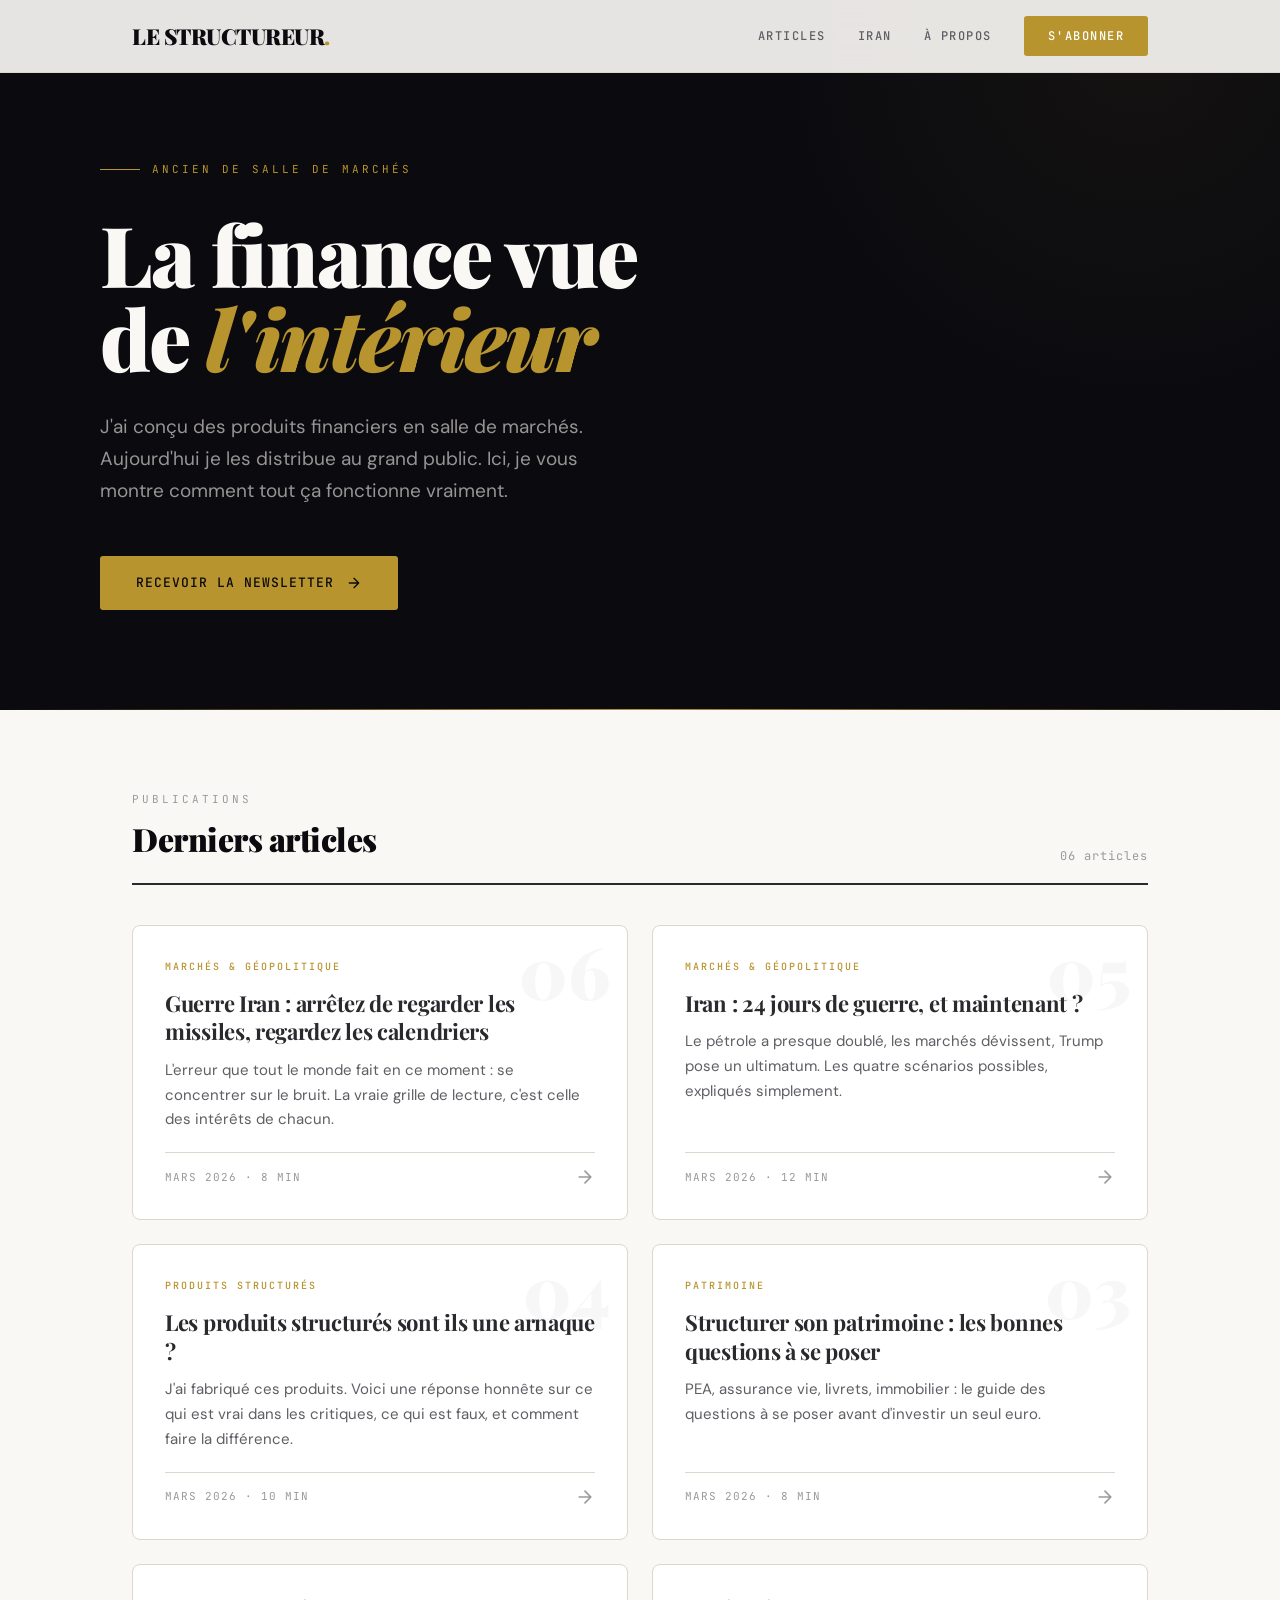
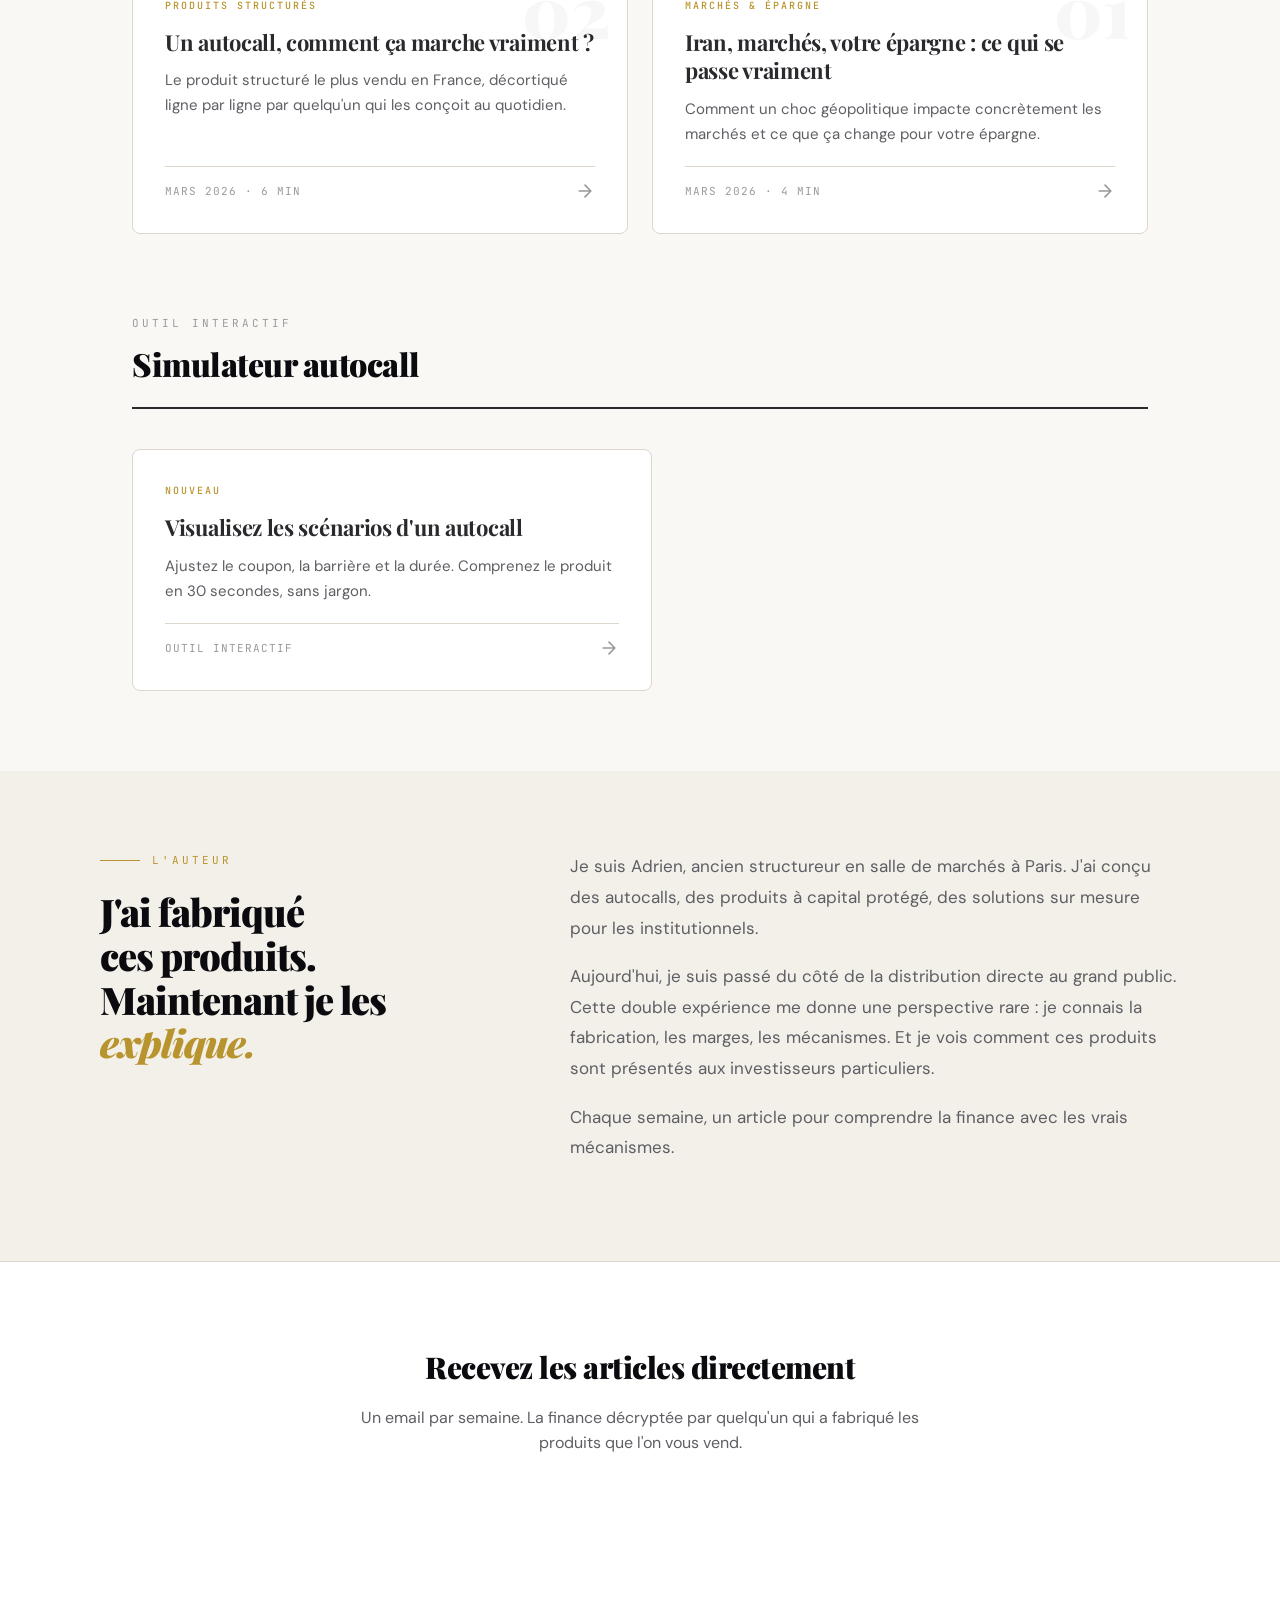
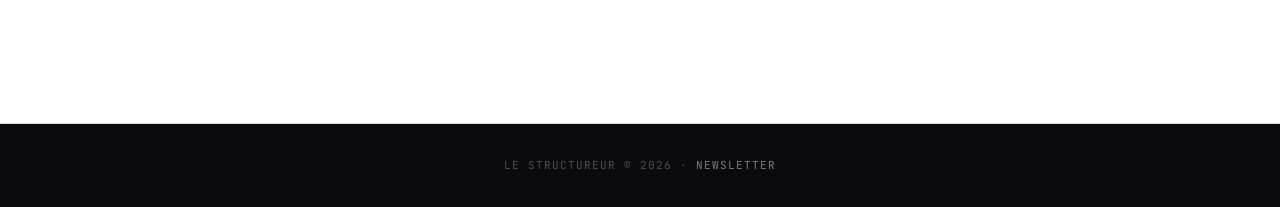
<file: index.html>
<!DOCTYPE html>
<html lang="fr">
<head>
    <meta charset="UTF-8">
    <meta name="viewport" content="width=device-width, initial-scale=1.0">
    <title>Le Structureur | La finance vue de l'intérieur</title>
    <meta name="description" content="Ancien structureur en salle de marchés. Je décrypte la finance et les produits structurés de l'intérieur.">
    <meta property="og:title" content="Le Structureur | La finance vue de l'intérieur">
    <meta property="og:description" content="Produits structurés, marchés, investissement : expliqués par quelqu'un qui les fabrique.">
    <meta property="og:type" content="website">
    <meta property="og:url" content="https://lestructureur.fr">
    <link rel="canonical" href="https://lestructureur.fr/">
    <meta property="og:image" content="https://lestructureur.fr/images/og-image.png">
    <link rel="icon" href="/favicon.svg" type="image/svg+xml">
    <link rel="stylesheet" href="/css/style.css">
    <script type="application/ld+json">
    {
        "@context": "https://schema.org",
        "@type": "WebSite",
        "name": "Le Structureur",
        "url": "https://lestructureur.fr",
        "description": "La finance et les produits structurés expliqués par un ancien de salle de marchés, aujourd'hui dans la distribution au grand public.",
        "author": {
            "@type": "Person",
            "name": "Adrien",
            "jobTitle": "Ancien structureur produits de marchés"
        }
    }
    </script>
    <script defer data-domain="lestructureur.fr" src="https://plausible.io/js/script.js"></script>
</head>
<body>

<div class="progress-bar"></div>

<header class="site-header">
    <div class="header-inner">
        <a href="/" class="site-title">Le Structureur<span>.</span></a>
        <nav class="site-nav">
            <a href="/#articles">Articles</a>
            <a href="/articles/iran/">Iran</a>
            <a href="/a-propos.html">À propos</a>
            <a href="https://lestructureur.substack.com" target="_blank" class="btn-subscribe">S'abonner</a>
        </nav>
    </div>
</header>

<section class="hero">
    <div class="hero-inner">
        <p class="hero-label">Ancien de salle de marchés</p>
        <h1>La finance vue<br>de <em>l'intérieur</em></h1>
        <p class="hero-description">J'ai conçu des produits financiers en salle de marchés. Aujourd'hui je les distribue au grand public. Ici, je vous montre comment tout ça fonctionne vraiment.</p>
        <a href="https://lestructureur.substack.com" target="_blank" class="hero-cta">
            Recevoir la newsletter
            <svg width="16" height="16" xmlns="http://www.w3.org/2000/svg" viewBox="0 0 24 24" fill="none" stroke="currentColor" stroke-width="2" stroke-linecap="round" stroke-linejoin="round"><path d="M5 12h14M12 5l7 7-7 7"/></svg>
        </a>
    </div>
</section>

<section class="articles-section" id="articles">
    <div class="section-header reveal">
        <div>
            <p class="section-label">Publications</p>
            <h2 class="section-title">Derniers articles</h2>
        </div>
        <p class="section-count">06 articles</p>
    </div>
    <div class="articles-grid reveal-stagger">
        <a href="/articles/iran-trump-calendrier/" class="article-card reveal">
            <span class="issue-number">06</span>
            <p class="tag">Marchés &amp; géopolitique</p>
            <h3>Guerre Iran : arrêtez de regarder les missiles, regardez les calendriers</h3>
            <p class="excerpt">L'erreur que tout le monde fait en ce moment : se concentrer sur le bruit. La vraie grille de lecture, c'est celle des intérêts de chacun.</p>
            <p class="meta">
                <span>Mars 2026 · 8 min</span>
                <svg class="read-arrow" width="20" height="20" xmlns="http://www.w3.org/2000/svg" viewBox="0 0 24 24" fill="none" stroke="currentColor" stroke-width="2" stroke-linecap="round" stroke-linejoin="round"><path d="M5 12h14M12 5l7 7-7 7"/></svg>
            </p>
        </a>
        <a href="/articles/iran-scenarios-jour-24/" class="article-card reveal">
            <span class="issue-number">05</span>
            <p class="tag">Marchés &amp; géopolitique</p>
            <h3>Iran : 24 jours de guerre, et maintenant ?</h3>
            <p class="excerpt">Le pétrole a presque doublé, les marchés dévissent, Trump pose un ultimatum. Les quatre scénarios possibles, expliqués simplement.</p>
            <p class="meta">
                <span>Mars 2026 · 12 min</span>
                <svg class="read-arrow" width="20" height="20" xmlns="http://www.w3.org/2000/svg" viewBox="0 0 24 24" fill="none" stroke="currentColor" stroke-width="2" stroke-linecap="round" stroke-linejoin="round"><path d="M5 12h14M12 5l7 7-7 7"/></svg>
            </p>
        </a>
        <a href="/articles/produit-structure-arnaque/" class="article-card reveal">
            <span class="issue-number">04</span>
            <p class="tag">Produits structurés</p>
            <h3>Les produits structurés sont ils une arnaque ?</h3>
            <p class="excerpt">J'ai fabriqué ces produits. Voici une réponse honnête sur ce qui est vrai dans les critiques, ce qui est faux, et comment faire la différence.</p>
            <p class="meta">
                <span>Mars 2026 · 10 min</span>
                <svg class="read-arrow" width="20" height="20" xmlns="http://www.w3.org/2000/svg" viewBox="0 0 24 24" fill="none" stroke="currentColor" stroke-width="2" stroke-linecap="round" stroke-linejoin="round"><path d="M5 12h14M12 5l7 7-7 7"/></svg>
            </p>
        </a>
        <a href="/articles/structurer-son-patrimoine/" class="article-card reveal">
            <span class="issue-number">03</span>
            <p class="tag">Patrimoine</p>
            <h3>Structurer son patrimoine : les bonnes questions à se poser</h3>
            <p class="excerpt">PEA, assurance vie, livrets, immobilier : le guide des questions à se poser avant d'investir un seul euro.</p>
            <p class="meta">
                <span>Mars 2026 · 8 min</span>
                <svg class="read-arrow" width="20" height="20" xmlns="http://www.w3.org/2000/svg" viewBox="0 0 24 24" fill="none" stroke="currentColor" stroke-width="2" stroke-linecap="round" stroke-linejoin="round"><path d="M5 12h14M12 5l7 7-7 7"/></svg>
            </p>
        </a>
        <a href="/articles/autocall-comment-ca-marche/" class="article-card reveal">
            <span class="issue-number">02</span>
            <p class="tag">Produits structurés</p>
            <h3>Un autocall, comment ça marche vraiment ?</h3>
            <p class="excerpt">Le produit structuré le plus vendu en France, décortiqué ligne par ligne par quelqu'un qui les conçoit au quotidien.</p>
            <p class="meta">
                <span>Mars 2026 · 6 min</span>
                <svg class="read-arrow" width="20" height="20" xmlns="http://www.w3.org/2000/svg" viewBox="0 0 24 24" fill="none" stroke="currentColor" stroke-width="2" stroke-linecap="round" stroke-linejoin="round"><path d="M5 12h14M12 5l7 7-7 7"/></svg>
            </p>
        </a>
        <a href="/articles/iran-marches-epargne/" class="article-card reveal">
            <span class="issue-number">01</span>
            <p class="tag">Marchés &amp; épargne</p>
            <h3>Iran, marchés, votre épargne : ce qui se passe vraiment</h3>
            <p class="excerpt">Comment un choc géopolitique impacte concrètement les marchés et ce que ça change pour votre épargne.</p>
            <p class="meta">
                <span>Mars 2026 · 4 min</span>
                <svg class="read-arrow" width="20" height="20" xmlns="http://www.w3.org/2000/svg" viewBox="0 0 24 24" fill="none" stroke="currentColor" stroke-width="2" stroke-linecap="round" stroke-linejoin="round"><path d="M5 12h14M12 5l7 7-7 7"/></svg>
            </p>
        </a>
    </div>
</section>

<section class="articles-section" style="padding-top: 0;">
    <div class="section-header reveal">
        <div>
            <p class="section-label">Outil interactif</p>
            <h2 class="section-title">Simulateur autocall</h2>
        </div>
    </div>
    <a href="/outils/simulateur-autocall/" class="article-card reveal" style="max-width: 520px;">
        <p class="tag">Nouveau</p>
        <h3>Visualisez les scénarios d'un autocall</h3>
        <p class="excerpt">Ajustez le coupon, la barrière et la durée. Comprenez le produit en 30 secondes, sans jargon.</p>
        <p class="meta">
            <span>Outil interactif</span>
            <svg class="read-arrow" width="20" height="20" xmlns="http://www.w3.org/2000/svg" viewBox="0 0 24 24" fill="none" stroke="currentColor" stroke-width="2" stroke-linecap="round" stroke-linejoin="round"><path d="M5 12h14M12 5l7 7-7 7"/></svg>
        </p>
    </a>
</section>

<section class="about-section">
    <div class="about-inner reveal">
        <div>
            <p class="about-label">L'auteur</p>
            <h2>J'ai fabriqué<br>ces produits.<br>Maintenant je les <em>explique.</em></h2>
        </div>
        <div class="about-text">
            <p>Je suis Adrien, ancien structureur en salle de marchés à Paris. J'ai conçu des autocalls, des produits à capital protégé, des solutions sur mesure pour les institutionnels.</p>
            <p>Aujourd'hui, je suis passé du côté de la distribution directe au grand public. Cette double expérience me donne une perspective rare : je connais la fabrication, les marges, les mécanismes. Et je vois comment ces produits sont présentés aux investisseurs particuliers.</p>
            <p>Chaque semaine, un article pour comprendre la finance avec les vrais mécanismes.</p>
        </div>
    </div>
</section>

<section class="newsletter-section">
    <div class="newsletter-inner reveal">
        <h2>Recevez les articles directement</h2>
        <p>Un email par semaine. La finance décryptée par quelqu'un qui a fabriqué les produits que l'on vous vend.</p>
        <iframe src="https://lestructureur.substack.com/embed" width="100%" height="150" style="border:none; background:transparent;" frameborder="0" scrolling="no"></iframe>
    </div>
</section>

<footer class="site-footer">
    <p>Le Structureur © 2026 · <a href="https://lestructureur.substack.com" target="_blank">Newsletter</a></p>
</footer>

<script src="/js/main.js" defer></script>
</body>
</html>
</file>
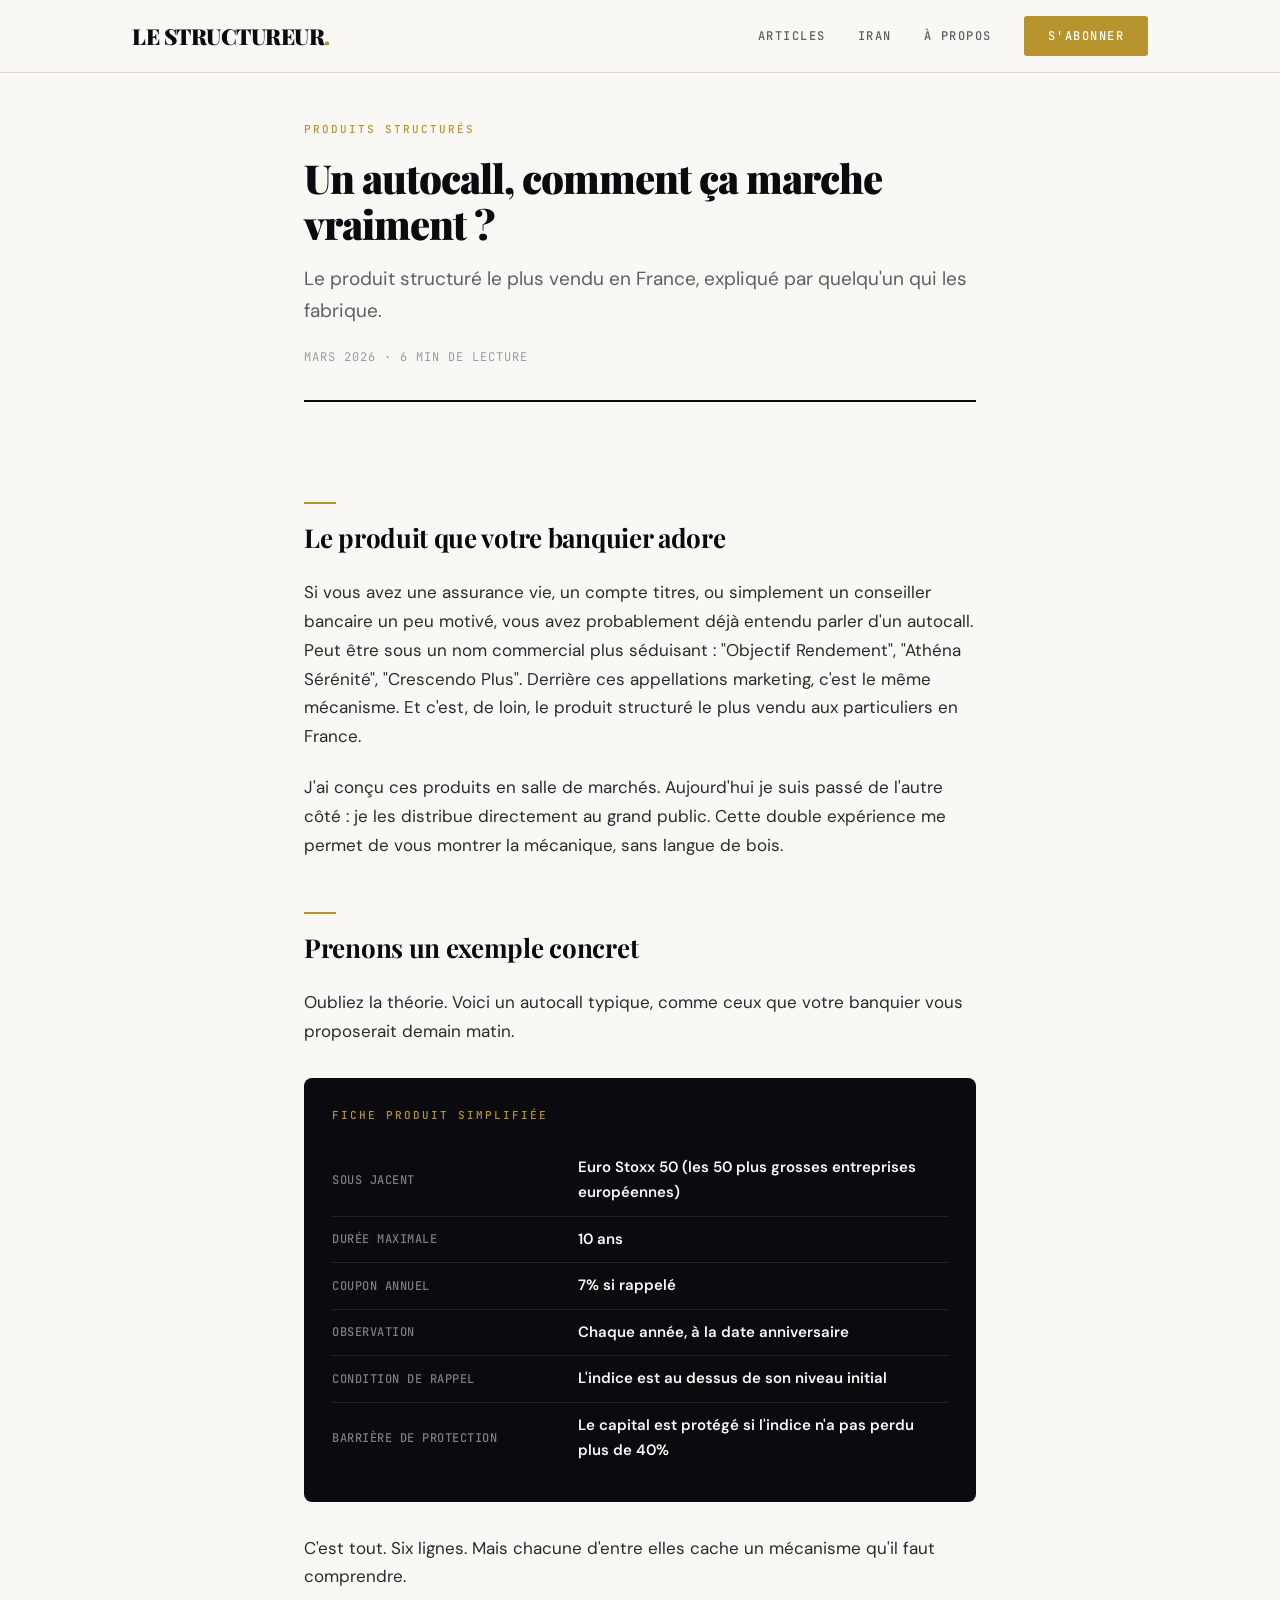
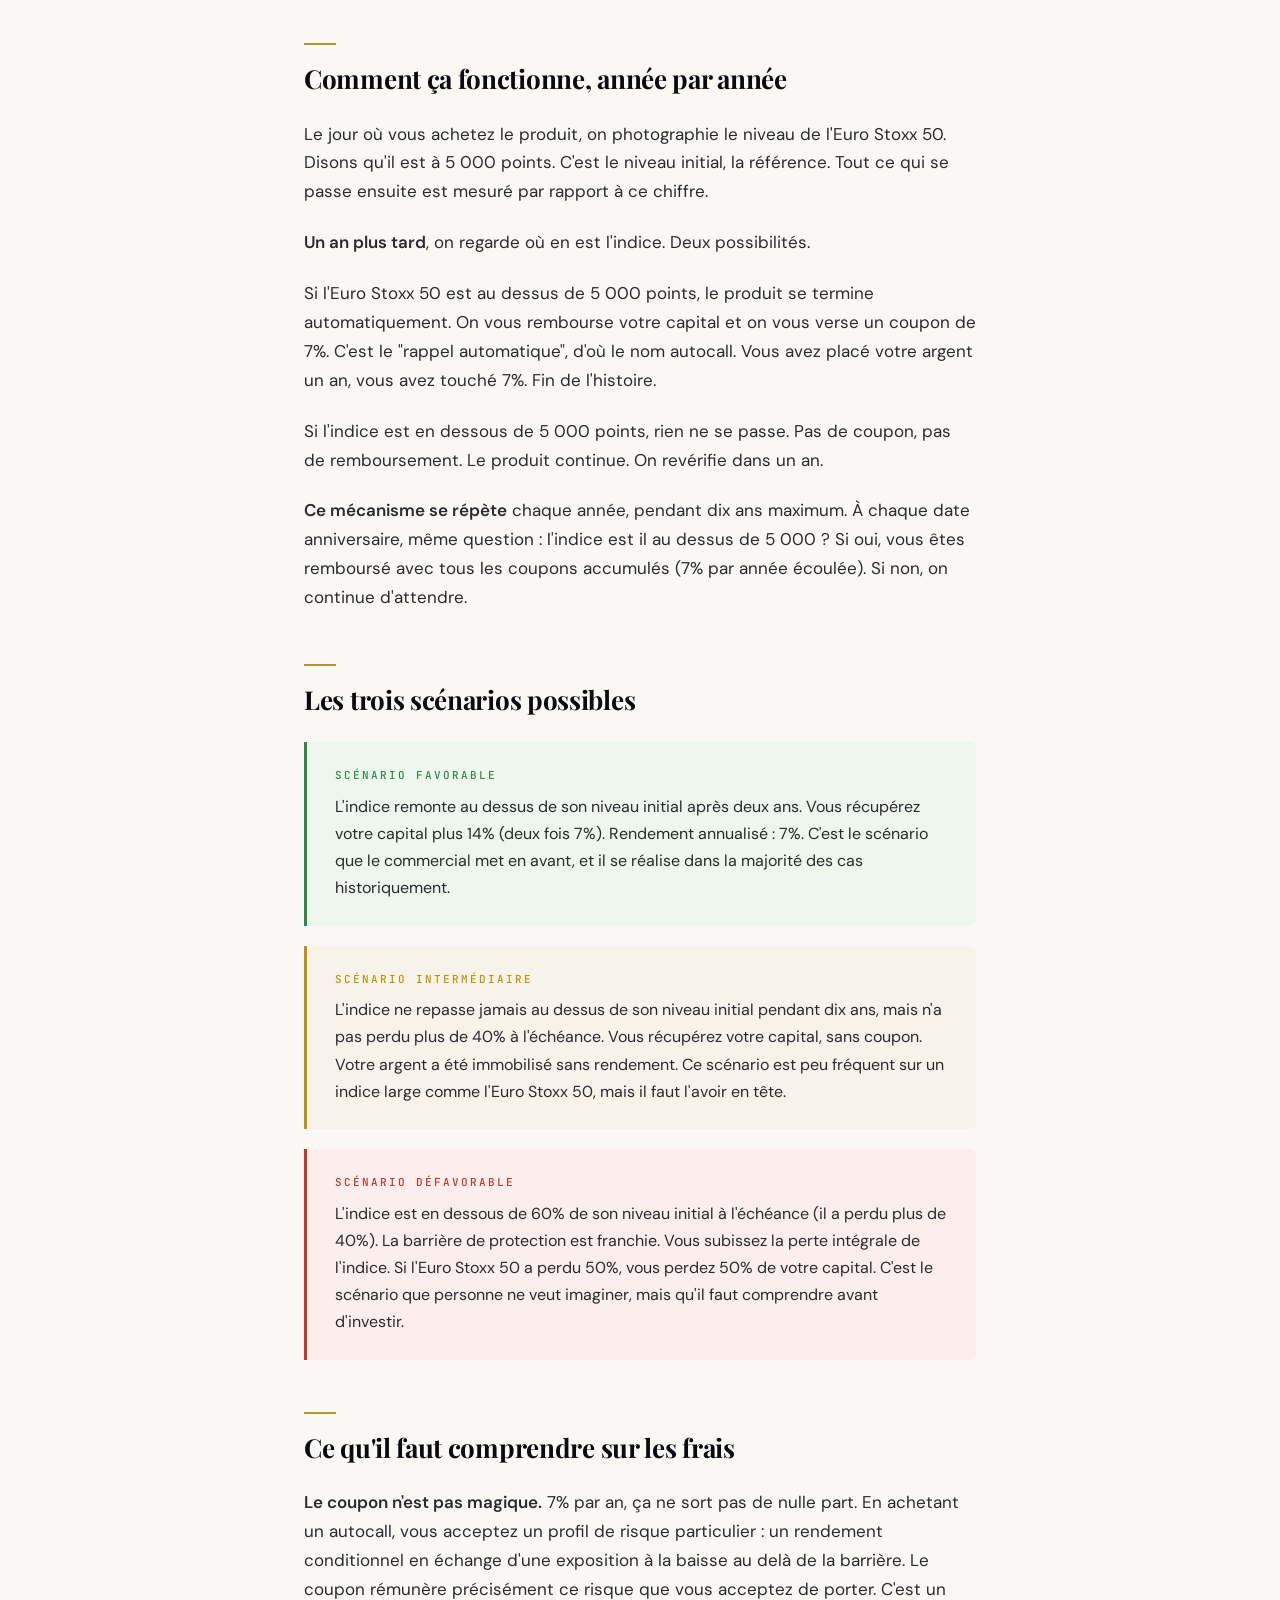
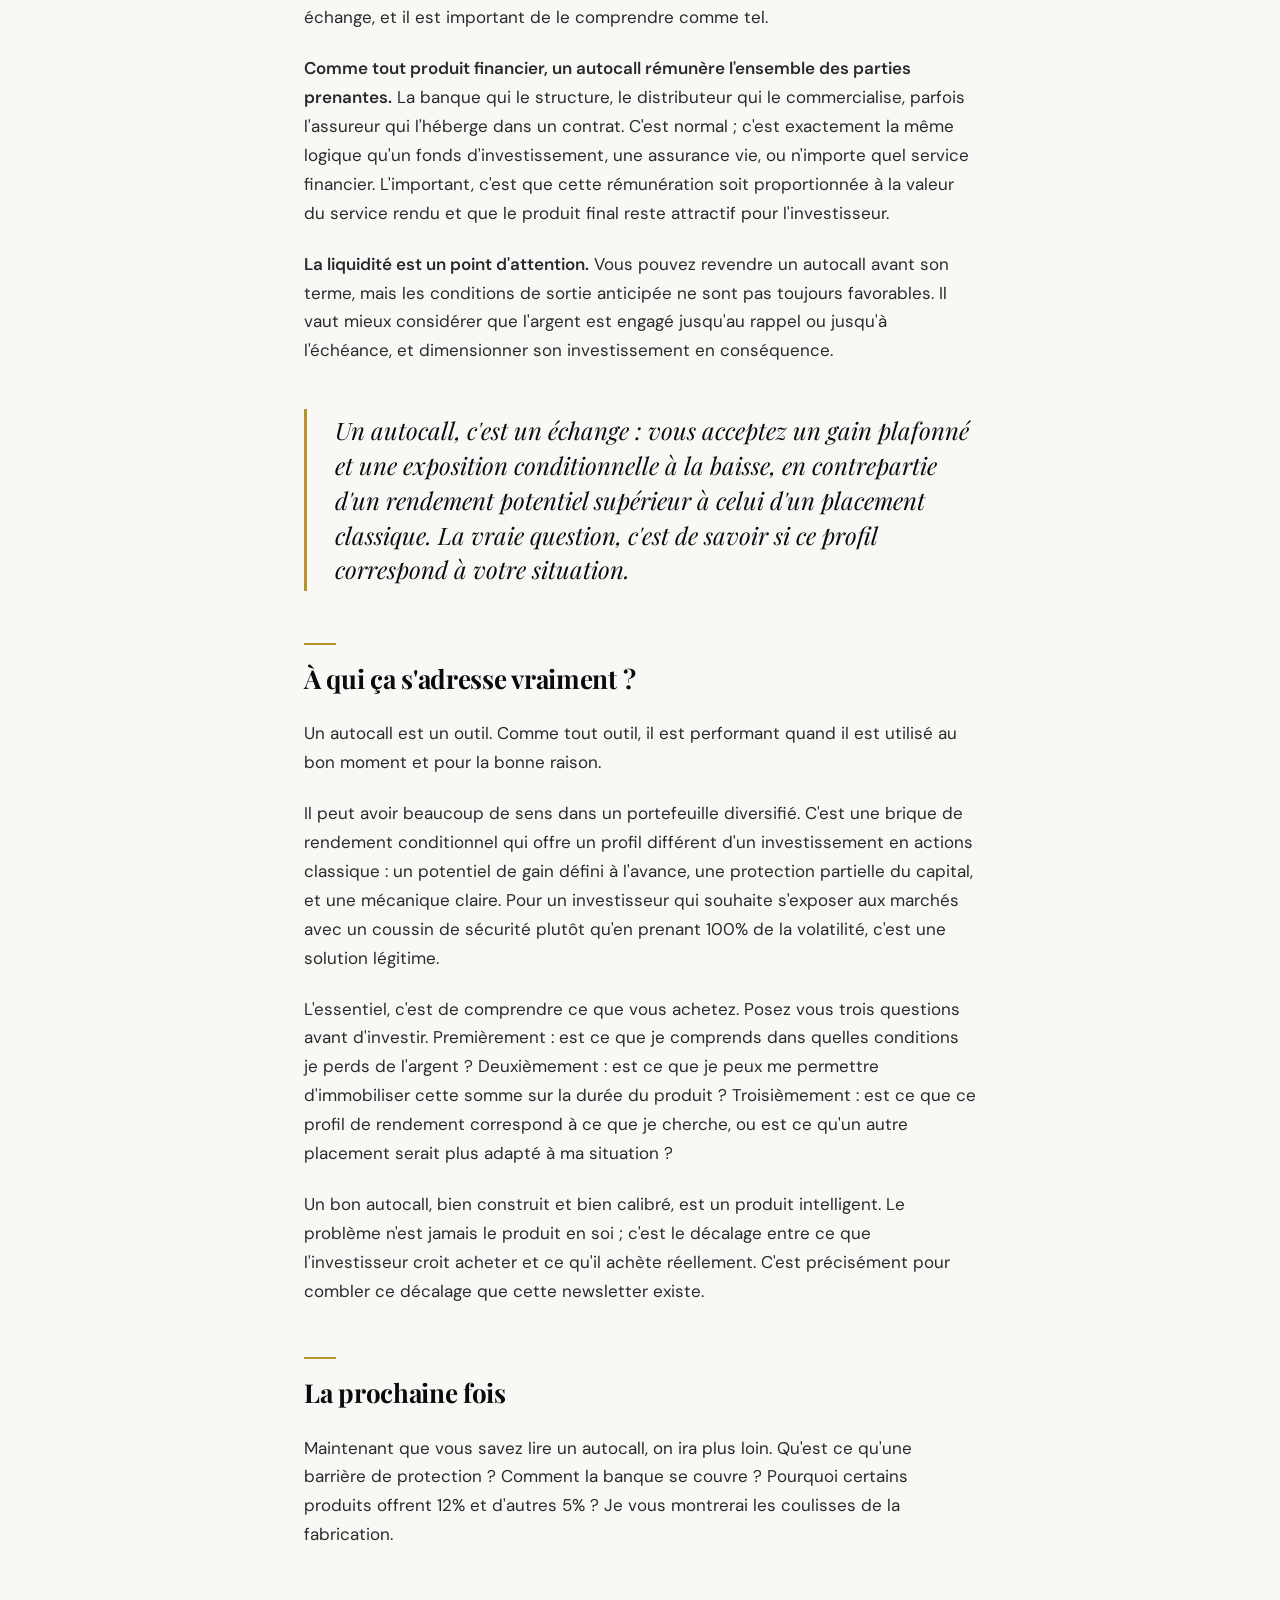
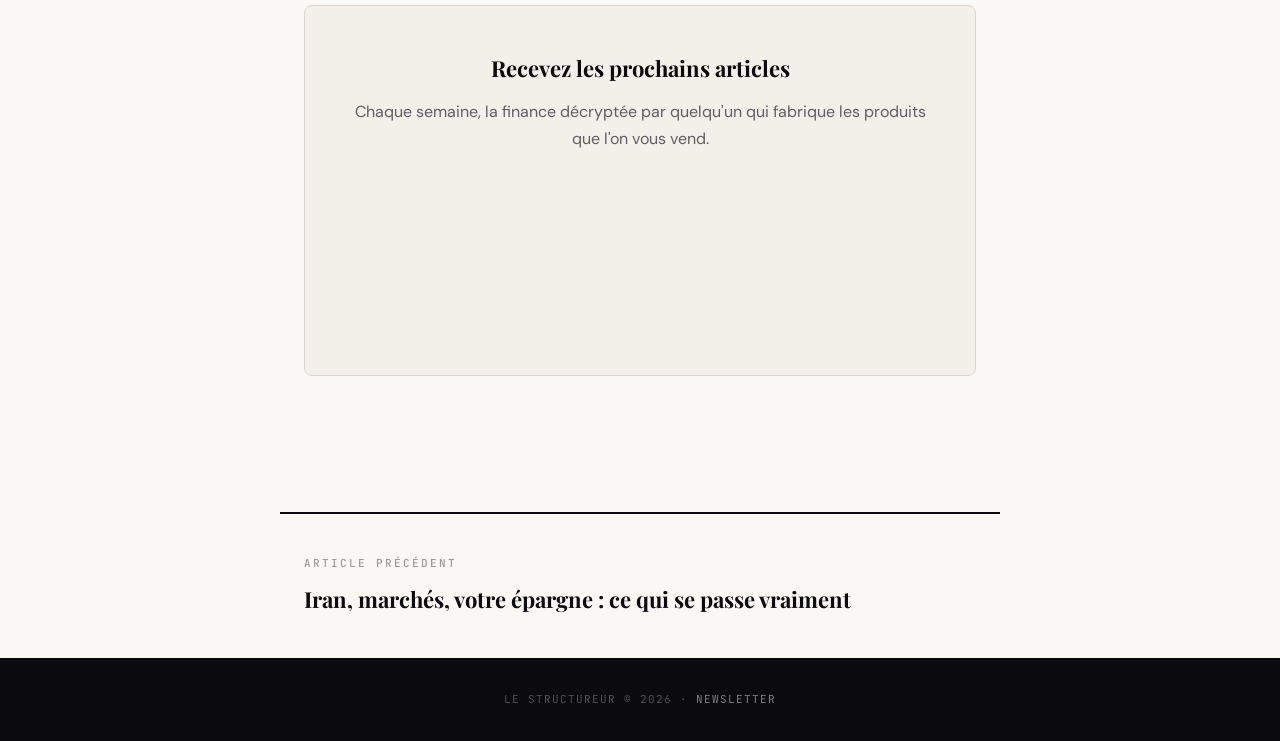
<file: articles/autocall-comment-ca-marche/index.html>
<!DOCTYPE html>
<html lang="fr">
<head>
    <meta charset="UTF-8">
    <meta name="viewport" content="width=device-width, initial-scale=1.0">
    <title>Autocall : comment ça marche vraiment ? | Le Structureur</title>
    <meta name="description" content="Le produit structuré le plus vendu en France, expliqué par un ancien de salle de marchés. Mécanisme, scénarios, frais : tout comprendre avant d'investir.">
    <meta property="og:title" content="Un autocall, comment ça marche vraiment ?">
    <meta property="og:description" content="Le produit structuré le plus vendu en France, décortiqué par quelqu'un qui les fabrique.">
    <meta property="og:type" content="article">
    <link rel="canonical" href="https://lestructureur.fr/articles/autocall-comment-ca-marche/">
    <meta property="og:image" content="https://lestructureur.fr/images/og-image.png">
    <link rel="icon" href="/favicon.svg" type="image/svg+xml">
    <link rel="stylesheet" href="/css/style.css">
    <script type="application/ld+json">
    {
        "@context": "https://schema.org",
        "@type": "Article",
        "headline": "Un autocall, comment ça marche vraiment ?",
        "author": { "@type": "Person", "name": "Adrien" },
        "datePublished": "2026-03-14",
        "publisher": { "@type": "Organization", "name": "Le Structureur" },
        "description": "Le produit structuré le plus vendu en France, expliqué par un ancien de salle de marchés."
    }
    </script>
    <script defer data-domain="lestructureur.fr" src="https://plausible.io/js/script.js"></script>
</head>
<body>

<div class="progress-bar"></div>

<header class="site-header">
    <div class="header-inner">
        <a href="/" class="site-title">Le Structureur<span>.</span></a>
        <nav class="site-nav">
            <a href="/#articles">Articles</a>
            <a href="/articles/iran/">Iran</a>
            <a href="/a-propos.html">À propos</a>
            <a href="https://lestructureur.substack.com" target="_blank" class="btn-subscribe">S'abonner</a>
        </nav>
    </div>
</header>

<div class="article-header">
    <p class="tag">Produits structurés</p>
    <h1>Un autocall, comment ça marche vraiment ?</h1>
    <p class="subtitle">Le produit structuré le plus vendu en France, expliqué par quelqu'un qui les fabrique.</p>
    <p class="meta">Mars 2026 <span class="reading-time">· 6 min de lecture</span></p>
</div>

<div class="article-body">

<h2>Le produit que votre banquier adore</h2>

<p>Si vous avez une assurance vie, un compte titres, ou simplement un conseiller bancaire un peu motivé, vous avez probablement déjà entendu parler d'un autocall. Peut être sous un nom commercial plus séduisant : "Objectif Rendement", "Athéna Sérénité", "Crescendo Plus". Derrière ces appellations marketing, c'est le même mécanisme. Et c'est, de loin, le produit structuré le plus vendu aux particuliers en France.</p>

<p>J'ai conçu ces produits en salle de marchés. Aujourd'hui je suis passé de l'autre côté : je les distribue directement au grand public. Cette double expérience me permet de vous montrer la mécanique, sans langue de bois.</p>

<h2>Prenons un exemple concret</h2>

<p>Oubliez la théorie. Voici un autocall typique, comme ceux que votre banquier vous proposerait demain matin.</p>

<div class="product-card">
    <h3>Fiche produit simplifiée</h3>
    <table>
        <tr><td>Sous jacent</td><td>Euro Stoxx 50 (les 50 plus grosses entreprises européennes)</td></tr>
        <tr><td>Durée maximale</td><td>10 ans</td></tr>
        <tr><td>Coupon annuel</td><td>7% si rappelé</td></tr>
        <tr><td>Observation</td><td>Chaque année, à la date anniversaire</td></tr>
        <tr><td>Condition de rappel</td><td>L'indice est au dessus de son niveau initial</td></tr>
        <tr><td>Barrière de protection</td><td>Le capital est protégé si l'indice n'a pas perdu plus de 40%</td></tr>
    </table>
</div>

<p>C'est tout. Six lignes. Mais chacune d'entre elles cache un mécanisme qu'il faut comprendre.</p>

<h2>Comment ça fonctionne, année par année</h2>

<p>Le jour où vous achetez le produit, on photographie le niveau de l'Euro Stoxx 50. Disons qu'il est à 5 000 points. C'est le niveau initial, la référence. Tout ce qui se passe ensuite est mesuré par rapport à ce chiffre.</p>

<p><strong>Un an plus tard</strong>, on regarde où en est l'indice. Deux possibilités.</p>

<p>Si l'Euro Stoxx 50 est au dessus de 5 000 points, le produit se termine automatiquement. On vous rembourse votre capital et on vous verse un coupon de 7%. C'est le "rappel automatique", d'où le nom autocall. Vous avez placé votre argent un an, vous avez touché 7%. Fin de l'histoire.</p>

<p>Si l'indice est en dessous de 5 000 points, rien ne se passe. Pas de coupon, pas de remboursement. Le produit continue. On revérifie dans un an.</p>

<p><strong>Ce mécanisme se répète</strong> chaque année, pendant dix ans maximum. À chaque date anniversaire, même question : l'indice est il au dessus de 5 000 ? Si oui, vous êtes remboursé avec tous les coupons accumulés (7% par année écoulée). Si non, on continue d'attendre.</p>

<h2>Les trois scénarios possibles</h2>

<div class="scenario-box good">
    <p class="scenario-label">Scénario favorable</p>
    <p>L'indice remonte au dessus de son niveau initial après deux ans. Vous récupérez votre capital plus 14% (deux fois 7%). Rendement annualisé : 7%. C'est le scénario que le commercial met en avant, et il se réalise dans la majorité des cas historiquement.</p>
</div>

<div class="scenario-box neutral">
    <p class="scenario-label">Scénario intermédiaire</p>
    <p>L'indice ne repasse jamais au dessus de son niveau initial pendant dix ans, mais n'a pas perdu plus de 40% à l'échéance. Vous récupérez votre capital, sans coupon. Votre argent a été immobilisé sans rendement. Ce scénario est peu fréquent sur un indice large comme l'Euro Stoxx 50, mais il faut l'avoir en tête.</p>
</div>

<div class="scenario-box bad">
    <p class="scenario-label">Scénario défavorable</p>
    <p>L'indice est en dessous de 60% de son niveau initial à l'échéance (il a perdu plus de 40%). La barrière de protection est franchie. Vous subissez la perte intégrale de l'indice. Si l'Euro Stoxx 50 a perdu 50%, vous perdez 50% de votre capital. C'est le scénario que personne ne veut imaginer, mais qu'il faut comprendre avant d'investir.</p>
</div>

<h2>Ce qu'il faut comprendre sur les frais</h2>

<p><strong>Le coupon n'est pas magique.</strong> 7% par an, ça ne sort pas de nulle part. En achetant un autocall, vous acceptez un profil de risque particulier : un rendement conditionnel en échange d'une exposition à la baisse au delà de la barrière. Le coupon rémunère précisément ce risque que vous acceptez de porter. C'est un échange, et il est important de le comprendre comme tel.</p>

<p><strong>Comme tout produit financier, un autocall rémunère l'ensemble des parties prenantes.</strong> La banque qui le structure, le distributeur qui le commercialise, parfois l'assureur qui l'héberge dans un contrat. C'est normal ; c'est exactement la même logique qu'un fonds d'investissement, une assurance vie, ou n'importe quel service financier. L'important, c'est que cette rémunération soit proportionnée à la valeur du service rendu et que le produit final reste attractif pour l'investisseur.</p>

<p><strong>La liquidité est un point d'attention.</strong> Vous pouvez revendre un autocall avant son terme, mais les conditions de sortie anticipée ne sont pas toujours favorables. Il vaut mieux considérer que l'argent est engagé jusqu'au rappel ou jusqu'à l'échéance, et dimensionner son investissement en conséquence.</p>

<div class="pullquote">
Un autocall, c'est un échange : vous acceptez un gain plafonné et une exposition conditionnelle à la baisse, en contrepartie d'un rendement potentiel supérieur à celui d'un placement classique. La vraie question, c'est de savoir si ce profil correspond à votre situation.
</div>

<h2>À qui ça s'adresse vraiment ?</h2>

<p>Un autocall est un outil. Comme tout outil, il est performant quand il est utilisé au bon moment et pour la bonne raison.</p>

<p>Il peut avoir beaucoup de sens dans un portefeuille diversifié. C'est une brique de rendement conditionnel qui offre un profil différent d'un investissement en actions classique : un potentiel de gain défini à l'avance, une protection partielle du capital, et une mécanique claire. Pour un investisseur qui souhaite s'exposer aux marchés avec un coussin de sécurité plutôt qu'en prenant 100% de la volatilité, c'est une solution légitime.</p>

<p>L'essentiel, c'est de comprendre ce que vous achetez. Posez vous trois questions avant d'investir. Premièrement : est ce que je comprends dans quelles conditions je perds de l'argent ? Deuxièmement : est ce que je peux me permettre d'immobiliser cette somme sur la durée du produit ? Troisièmement : est ce que ce profil de rendement correspond à ce que je cherche, ou est ce qu'un autre placement serait plus adapté à ma situation ?</p>

<p>Un bon autocall, bien construit et bien calibré, est un produit intelligent. Le problème n'est jamais le produit en soi ; c'est le décalage entre ce que l'investisseur croit acheter et ce qu'il achète réellement. C'est précisément pour combler ce décalage que cette newsletter existe.</p>

<h2>La prochaine fois</h2>

<p>Maintenant que vous savez lire un autocall, on ira plus loin. Qu'est ce qu'une barrière de protection ? Comment la banque se couvre ? Pourquoi certains produits offrent 12% et d'autres 5% ? Je vous montrerai les coulisses de la fabrication.</p>

<div class="cta-box">
    <h3>Recevez les prochains articles</h3>
    <p>Chaque semaine, la finance décryptée par quelqu'un qui fabrique les produits que l'on vous vend.</p>
    <iframe src="https://lestructureur.substack.com/embed" width="100%" height="150" style="border:none; background:transparent;" frameborder="0" scrolling="no"></iframe>
</div>

</div>

<div class="article-nav">
    <p>Article précédent</p>
    <a href="/articles/iran-marches-epargne/">Iran, marchés, votre épargne : ce qui se passe vraiment</a>
</div>

<footer class="site-footer">
    <p>Le Structureur © 2026 · <a href="https://lestructureur.substack.com" target="_blank">Newsletter</a></p>
</footer>

<script src="/js/main.js" defer></script>
</body>
</html>
</file>
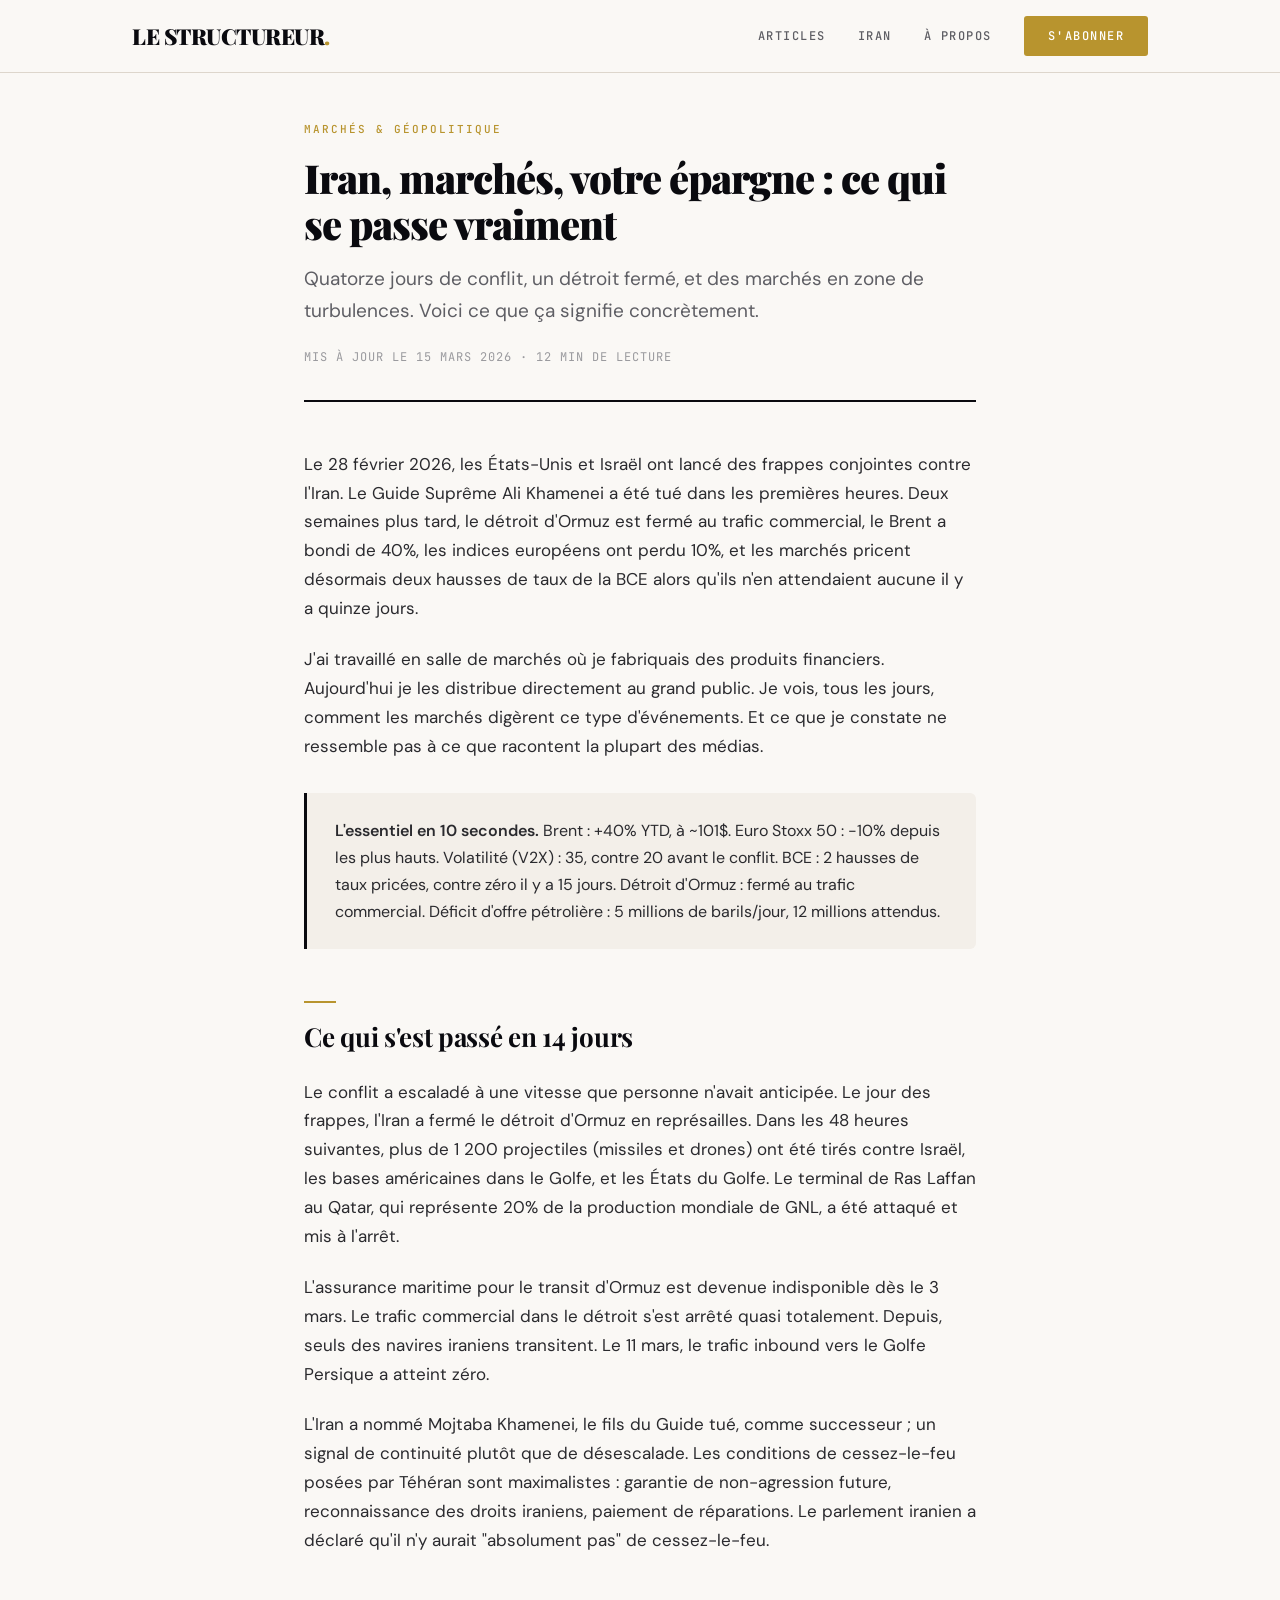
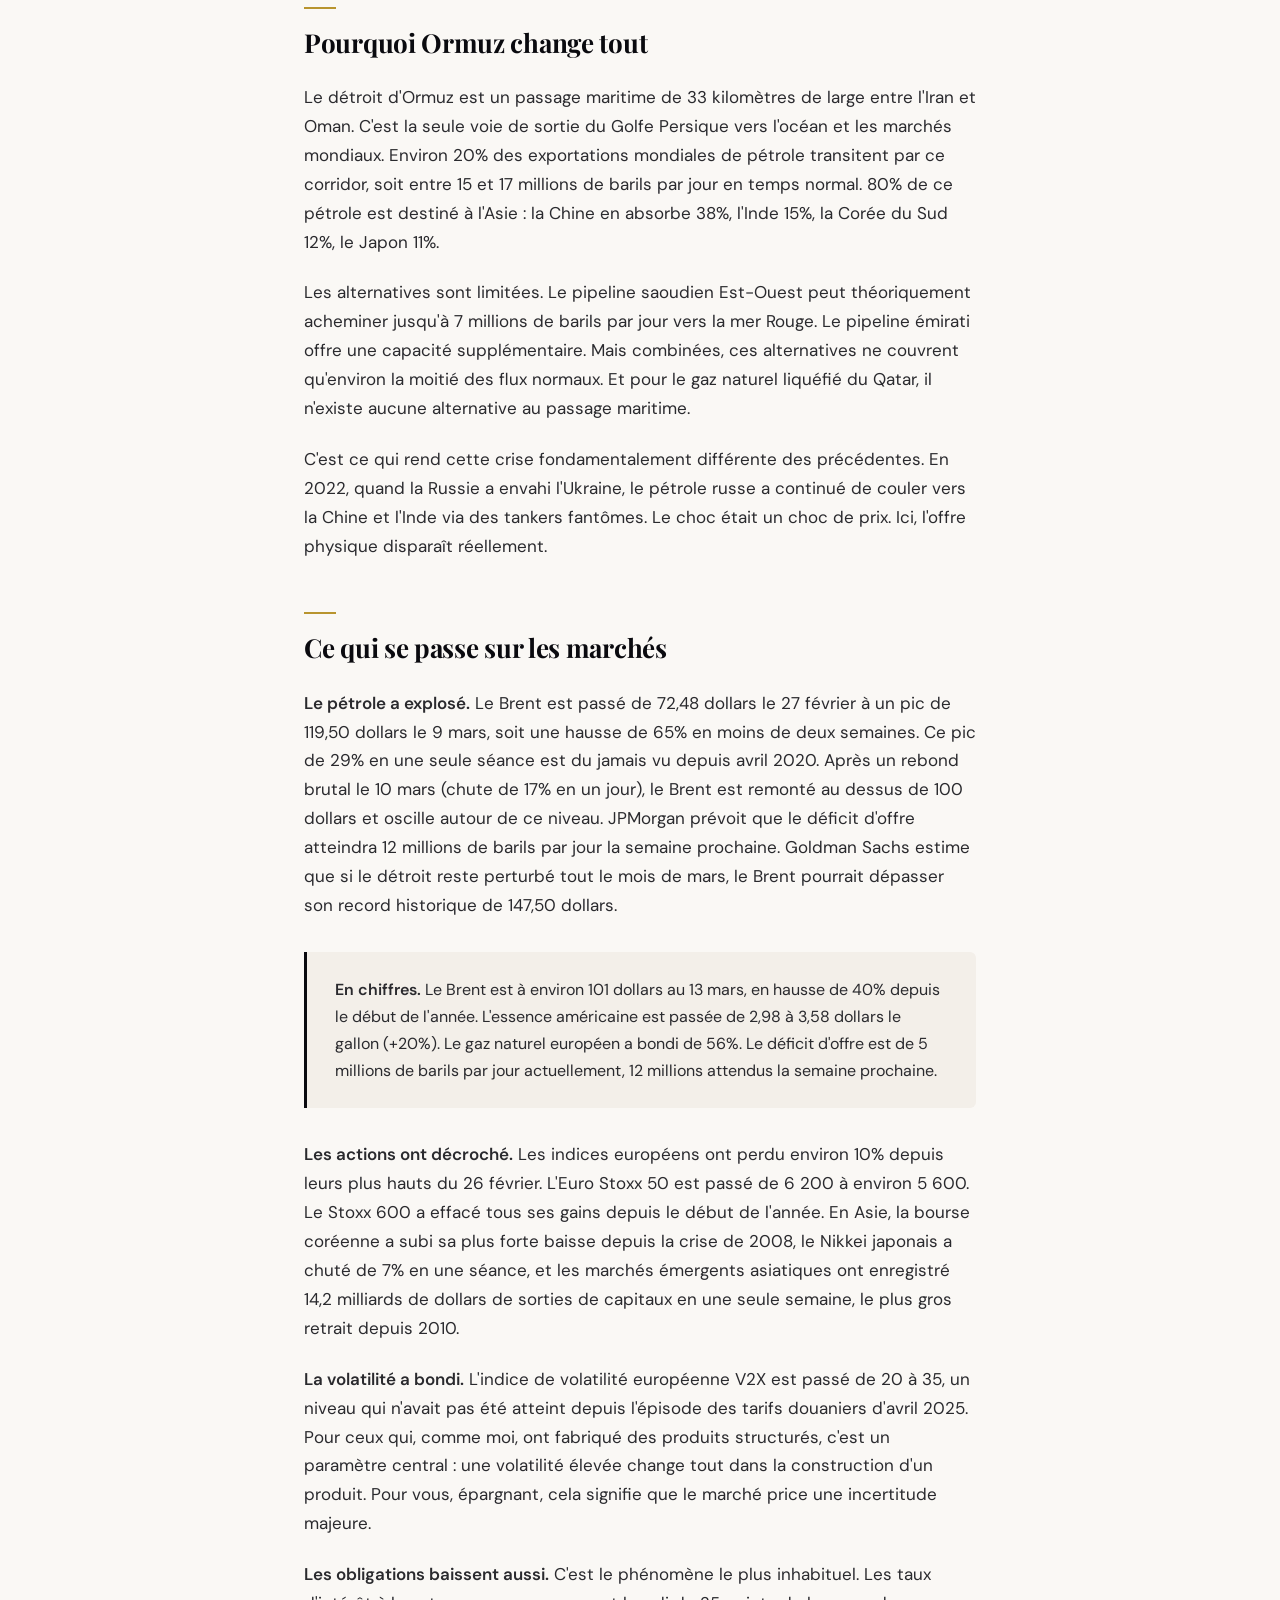
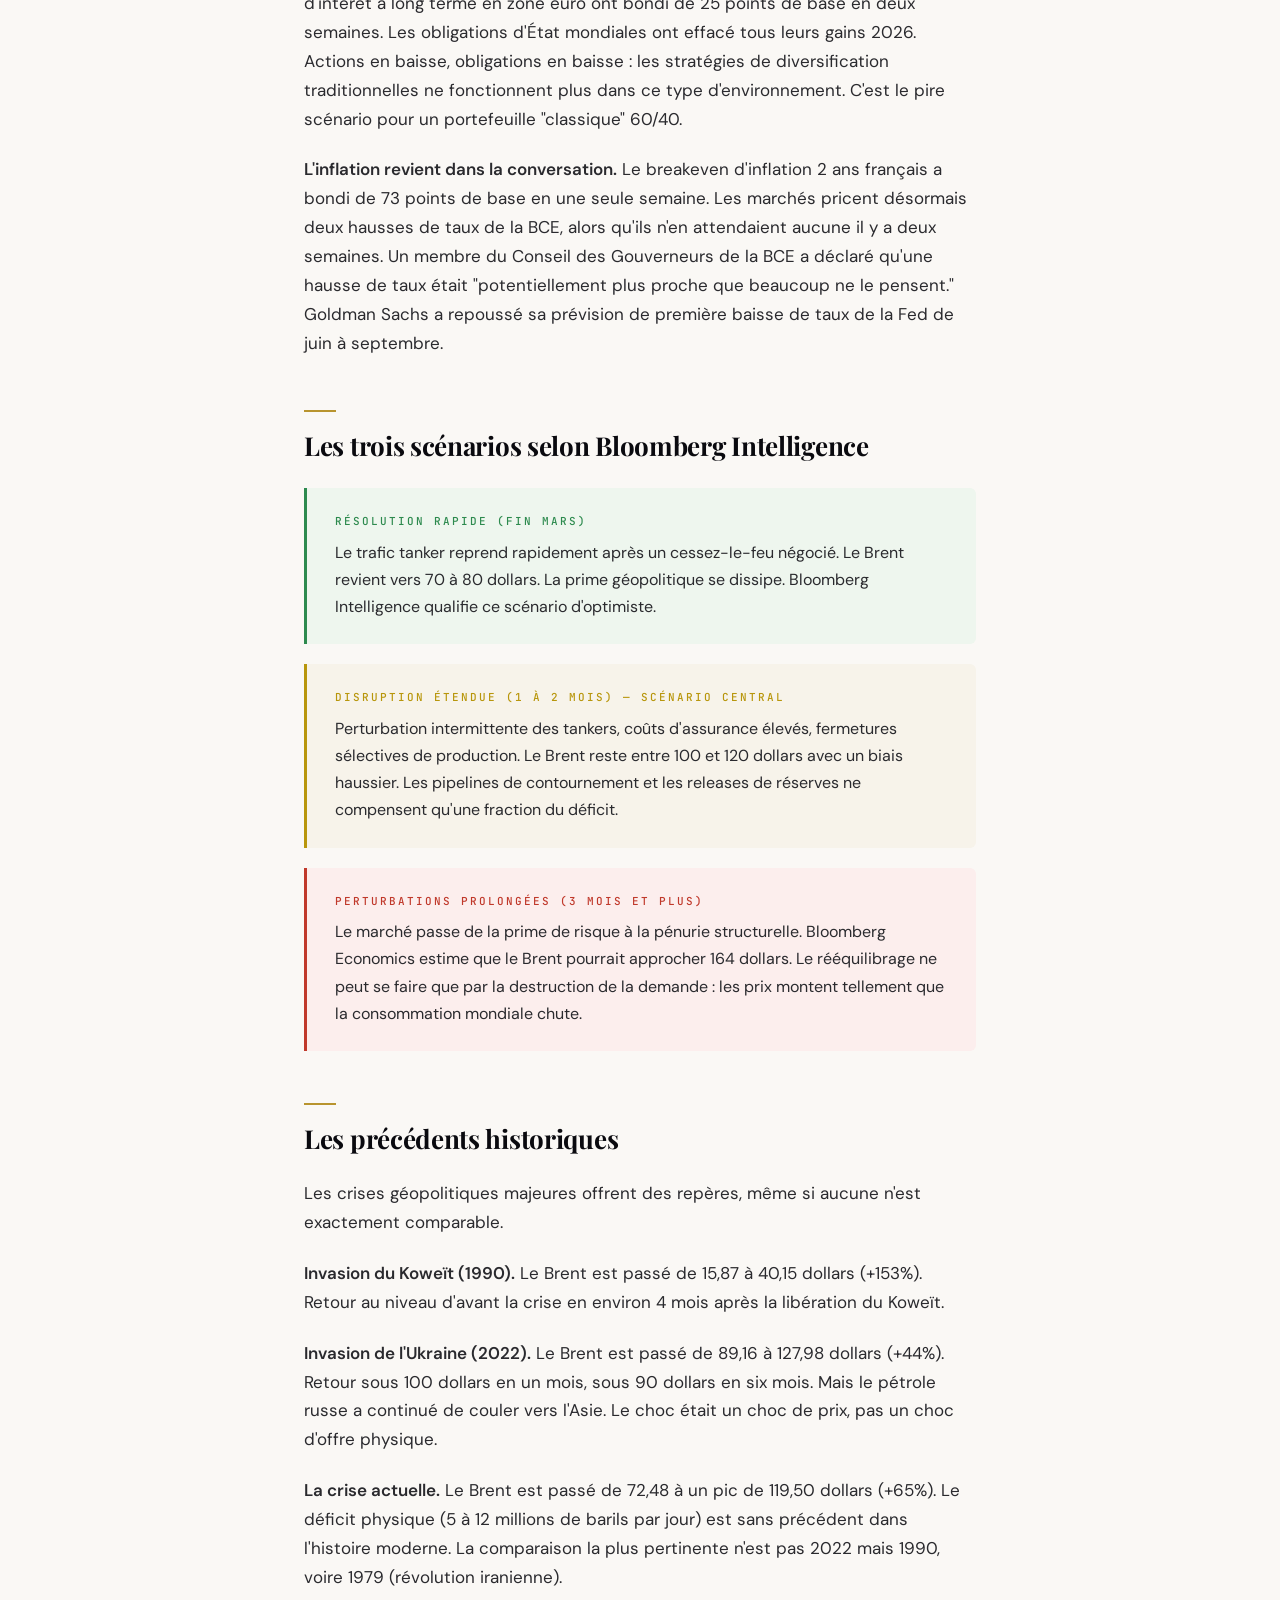
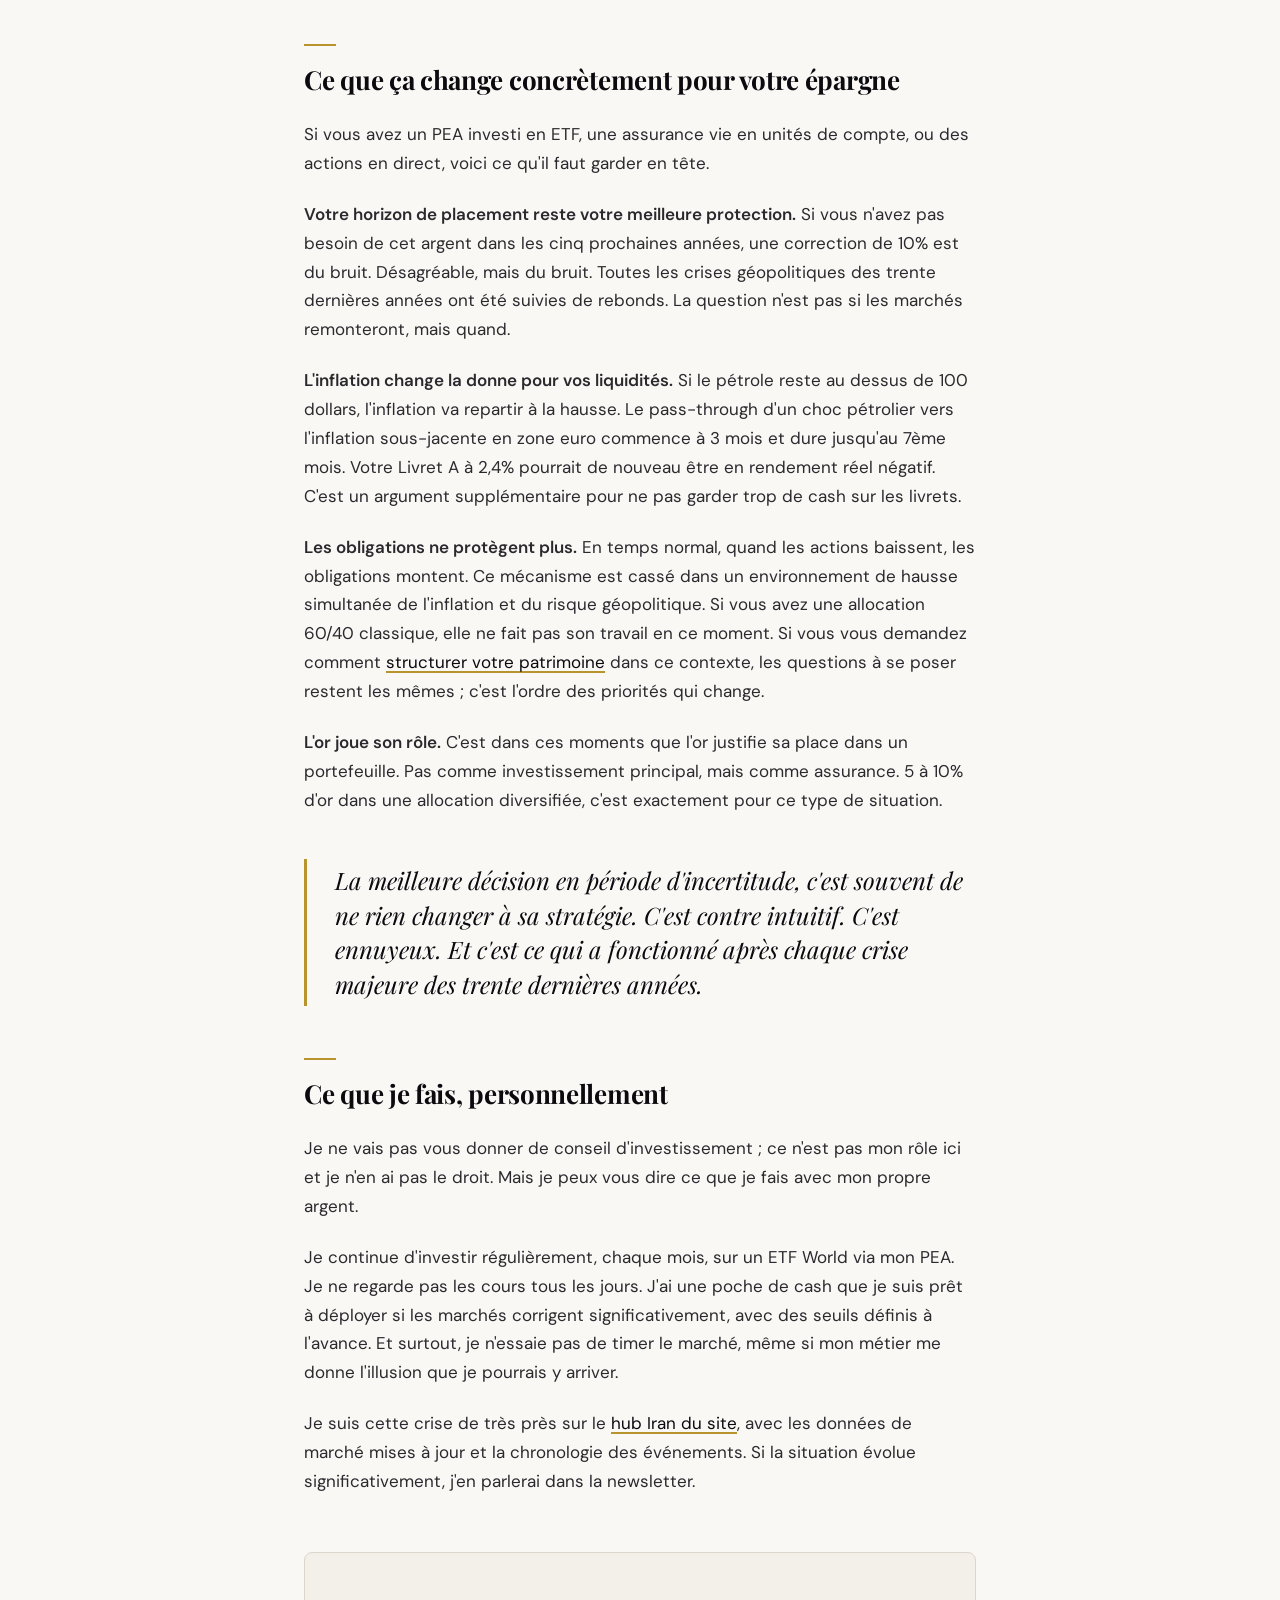
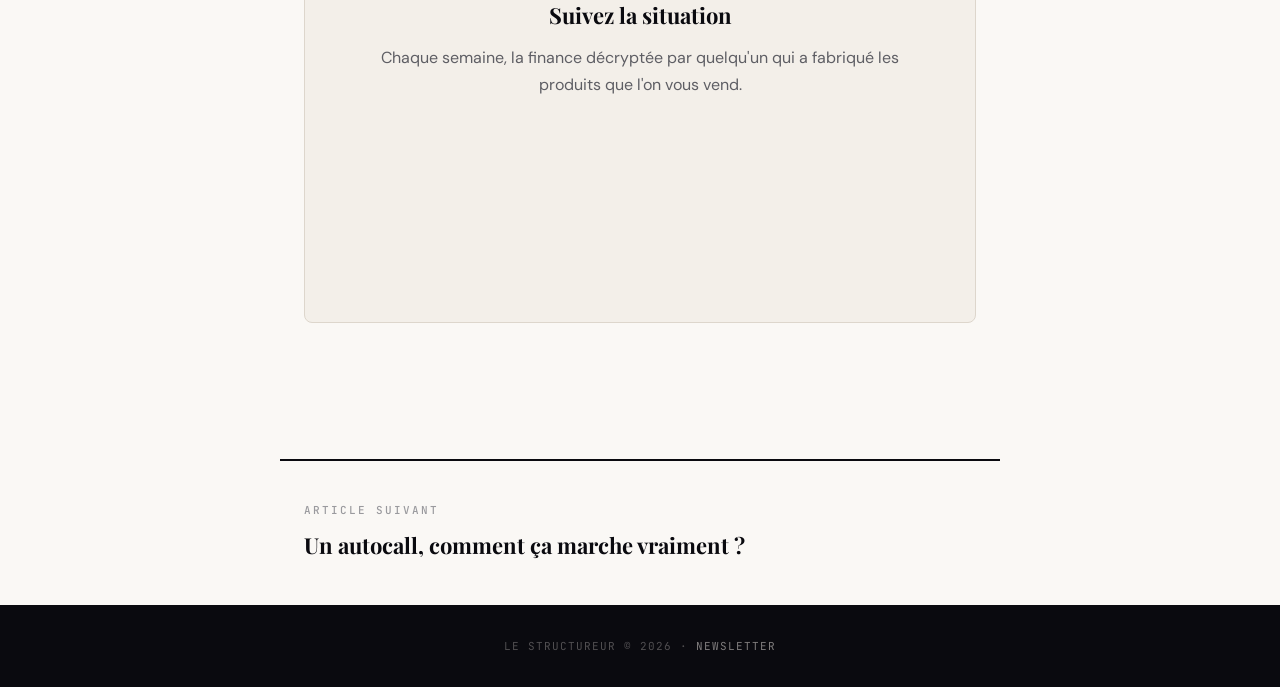
<file: articles/iran-marches-epargne/index.html>
<!DOCTYPE html>
<html lang="fr">
<head>
    <meta charset="UTF-8">
    <meta name="viewport" content="width=device-width, initial-scale=1.0">
    <title>Iran et votre épargne : ce qui se passe | Le Structureur</title>
    <meta name="description" content="Pétrole à 100$, indices en baisse de 10%, la BCE qui reprice des hausses de taux. Décryptage et impact sur votre épargne.">
    <meta property="og:title" content="Iran, marchés, votre épargne : ce qui se passe vraiment">
    <meta property="og:description" content="Analyse complète de la crise iranienne et de son impact sur les marchés. Pétrole, indices, volatilité : ce que ça change pour votre épargne.">
    <meta property="og:type" content="article">
    <link rel="canonical" href="https://lestructureur.fr/articles/iran-marches-epargne/">
    <meta property="og:image" content="https://lestructureur.fr/images/og-image.png">
    <link rel="icon" href="/favicon.svg" type="image/svg+xml">
    <link rel="stylesheet" href="/css/style.css">
    <script type="application/ld+json">
    {
        "@context": "https://schema.org",
        "@type": "Article",
        "headline": "Iran : 14 jours de crise, +40% sur le pétrole, et votre épargne",
        "author": { "@type": "Person", "name": "Adrien" },
        "datePublished": "2026-03-14",
        "dateModified": "2026-03-15",
        "publisher": { "@type": "Organization", "name": "Le Structureur" },
        "description": "Analyse complète de la crise iranienne et de son impact sur les marchés financiers."
    }
    </script>
    <script defer data-domain="lestructureur.fr" src="https://plausible.io/js/script.js"></script>
</head>
<body>

<div class="progress-bar"></div>

<header class="site-header">
    <div class="header-inner">
        <a href="/" class="site-title">Le Structureur<span>.</span></a>
        <nav class="site-nav">
            <a href="/#articles">Articles</a>
            <a href="/articles/iran/">Iran</a>
            <a href="/a-propos.html">À propos</a>
            <a href="https://lestructureur.substack.com" target="_blank" class="btn-subscribe">S'abonner</a>
        </nav>
    </div>
</header>

<div class="article-header">
    <p class="tag">Marchés &amp; géopolitique</p>
    <h1>Iran, marchés, votre épargne : ce qui se passe vraiment</h1>
    <p class="subtitle">Quatorze jours de conflit, un détroit fermé, et des marchés en zone de turbulences. Voici ce que ça signifie concrètement.</p>
    <p class="meta">Mis à jour le 15 mars 2026 <span class="reading-time">· 12 min de lecture</span></p>
</div>

<div class="article-body">

<p>Le 28 février 2026, les États-Unis et Israël ont lancé des frappes conjointes contre l'Iran. Le Guide Suprême Ali Khamenei a été tué dans les premières heures. Deux semaines plus tard, le détroit d'Ormuz est fermé au trafic commercial, le Brent a bondi de 40%, les indices européens ont perdu 10%, et les marchés pricent désormais deux hausses de taux de la BCE alors qu'ils n'en attendaient aucune il y a quinze jours.</p>

<p>J'ai travaillé en salle de marchés où je fabriquais des produits financiers. Aujourd'hui je les distribue directement au grand public. Je vois, tous les jours, comment les marchés digèrent ce type d'événements. Et ce que je constate ne ressemble pas à ce que racontent la plupart des médias.</p>

<div class="highlight-box">
<p><span class="key-point">L'essentiel en 10 secondes.</span> Brent : +40% YTD, à ~101$. Euro Stoxx 50 : -10% depuis les plus hauts. Volatilité (V2X) : 35, contre 20 avant le conflit. BCE : 2 hausses de taux pricées, contre zéro il y a 15 jours. Détroit d'Ormuz : fermé au trafic commercial. Déficit d'offre pétrolière : 5 millions de barils/jour, 12 millions attendus.</p>
</div>

<h2>Ce qui s'est passé en 14 jours</h2>

<p>Le conflit a escaladé à une vitesse que personne n'avait anticipée. Le jour des frappes, l'Iran a fermé le détroit d'Ormuz en représailles. Dans les 48 heures suivantes, plus de 1 200 projectiles (missiles et drones) ont été tirés contre Israël, les bases américaines dans le Golfe, et les États du Golfe. Le terminal de Ras Laffan au Qatar, qui représente 20% de la production mondiale de GNL, a été attaqué et mis à l'arrêt.</p>

<p>L'assurance maritime pour le transit d'Ormuz est devenue indisponible dès le 3 mars. Le trafic commercial dans le détroit s'est arrêté quasi totalement. Depuis, seuls des navires iraniens transitent. Le 11 mars, le trafic inbound vers le Golfe Persique a atteint zéro.</p>

<p>L'Iran a nommé Mojtaba Khamenei, le fils du Guide tué, comme successeur ; un signal de continuité plutôt que de désescalade. Les conditions de cessez-le-feu posées par Téhéran sont maximalistes : garantie de non-agression future, reconnaissance des droits iraniens, paiement de réparations. Le parlement iranien a déclaré qu'il n'y aurait "absolument pas" de cessez-le-feu.</p>

<h2>Pourquoi Ormuz change tout</h2>

<p>Le détroit d'Ormuz est un passage maritime de 33 kilomètres de large entre l'Iran et Oman. C'est la seule voie de sortie du Golfe Persique vers l'océan et les marchés mondiaux. Environ 20% des exportations mondiales de pétrole transitent par ce corridor, soit entre 15 et 17 millions de barils par jour en temps normal. 80% de ce pétrole est destiné à l'Asie : la Chine en absorbe 38%, l'Inde 15%, la Corée du Sud 12%, le Japon 11%.</p>

<p>Les alternatives sont limitées. Le pipeline saoudien Est-Ouest peut théoriquement acheminer jusqu'à 7 millions de barils par jour vers la mer Rouge. Le pipeline émirati offre une capacité supplémentaire. Mais combinées, ces alternatives ne couvrent qu'environ la moitié des flux normaux. Et pour le gaz naturel liquéfié du Qatar, il n'existe aucune alternative au passage maritime.</p>

<p>C'est ce qui rend cette crise fondamentalement différente des précédentes. En 2022, quand la Russie a envahi l'Ukraine, le pétrole russe a continué de couler vers la Chine et l'Inde via des tankers fantômes. Le choc était un choc de prix. Ici, l'offre physique disparaît réellement.</p>

<h2>Ce qui se passe sur les marchés</h2>

<p><strong>Le pétrole a explosé.</strong> Le Brent est passé de 72,48 dollars le 27 février à un pic de 119,50 dollars le 9 mars, soit une hausse de 65% en moins de deux semaines. Ce pic de 29% en une seule séance est du jamais vu depuis avril 2020. Après un rebond brutal le 10 mars (chute de 17% en un jour), le Brent est remonté au dessus de 100 dollars et oscille autour de ce niveau. JPMorgan prévoit que le déficit d'offre atteindra 12 millions de barils par jour la semaine prochaine. Goldman Sachs estime que si le détroit reste perturbé tout le mois de mars, le Brent pourrait dépasser son record historique de 147,50 dollars.</p>

<div class="highlight-box">
<p><span class="key-point">En chiffres.</span> Le Brent est à environ 101 dollars au 13 mars, en hausse de 40% depuis le début de l'année. L'essence américaine est passée de 2,98 à 3,58 dollars le gallon (+20%). Le gaz naturel européen a bondi de 56%. Le déficit d'offre est de 5 millions de barils par jour actuellement, 12 millions attendus la semaine prochaine.</p>
</div>

<p><strong>Les actions ont décroché.</strong> Les indices européens ont perdu environ 10% depuis leurs plus hauts du 26 février. L'Euro Stoxx 50 est passé de 6 200 à environ 5 600. Le Stoxx 600 a effacé tous ses gains depuis le début de l'année. En Asie, la bourse coréenne a subi sa plus forte baisse depuis la crise de 2008, le Nikkei japonais a chuté de 7% en une séance, et les marchés émergents asiatiques ont enregistré 14,2 milliards de dollars de sorties de capitaux en une seule semaine, le plus gros retrait depuis 2010.</p>

<p><strong>La volatilité a bondi.</strong> L'indice de volatilité européenne V2X est passé de 20 à 35, un niveau qui n'avait pas été atteint depuis l'épisode des tarifs douaniers d'avril 2025. Pour ceux qui, comme moi, ont fabriqué des produits structurés, c'est un paramètre central : une volatilité élevée change tout dans la construction d'un produit. Pour vous, épargnant, cela signifie que le marché price une incertitude majeure.</p>

<p><strong>Les obligations baissent aussi.</strong> C'est le phénomène le plus inhabituel. Les taux d'intérêt à long terme en zone euro ont bondi de 25 points de base en deux semaines. Les obligations d'État mondiales ont effacé tous leurs gains 2026. Actions en baisse, obligations en baisse : les stratégies de diversification traditionnelles ne fonctionnent plus dans ce type d'environnement. C'est le pire scénario pour un portefeuille "classique" 60/40.</p>

<p><strong>L'inflation revient dans la conversation.</strong> Le breakeven d'inflation 2 ans français a bondi de 73 points de base en une seule semaine. Les marchés pricent désormais deux hausses de taux de la BCE, alors qu'ils n'en attendaient aucune il y a deux semaines. Un membre du Conseil des Gouverneurs de la BCE a déclaré qu'une hausse de taux était "potentiellement plus proche que beaucoup ne le pensent." Goldman Sachs a repoussé sa prévision de première baisse de taux de la Fed de juin à septembre.</p>

<h2>Les trois scénarios selon Bloomberg Intelligence</h2>

<div class="scenario-box good">
    <p class="scenario-label">Résolution rapide (fin mars)</p>
    <p>Le trafic tanker reprend rapidement après un cessez-le-feu négocié. Le Brent revient vers 70 à 80 dollars. La prime géopolitique se dissipe. Bloomberg Intelligence qualifie ce scénario d'optimiste.</p>
</div>

<div class="scenario-box neutral">
    <p class="scenario-label">Disruption étendue (1 à 2 mois) — scénario central</p>
    <p>Perturbation intermittente des tankers, coûts d'assurance élevés, fermetures sélectives de production. Le Brent reste entre 100 et 120 dollars avec un biais haussier. Les pipelines de contournement et les releases de réserves ne compensent qu'une fraction du déficit.</p>
</div>

<div class="scenario-box bad">
    <p class="scenario-label">Perturbations prolongées (3 mois et plus)</p>
    <p>Le marché passe de la prime de risque à la pénurie structurelle. Bloomberg Economics estime que le Brent pourrait approcher 164 dollars. Le rééquilibrage ne peut se faire que par la destruction de la demande : les prix montent tellement que la consommation mondiale chute.</p>
</div>

<h2>Les précédents historiques</h2>

<p>Les crises géopolitiques majeures offrent des repères, même si aucune n'est exactement comparable.</p>

<p><strong>Invasion du Koweït (1990).</strong> Le Brent est passé de 15,87 à 40,15 dollars (+153%). Retour au niveau d'avant la crise en environ 4 mois après la libération du Koweït.</p>

<p><strong>Invasion de l'Ukraine (2022).</strong> Le Brent est passé de 89,16 à 127,98 dollars (+44%). Retour sous 100 dollars en un mois, sous 90 dollars en six mois. Mais le pétrole russe a continué de couler vers l'Asie. Le choc était un choc de prix, pas un choc d'offre physique.</p>

<p><strong>La crise actuelle.</strong> Le Brent est passé de 72,48 à un pic de 119,50 dollars (+65%). Le déficit physique (5 à 12 millions de barils par jour) est sans précédent dans l'histoire moderne. La comparaison la plus pertinente n'est pas 2022 mais 1990, voire 1979 (révolution iranienne).</p>

<h2>Ce que ça change concrètement pour votre épargne</h2>

<p>Si vous avez un PEA investi en ETF, une assurance vie en unités de compte, ou des actions en direct, voici ce qu'il faut garder en tête.</p>

<p><strong>Votre horizon de placement reste votre meilleure protection.</strong> Si vous n'avez pas besoin de cet argent dans les cinq prochaines années, une correction de 10% est du bruit. Désagréable, mais du bruit. Toutes les crises géopolitiques des trente dernières années ont été suivies de rebonds. La question n'est pas si les marchés remonteront, mais quand.</p>

<p><strong>L'inflation change la donne pour vos liquidités.</strong> Si le pétrole reste au dessus de 100 dollars, l'inflation va repartir à la hausse. Le pass-through d'un choc pétrolier vers l'inflation sous-jacente en zone euro commence à 3 mois et dure jusqu'au 7ème mois. Votre Livret A à 2,4% pourrait de nouveau être en rendement réel négatif. C'est un argument supplémentaire pour ne pas garder trop de cash sur les livrets.</p>

<p><strong>Les obligations ne protègent plus.</strong> En temps normal, quand les actions baissent, les obligations montent. Ce mécanisme est cassé dans un environnement de hausse simultanée de l'inflation et du risque géopolitique. Si vous avez une allocation 60/40 classique, elle ne fait pas son travail en ce moment. Si vous vous demandez comment <a href="/articles/structurer-son-patrimoine/">structurer votre patrimoine</a> dans ce contexte, les questions à se poser restent les mêmes ; c'est l'ordre des priorités qui change.</p>

<p><strong>L'or joue son rôle.</strong> C'est dans ces moments que l'or justifie sa place dans un portefeuille. Pas comme investissement principal, mais comme assurance. 5 à 10% d'or dans une allocation diversifiée, c'est exactement pour ce type de situation.</p>

<div class="pullquote">
La meilleure décision en période d'incertitude, c'est souvent de ne rien changer à sa stratégie. C'est contre intuitif. C'est ennuyeux. Et c'est ce qui a fonctionné après chaque crise majeure des trente dernières années.
</div>

<h2>Ce que je fais, personnellement</h2>

<p>Je ne vais pas vous donner de conseil d'investissement ; ce n'est pas mon rôle ici et je n'en ai pas le droit. Mais je peux vous dire ce que je fais avec mon propre argent.</p>

<p>Je continue d'investir régulièrement, chaque mois, sur un ETF World via mon PEA. Je ne regarde pas les cours tous les jours. J'ai une poche de cash que je suis prêt à déployer si les marchés corrigent significativement, avec des seuils définis à l'avance. Et surtout, je n'essaie pas de timer le marché, même si mon métier me donne l'illusion que je pourrais y arriver.</p>

<p>Je suis cette crise de très près sur le <a href="/articles/iran/">hub Iran du site</a>, avec les données de marché mises à jour et la chronologie des événements. Si la situation évolue significativement, j'en parlerai dans la newsletter.</p>

<div class="cta-box">
    <h3>Suivez la situation</h3>
    <p>Chaque semaine, la finance décryptée par quelqu'un qui a fabriqué les produits que l'on vous vend.</p>
    <iframe src="https://lestructureur.substack.com/embed" width="100%" height="150" style="border:none; background:transparent;" frameborder="0" scrolling="no"></iframe>
</div>

</div>

<div class="article-nav">
    <p>Article suivant</p>
    <a href="/articles/autocall-comment-ca-marche/">Un autocall, comment ça marche vraiment ?</a>
</div>

<footer class="site-footer">
    <p>Le Structureur © 2026 · <a href="https://lestructureur.substack.com" target="_blank">Newsletter</a></p>
</footer>

<script src="/js/main.js" defer></script>
</body>
</html>
</file>
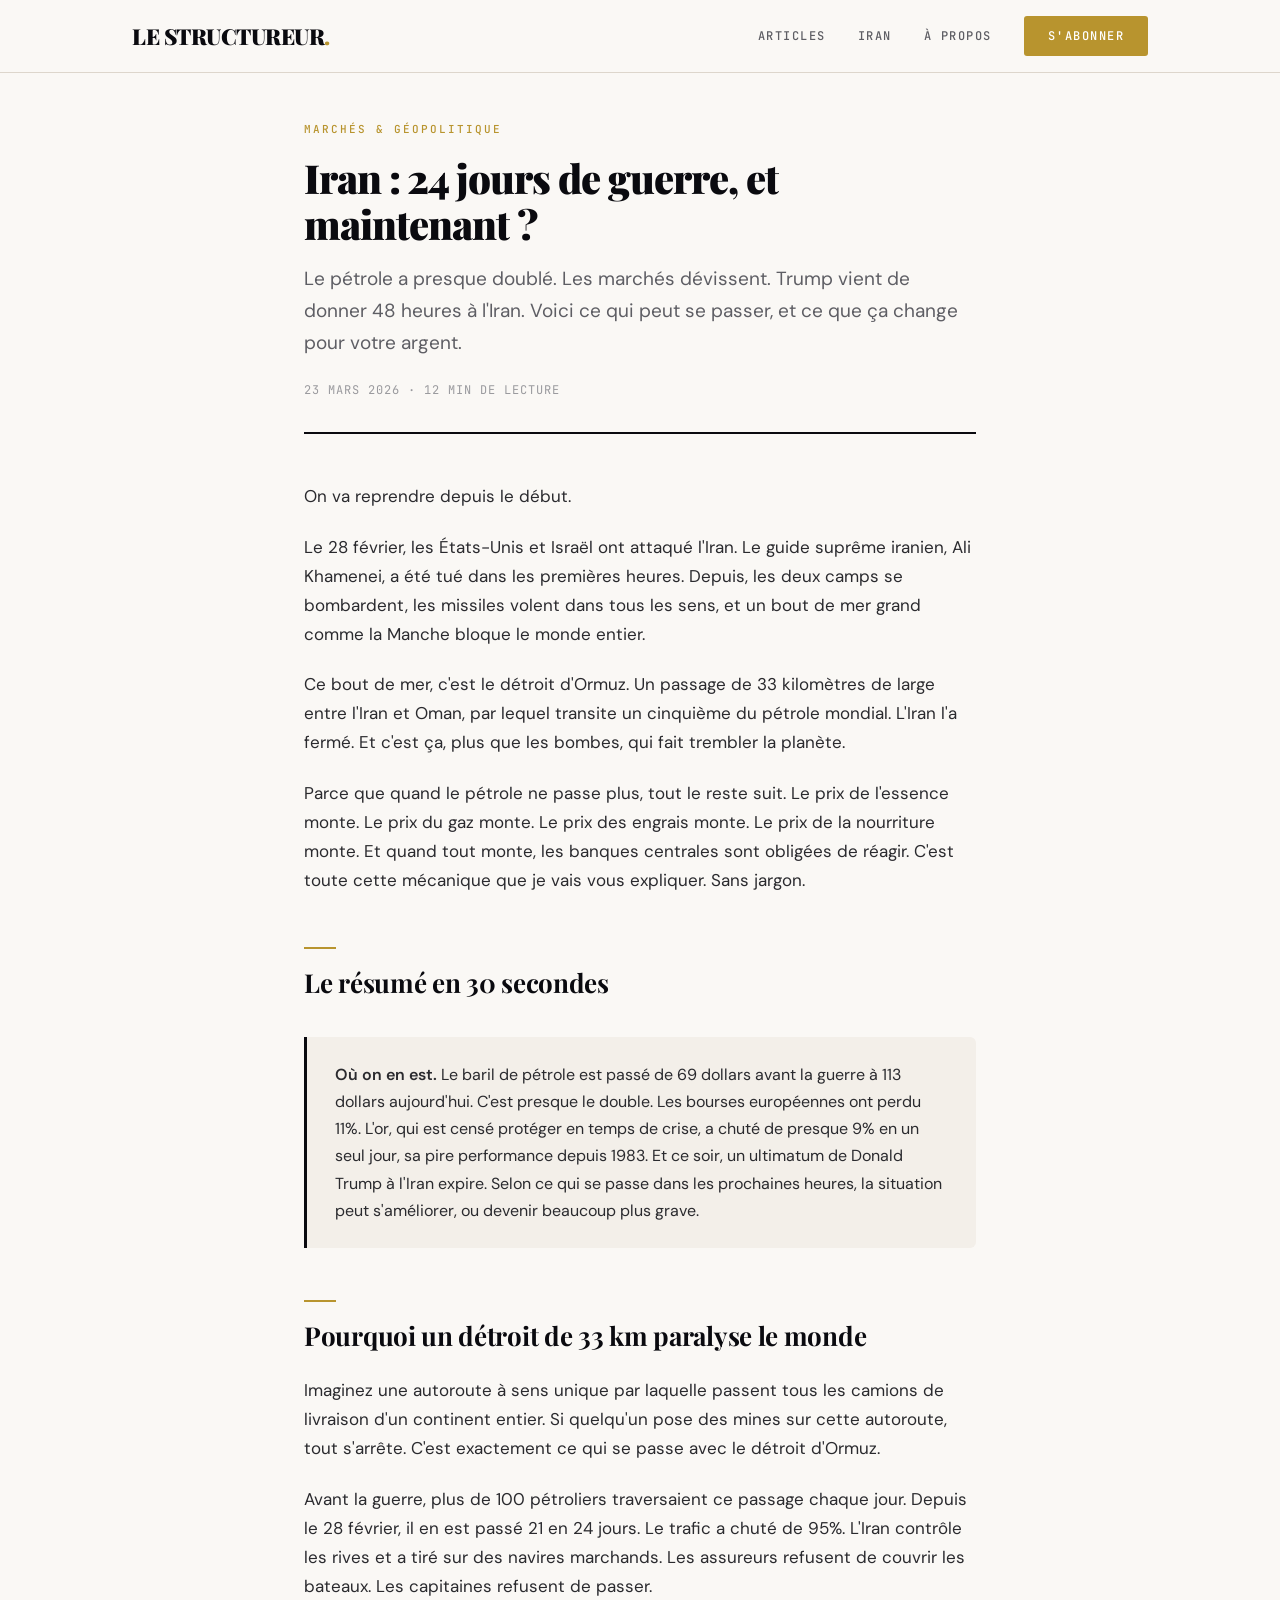
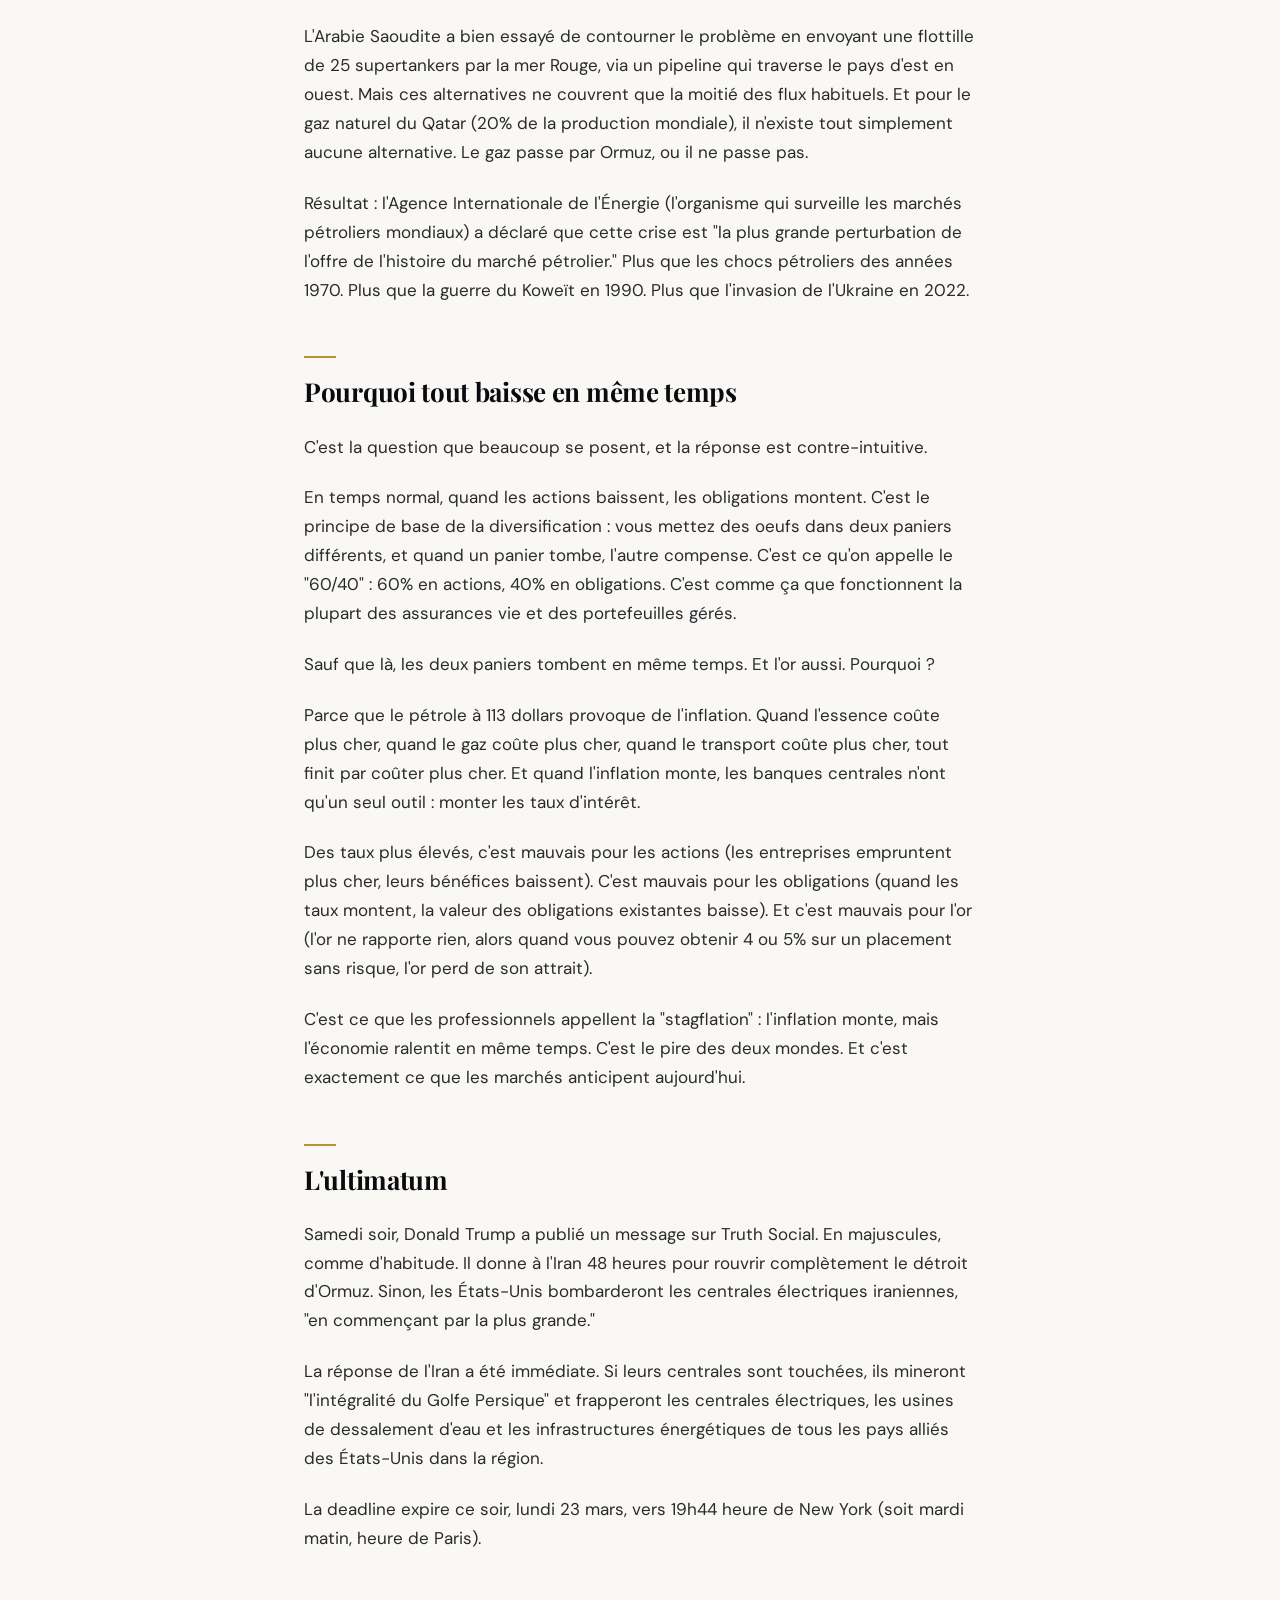
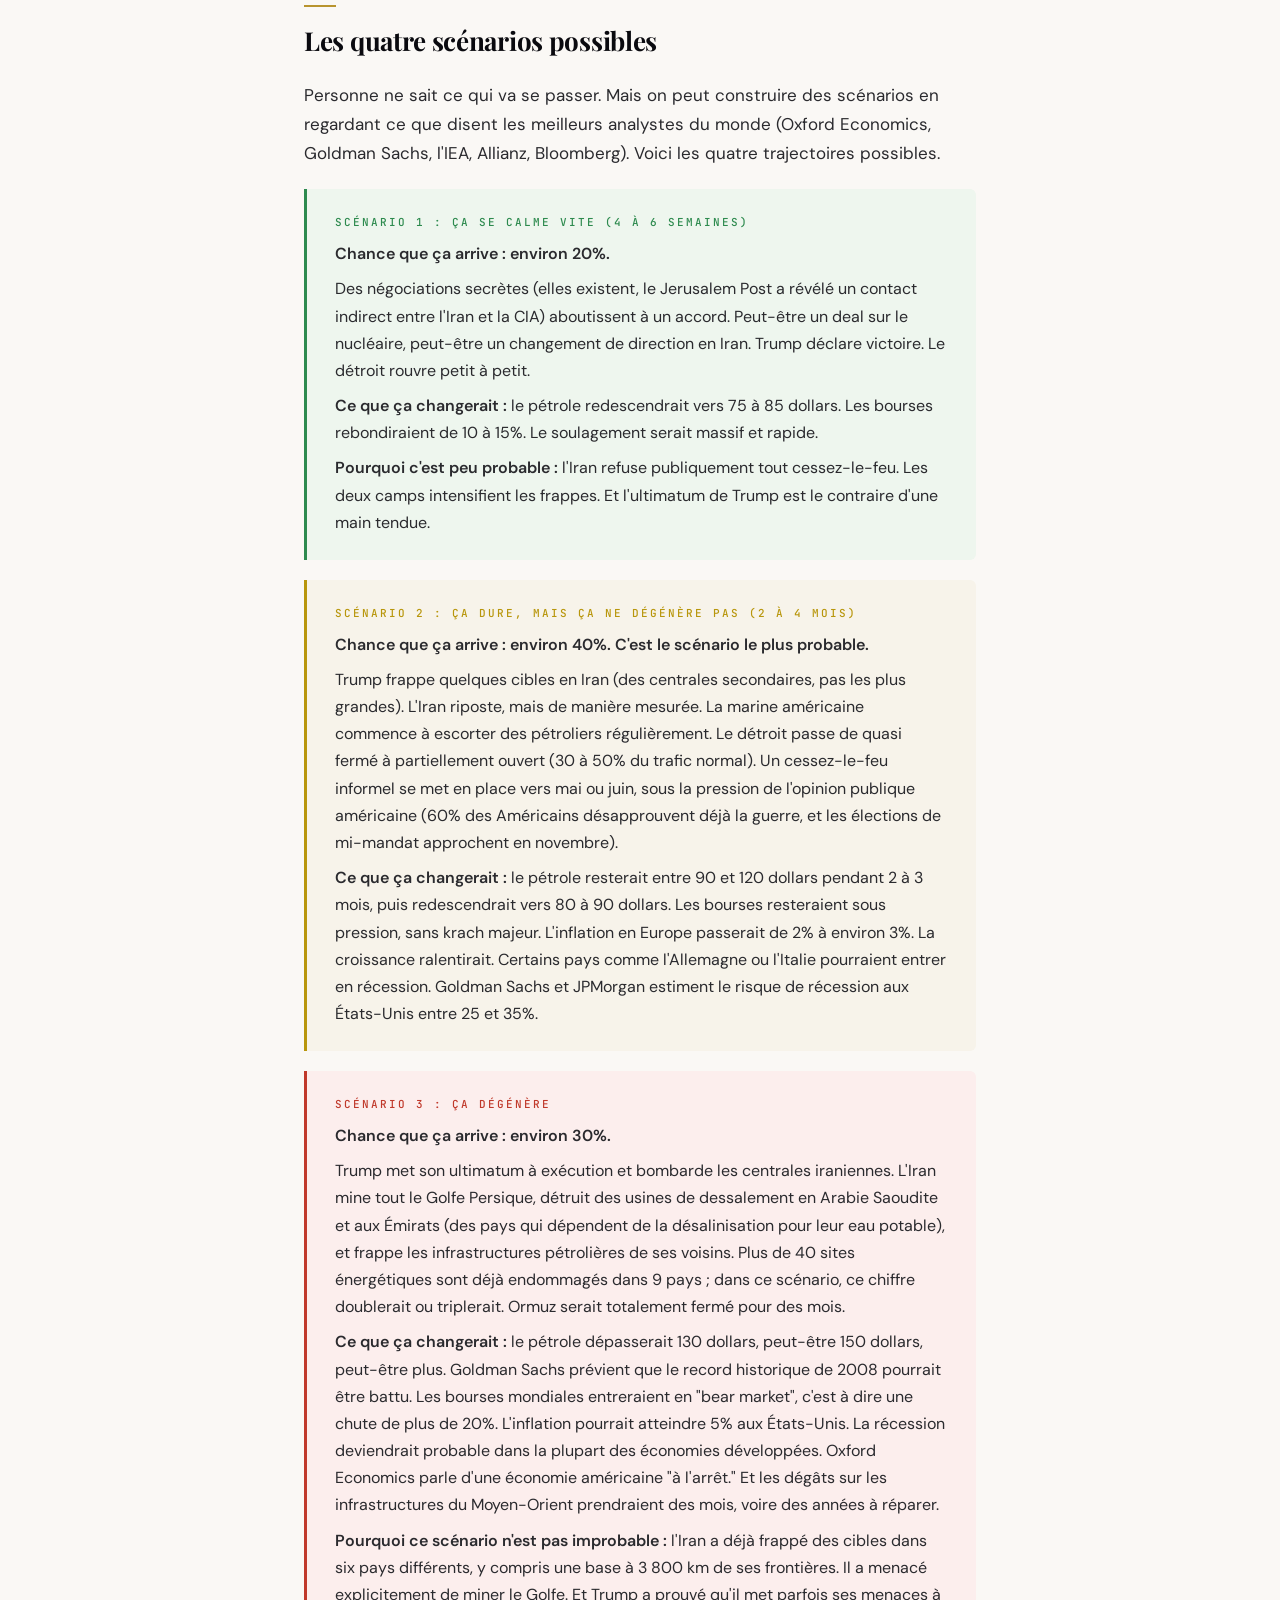
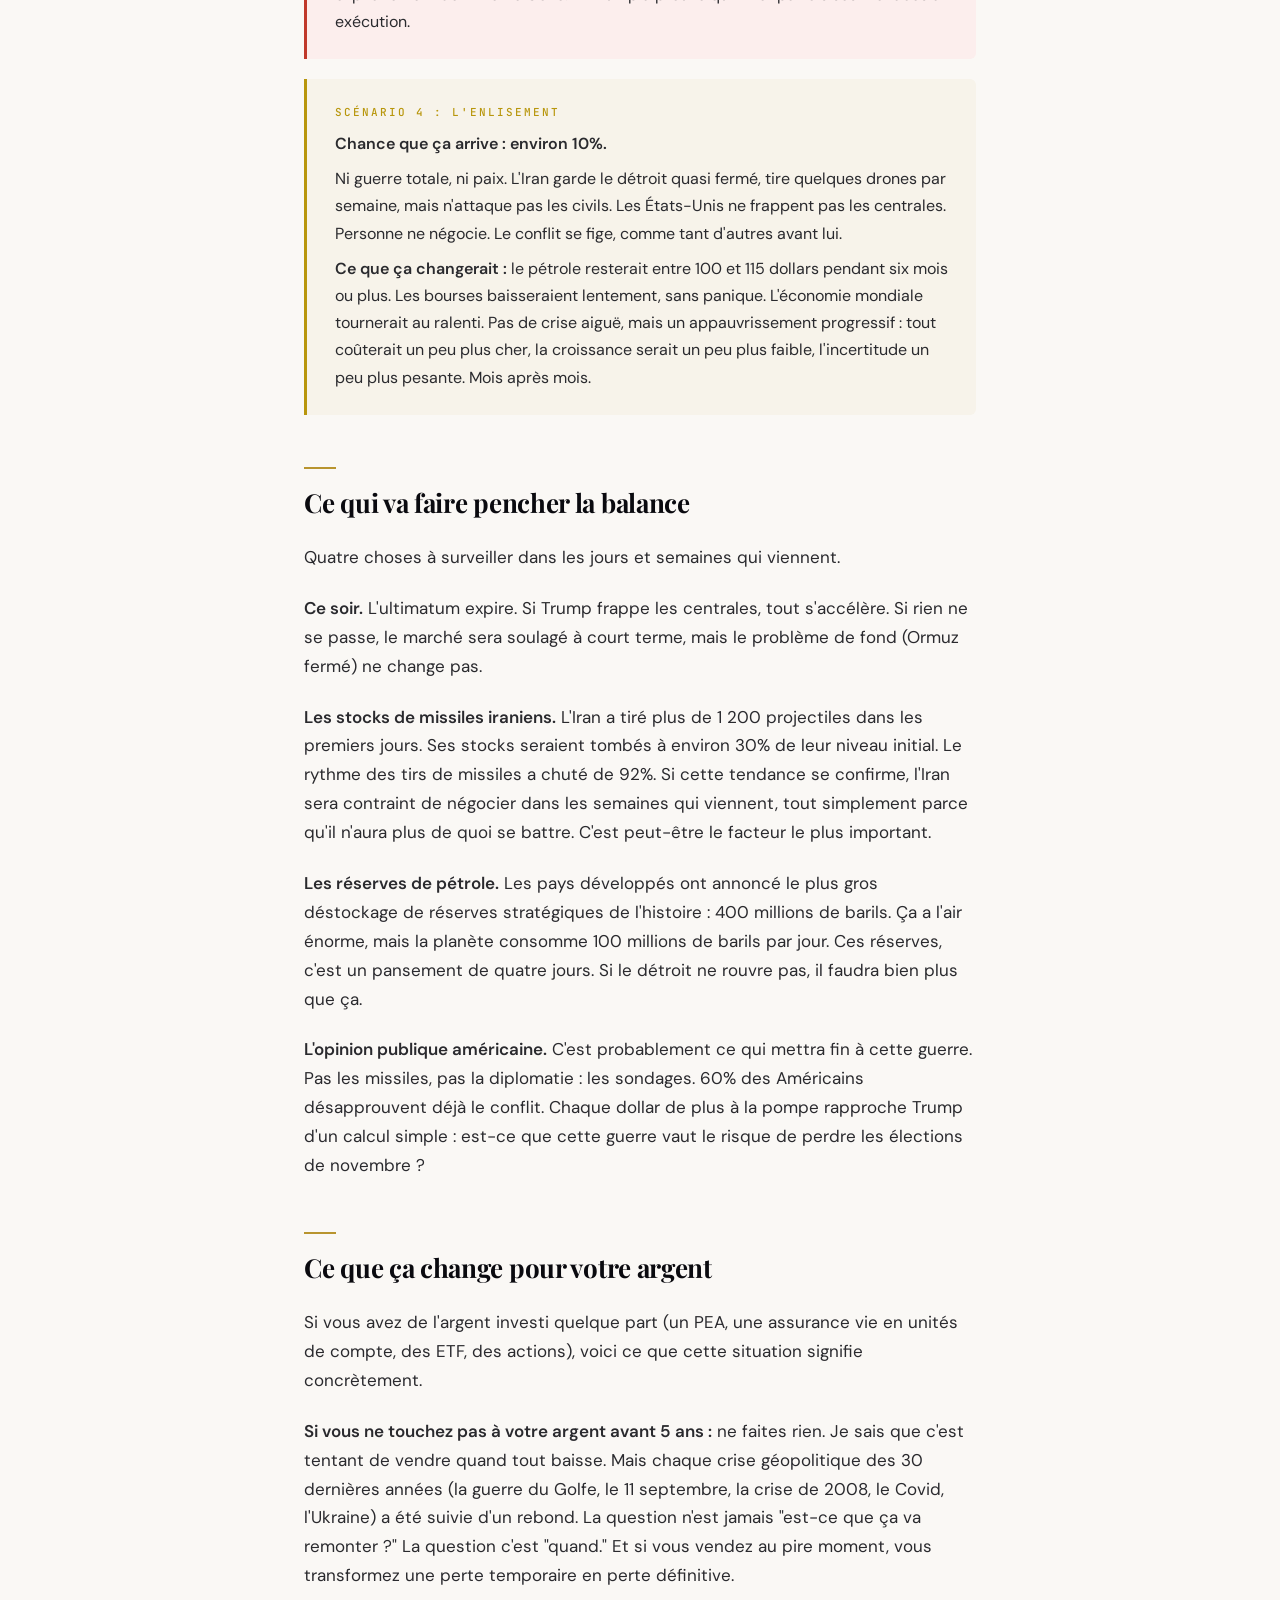
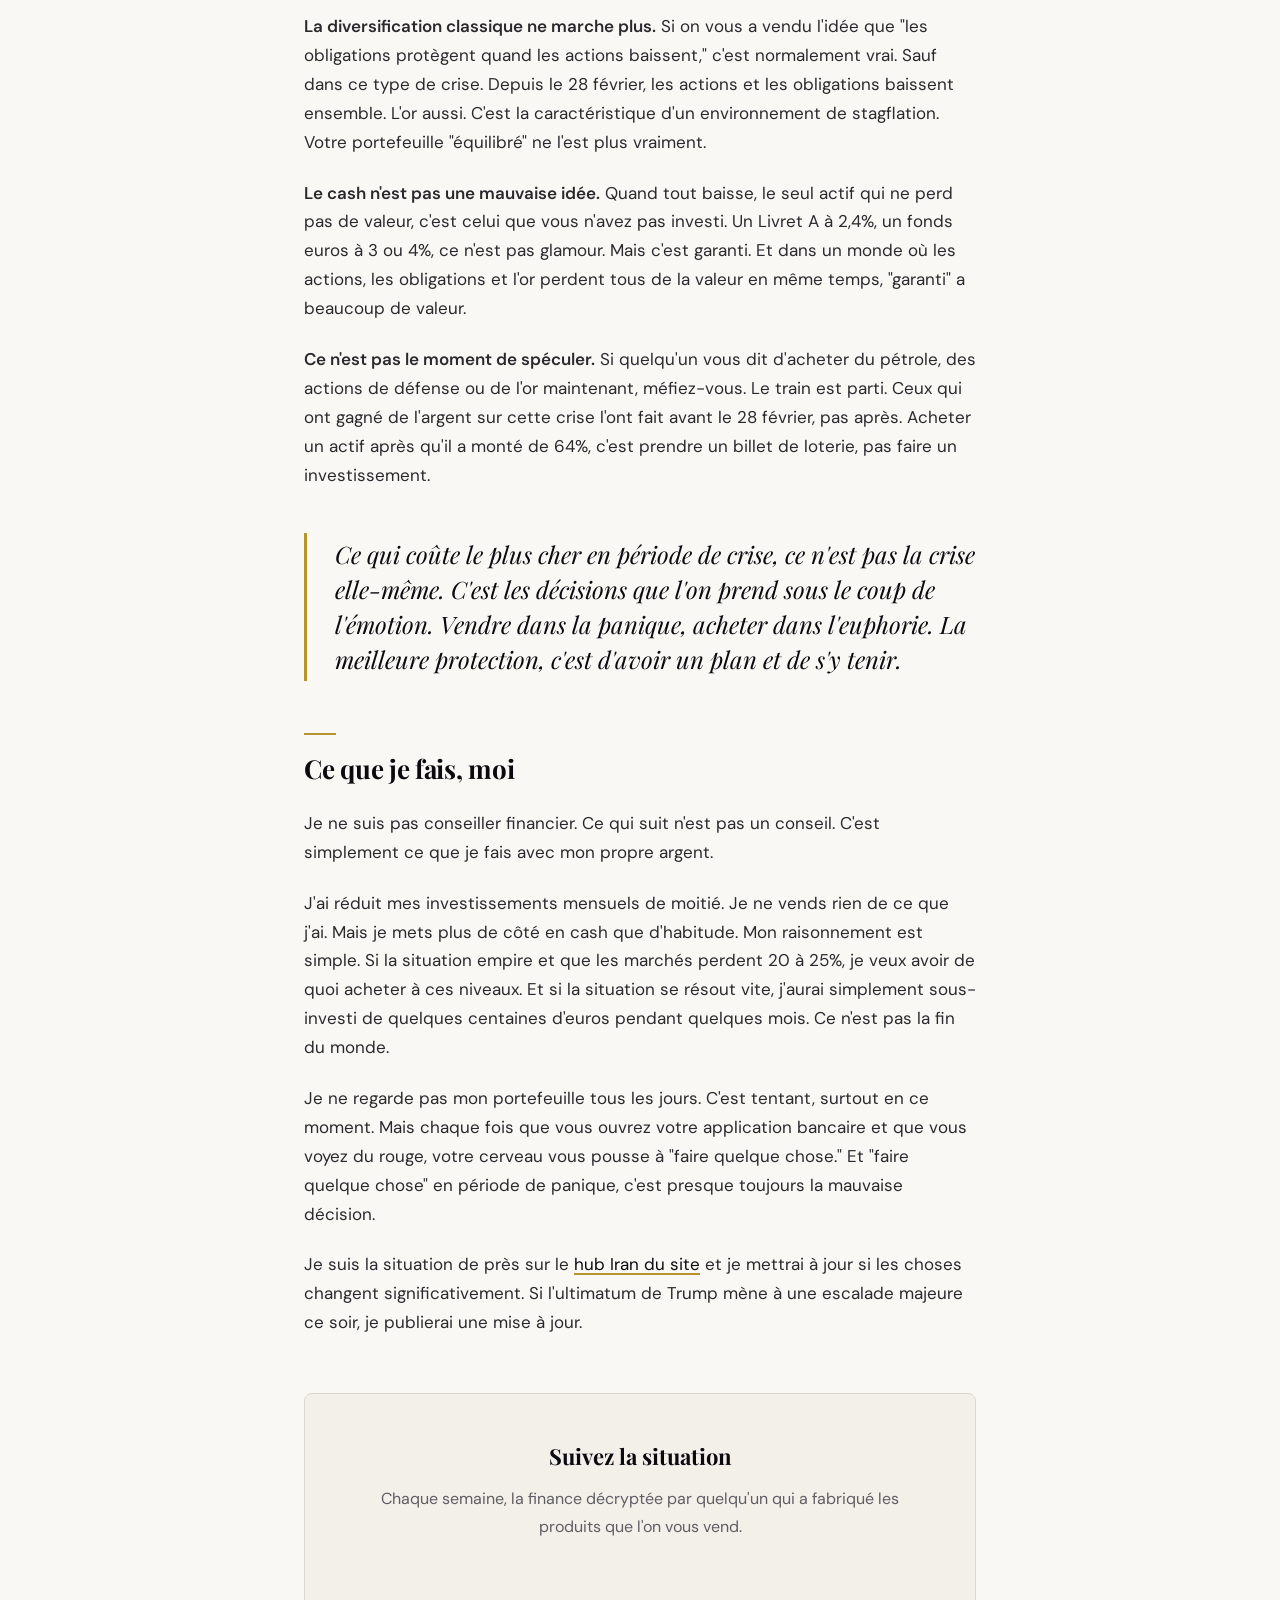
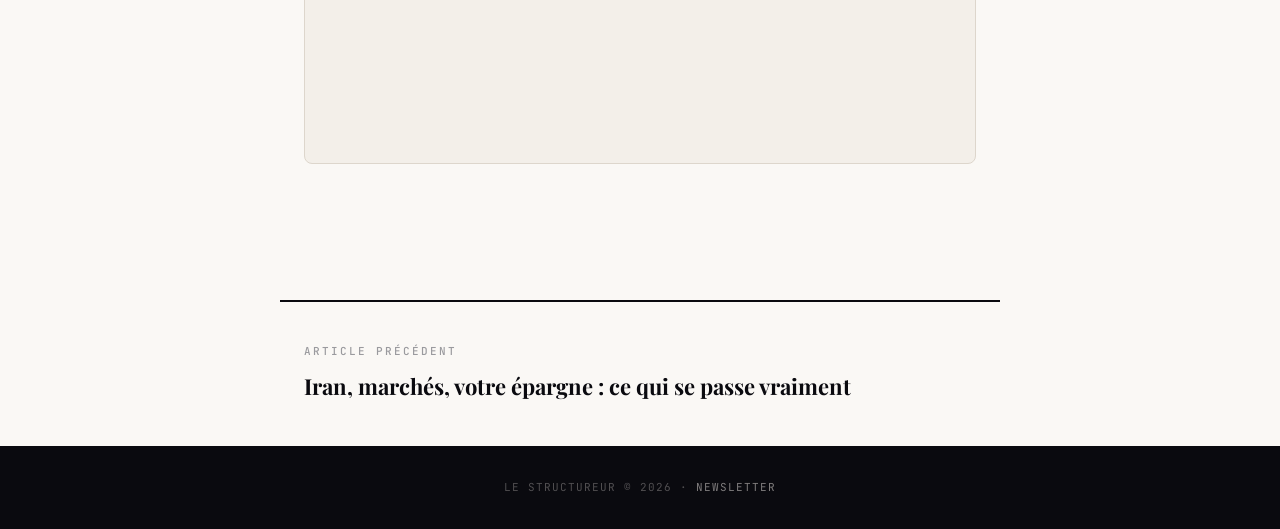
<file: articles/iran-scenarios-jour-24/index.html>
<!DOCTYPE html>
<html lang="fr">
<head>
    <meta charset="UTF-8">
    <meta name="viewport" content="width=device-width, initial-scale=1.0">
    <title>Iran : 24 jours de guerre, et maintenant ? | Le Structureur</title>
    <meta name="description" content="La guerre en Iran dure depuis 24 jours. Le pétrole a doublé, les marchés chutent, et Trump vient de poser un ultimatum. Voici ce qui peut se passer, expliqué simplement.">
    <meta property="og:title" content="Iran : 24 jours de guerre, et maintenant ?">
    <meta property="og:description" content="La guerre en Iran dure depuis 24 jours. Voici les quatre scénarios possibles et ce qu'ils changent pour votre argent.">
    <meta property="og:type" content="article">
    <link rel="canonical" href="https://lestructureur.fr/articles/iran-scenarios-jour-24/">
    <meta property="og:image" content="https://lestructureur.fr/images/og-image.png">
    <link rel="icon" href="/favicon.svg" type="image/svg+xml">
    <link rel="stylesheet" href="/css/style.css">
    <script type="application/ld+json">
    {
        "@context": "https://schema.org",
        "@type": "Article",
        "headline": "Iran : 24 jours de guerre, et maintenant ?",
        "author": { "@type": "Person", "name": "Adrien" },
        "datePublished": "2026-03-23",
        "dateModified": "2026-03-23",
        "publisher": { "@type": "Organization", "name": "Le Structureur" },
        "description": "La guerre en Iran dure depuis 24 jours. Voici les quatre scénarios possibles pour la suite et ce qu'ils changent concrètement."
    }
    </script>
    <script defer data-domain="lestructureur.fr" src="https://plausible.io/js/script.js"></script>
</head>
<body>

<div class="progress-bar"></div>

<header class="site-header">
    <div class="header-inner">
        <a href="/" class="site-title">Le Structureur<span>.</span></a>
        <nav class="site-nav">
            <a href="/#articles">Articles</a>
            <a href="/articles/iran/">Iran</a>
            <a href="/a-propos.html">À propos</a>
            <a href="https://lestructureur.substack.com" target="_blank" class="btn-subscribe">S'abonner</a>
        </nav>
    </div>
</header>

<div class="article-header">
    <p class="tag">Marchés &amp; géopolitique</p>
    <h1>Iran : 24 jours de guerre, et maintenant ?</h1>
    <p class="subtitle">Le pétrole a presque doublé. Les marchés dévissent. Trump vient de donner 48 heures à l'Iran. Voici ce qui peut se passer, et ce que ça change pour votre argent.</p>
    <p class="meta">23 mars 2026 <span class="reading-time">· 12 min de lecture</span></p>
</div>

<div class="article-body">

<p>On va reprendre depuis le début.</p>

<p>Le 28 février, les États-Unis et Israël ont attaqué l'Iran. Le guide suprême iranien, Ali Khamenei, a été tué dans les premières heures. Depuis, les deux camps se bombardent, les missiles volent dans tous les sens, et un bout de mer grand comme la Manche bloque le monde entier.</p>

<p>Ce bout de mer, c'est le détroit d'Ormuz. Un passage de 33 kilomètres de large entre l'Iran et Oman, par lequel transite un cinquième du pétrole mondial. L'Iran l'a fermé. Et c'est ça, plus que les bombes, qui fait trembler la planète.</p>

<p>Parce que quand le pétrole ne passe plus, tout le reste suit. Le prix de l'essence monte. Le prix du gaz monte. Le prix des engrais monte. Le prix de la nourriture monte. Et quand tout monte, les banques centrales sont obligées de réagir. C'est toute cette mécanique que je vais vous expliquer. Sans jargon.</p>

<h2>Le résumé en 30 secondes</h2>

<div class="highlight-box">
<p><span class="key-point">Où on en est.</span> Le baril de pétrole est passé de 69 dollars avant la guerre à 113 dollars aujourd'hui. C'est presque le double. Les bourses européennes ont perdu 11%. L'or, qui est censé protéger en temps de crise, a chuté de presque 9% en un seul jour, sa pire performance depuis 1983. Et ce soir, un ultimatum de Donald Trump à l'Iran expire. Selon ce qui se passe dans les prochaines heures, la situation peut s'améliorer, ou devenir beaucoup plus grave.</p>
</div>

<h2>Pourquoi un détroit de 33 km paralyse le monde</h2>

<p>Imaginez une autoroute à sens unique par laquelle passent tous les camions de livraison d'un continent entier. Si quelqu'un pose des mines sur cette autoroute, tout s'arrête. C'est exactement ce qui se passe avec le détroit d'Ormuz.</p>

<p>Avant la guerre, plus de 100 pétroliers traversaient ce passage chaque jour. Depuis le 28 février, il en est passé 21 en 24 jours. Le trafic a chuté de 95%. L'Iran contrôle les rives et a tiré sur des navires marchands. Les assureurs refusent de couvrir les bateaux. Les capitaines refusent de passer.</p>

<p>L'Arabie Saoudite a bien essayé de contourner le problème en envoyant une flottille de 25 supertankers par la mer Rouge, via un pipeline qui traverse le pays d'est en ouest. Mais ces alternatives ne couvrent que la moitié des flux habituels. Et pour le gaz naturel du Qatar (20% de la production mondiale), il n'existe tout simplement aucune alternative. Le gaz passe par Ormuz, ou il ne passe pas.</p>

<p>Résultat : l'Agence Internationale de l'Énergie (l'organisme qui surveille les marchés pétroliers mondiaux) a déclaré que cette crise est "la plus grande perturbation de l'offre de l'histoire du marché pétrolier." Plus que les chocs pétroliers des années 1970. Plus que la guerre du Koweït en 1990. Plus que l'invasion de l'Ukraine en 2022.</p>

<h2>Pourquoi tout baisse en même temps</h2>

<p>C'est la question que beaucoup se posent, et la réponse est contre-intuitive.</p>

<p>En temps normal, quand les actions baissent, les obligations montent. C'est le principe de base de la diversification : vous mettez des oeufs dans deux paniers différents, et quand un panier tombe, l'autre compense. C'est ce qu'on appelle le "60/40" : 60% en actions, 40% en obligations. C'est comme ça que fonctionnent la plupart des assurances vie et des portefeuilles gérés.</p>

<p>Sauf que là, les deux paniers tombent en même temps. Et l'or aussi. Pourquoi ?</p>

<p>Parce que le pétrole à 113 dollars provoque de l'inflation. Quand l'essence coûte plus cher, quand le gaz coûte plus cher, quand le transport coûte plus cher, tout finit par coûter plus cher. Et quand l'inflation monte, les banques centrales n'ont qu'un seul outil : monter les taux d'intérêt.</p>

<p>Des taux plus élevés, c'est mauvais pour les actions (les entreprises empruntent plus cher, leurs bénéfices baissent). C'est mauvais pour les obligations (quand les taux montent, la valeur des obligations existantes baisse). Et c'est mauvais pour l'or (l'or ne rapporte rien, alors quand vous pouvez obtenir 4 ou 5% sur un placement sans risque, l'or perd de son attrait).</p>

<p>C'est ce que les professionnels appellent la "stagflation" : l'inflation monte, mais l'économie ralentit en même temps. C'est le pire des deux mondes. Et c'est exactement ce que les marchés anticipent aujourd'hui.</p>

<h2>L'ultimatum</h2>

<p>Samedi soir, Donald Trump a publié un message sur Truth Social. En majuscules, comme d'habitude. Il donne à l'Iran 48 heures pour rouvrir complètement le détroit d'Ormuz. Sinon, les États-Unis bombarderont les centrales électriques iraniennes, "en commençant par la plus grande."</p>

<p>La réponse de l'Iran a été immédiate. Si leurs centrales sont touchées, ils mineront "l'intégralité du Golfe Persique" et frapperont les centrales électriques, les usines de dessalement d'eau et les infrastructures énergétiques de tous les pays alliés des États-Unis dans la région.</p>

<p>La deadline expire ce soir, lundi 23 mars, vers 19h44 heure de New York (soit mardi matin, heure de Paris).</p>

<h2>Les quatre scénarios possibles</h2>

<p>Personne ne sait ce qui va se passer. Mais on peut construire des scénarios en regardant ce que disent les meilleurs analystes du monde (Oxford Economics, Goldman Sachs, l'IEA, Allianz, Bloomberg). Voici les quatre trajectoires possibles.</p>

<div class="scenario-box good">
    <p class="scenario-label">Scénario 1 : ça se calme vite (4 à 6 semaines)</p>
    <p><strong>Chance que ça arrive : environ 20%.</strong></p>
    <p>Des négociations secrètes (elles existent, le Jerusalem Post a révélé un contact indirect entre l'Iran et la CIA) aboutissent à un accord. Peut-être un deal sur le nucléaire, peut-être un changement de direction en Iran. Trump déclare victoire. Le détroit rouvre petit à petit.</p>
    <p><strong>Ce que ça changerait :</strong> le pétrole redescendrait vers 75 à 85 dollars. Les bourses rebondiraient de 10 à 15%. Le soulagement serait massif et rapide.</p>
    <p><strong>Pourquoi c'est peu probable :</strong> l'Iran refuse publiquement tout cessez-le-feu. Les deux camps intensifient les frappes. Et l'ultimatum de Trump est le contraire d'une main tendue.</p>
</div>

<div class="scenario-box neutral">
    <p class="scenario-label">Scénario 2 : ça dure, mais ça ne dégénère pas (2 à 4 mois)</p>
    <p><strong>Chance que ça arrive : environ 40%. C'est le scénario le plus probable.</strong></p>
    <p>Trump frappe quelques cibles en Iran (des centrales secondaires, pas les plus grandes). L'Iran riposte, mais de manière mesurée. La marine américaine commence à escorter des pétroliers régulièrement. Le détroit passe de quasi fermé à partiellement ouvert (30 à 50% du trafic normal). Un cessez-le-feu informel se met en place vers mai ou juin, sous la pression de l'opinion publique américaine (60% des Américains désapprouvent déjà la guerre, et les élections de mi-mandat approchent en novembre).</p>
    <p><strong>Ce que ça changerait :</strong> le pétrole resterait entre 90 et 120 dollars pendant 2 à 3 mois, puis redescendrait vers 80 à 90 dollars. Les bourses resteraient sous pression, sans krach majeur. L'inflation en Europe passerait de 2% à environ 3%. La croissance ralentirait. Certains pays comme l'Allemagne ou l'Italie pourraient entrer en récession. Goldman Sachs et JPMorgan estiment le risque de récession aux États-Unis entre 25 et 35%.</p>
</div>

<div class="scenario-box bad">
    <p class="scenario-label">Scénario 3 : ça dégénère</p>
    <p><strong>Chance que ça arrive : environ 30%.</strong></p>
    <p>Trump met son ultimatum à exécution et bombarde les centrales iraniennes. L'Iran mine tout le Golfe Persique, détruit des usines de dessalement en Arabie Saoudite et aux Émirats (des pays qui dépendent de la désalinisation pour leur eau potable), et frappe les infrastructures pétrolières de ses voisins. Plus de 40 sites énergétiques sont déjà endommagés dans 9 pays ; dans ce scénario, ce chiffre doublerait ou triplerait. Ormuz serait totalement fermé pour des mois.</p>
    <p><strong>Ce que ça changerait :</strong> le pétrole dépasserait 130 dollars, peut-être 150 dollars, peut-être plus. Goldman Sachs prévient que le record historique de 2008 pourrait être battu. Les bourses mondiales entreraient en "bear market", c'est à dire une chute de plus de 20%. L'inflation pourrait atteindre 5% aux États-Unis. La récession deviendrait probable dans la plupart des économies développées. Oxford Economics parle d'une économie américaine "à l'arrêt." Et les dégâts sur les infrastructures du Moyen-Orient prendraient des mois, voire des années à réparer.</p>
    <p><strong>Pourquoi ce scénario n'est pas improbable :</strong> l'Iran a déjà frappé des cibles dans six pays différents, y compris une base à 3 800 km de ses frontières. Il a menacé explicitement de miner le Golfe. Et Trump a prouvé qu'il met parfois ses menaces à exécution.</p>
</div>

<div class="scenario-box neutral">
    <p class="scenario-label">Scénario 4 : l'enlisement</p>
    <p><strong>Chance que ça arrive : environ 10%.</strong></p>
    <p>Ni guerre totale, ni paix. L'Iran garde le détroit quasi fermé, tire quelques drones par semaine, mais n'attaque pas les civils. Les États-Unis ne frappent pas les centrales. Personne ne négocie. Le conflit se fige, comme tant d'autres avant lui.</p>
    <p><strong>Ce que ça changerait :</strong> le pétrole resterait entre 100 et 115 dollars pendant six mois ou plus. Les bourses baisseraient lentement, sans panique. L'économie mondiale tournerait au ralenti. Pas de crise aiguë, mais un appauvrissement progressif : tout coûterait un peu plus cher, la croissance serait un peu plus faible, l'incertitude un peu plus pesante. Mois après mois.</p>
</div>

<h2>Ce qui va faire pencher la balance</h2>

<p>Quatre choses à surveiller dans les jours et semaines qui viennent.</p>

<p><strong>Ce soir.</strong> L'ultimatum expire. Si Trump frappe les centrales, tout s'accélère. Si rien ne se passe, le marché sera soulagé à court terme, mais le problème de fond (Ormuz fermé) ne change pas.</p>

<p><strong>Les stocks de missiles iraniens.</strong> L'Iran a tiré plus de 1 200 projectiles dans les premiers jours. Ses stocks seraient tombés à environ 30% de leur niveau initial. Le rythme des tirs de missiles a chuté de 92%. Si cette tendance se confirme, l'Iran sera contraint de négocier dans les semaines qui viennent, tout simplement parce qu'il n'aura plus de quoi se battre. C'est peut-être le facteur le plus important.</p>

<p><strong>Les réserves de pétrole.</strong> Les pays développés ont annoncé le plus gros déstockage de réserves stratégiques de l'histoire : 400 millions de barils. Ça a l'air énorme, mais la planète consomme 100 millions de barils par jour. Ces réserves, c'est un pansement de quatre jours. Si le détroit ne rouvre pas, il faudra bien plus que ça.</p>

<p><strong>L'opinion publique américaine.</strong> C'est probablement ce qui mettra fin à cette guerre. Pas les missiles, pas la diplomatie : les sondages. 60% des Américains désapprouvent déjà le conflit. Chaque dollar de plus à la pompe rapproche Trump d'un calcul simple : est-ce que cette guerre vaut le risque de perdre les élections de novembre ?</p>

<h2>Ce que ça change pour votre argent</h2>

<p>Si vous avez de l'argent investi quelque part (un PEA, une assurance vie en unités de compte, des ETF, des actions), voici ce que cette situation signifie concrètement.</p>

<p><strong>Si vous ne touchez pas à votre argent avant 5 ans :</strong> ne faites rien. Je sais que c'est tentant de vendre quand tout baisse. Mais chaque crise géopolitique des 30 dernières années (la guerre du Golfe, le 11 septembre, la crise de 2008, le Covid, l'Ukraine) a été suivie d'un rebond. La question n'est jamais "est-ce que ça va remonter ?" La question c'est "quand." Et si vous vendez au pire moment, vous transformez une perte temporaire en perte définitive.</p>

<p><strong>La diversification classique ne marche plus.</strong> Si on vous a vendu l'idée que "les obligations protègent quand les actions baissent," c'est normalement vrai. Sauf dans ce type de crise. Depuis le 28 février, les actions et les obligations baissent ensemble. L'or aussi. C'est la caractéristique d'un environnement de stagflation. Votre portefeuille "équilibré" ne l'est plus vraiment.</p>

<p><strong>Le cash n'est pas une mauvaise idée.</strong> Quand tout baisse, le seul actif qui ne perd pas de valeur, c'est celui que vous n'avez pas investi. Un Livret A à 2,4%, un fonds euros à 3 ou 4%, ce n'est pas glamour. Mais c'est garanti. Et dans un monde où les actions, les obligations et l'or perdent tous de la valeur en même temps, "garanti" a beaucoup de valeur.</p>

<p><strong>Ce n'est pas le moment de spéculer.</strong> Si quelqu'un vous dit d'acheter du pétrole, des actions de défense ou de l'or maintenant, méfiez-vous. Le train est parti. Ceux qui ont gagné de l'argent sur cette crise l'ont fait avant le 28 février, pas après. Acheter un actif après qu'il a monté de 64%, c'est prendre un billet de loterie, pas faire un investissement.</p>

<div class="pullquote">
Ce qui coûte le plus cher en période de crise, ce n'est pas la crise elle-même. C'est les décisions que l'on prend sous le coup de l'émotion. Vendre dans la panique, acheter dans l'euphorie. La meilleure protection, c'est d'avoir un plan et de s'y tenir.
</div>

<h2>Ce que je fais, moi</h2>

<p>Je ne suis pas conseiller financier. Ce qui suit n'est pas un conseil. C'est simplement ce que je fais avec mon propre argent.</p>

<p>J'ai réduit mes investissements mensuels de moitié. Je ne vends rien de ce que j'ai. Mais je mets plus de côté en cash que d'habitude. Mon raisonnement est simple. Si la situation empire et que les marchés perdent 20 à 25%, je veux avoir de quoi acheter à ces niveaux. Et si la situation se résout vite, j'aurai simplement sous-investi de quelques centaines d'euros pendant quelques mois. Ce n'est pas la fin du monde.</p>

<p>Je ne regarde pas mon portefeuille tous les jours. C'est tentant, surtout en ce moment. Mais chaque fois que vous ouvrez votre application bancaire et que vous voyez du rouge, votre cerveau vous pousse à "faire quelque chose." Et "faire quelque chose" en période de panique, c'est presque toujours la mauvaise décision.</p>

<p>Je suis la situation de près sur le <a href="/articles/iran/">hub Iran du site</a> et je mettrai à jour si les choses changent significativement. Si l'ultimatum de Trump mène à une escalade majeure ce soir, je publierai une mise à jour.</p>

<div class="cta-box">
    <h3>Suivez la situation</h3>
    <p>Chaque semaine, la finance décryptée par quelqu'un qui a fabriqué les produits que l'on vous vend.</p>
    <iframe src="https://lestructureur.substack.com/embed" width="100%" height="150" style="border:none; background:transparent;" frameborder="0" scrolling="no"></iframe>
</div>

</div>

<div class="article-nav">
    <p>Article précédent</p>
    <a href="/articles/iran-marches-epargne/">Iran, marchés, votre épargne : ce qui se passe vraiment</a>
</div>

<footer class="site-footer">
    <p>Le Structureur © 2026 · <a href="https://lestructureur.substack.com" target="_blank">Newsletter</a></p>
</footer>

<script src="/js/main.js" defer></script>
</body>
</html>
</file>
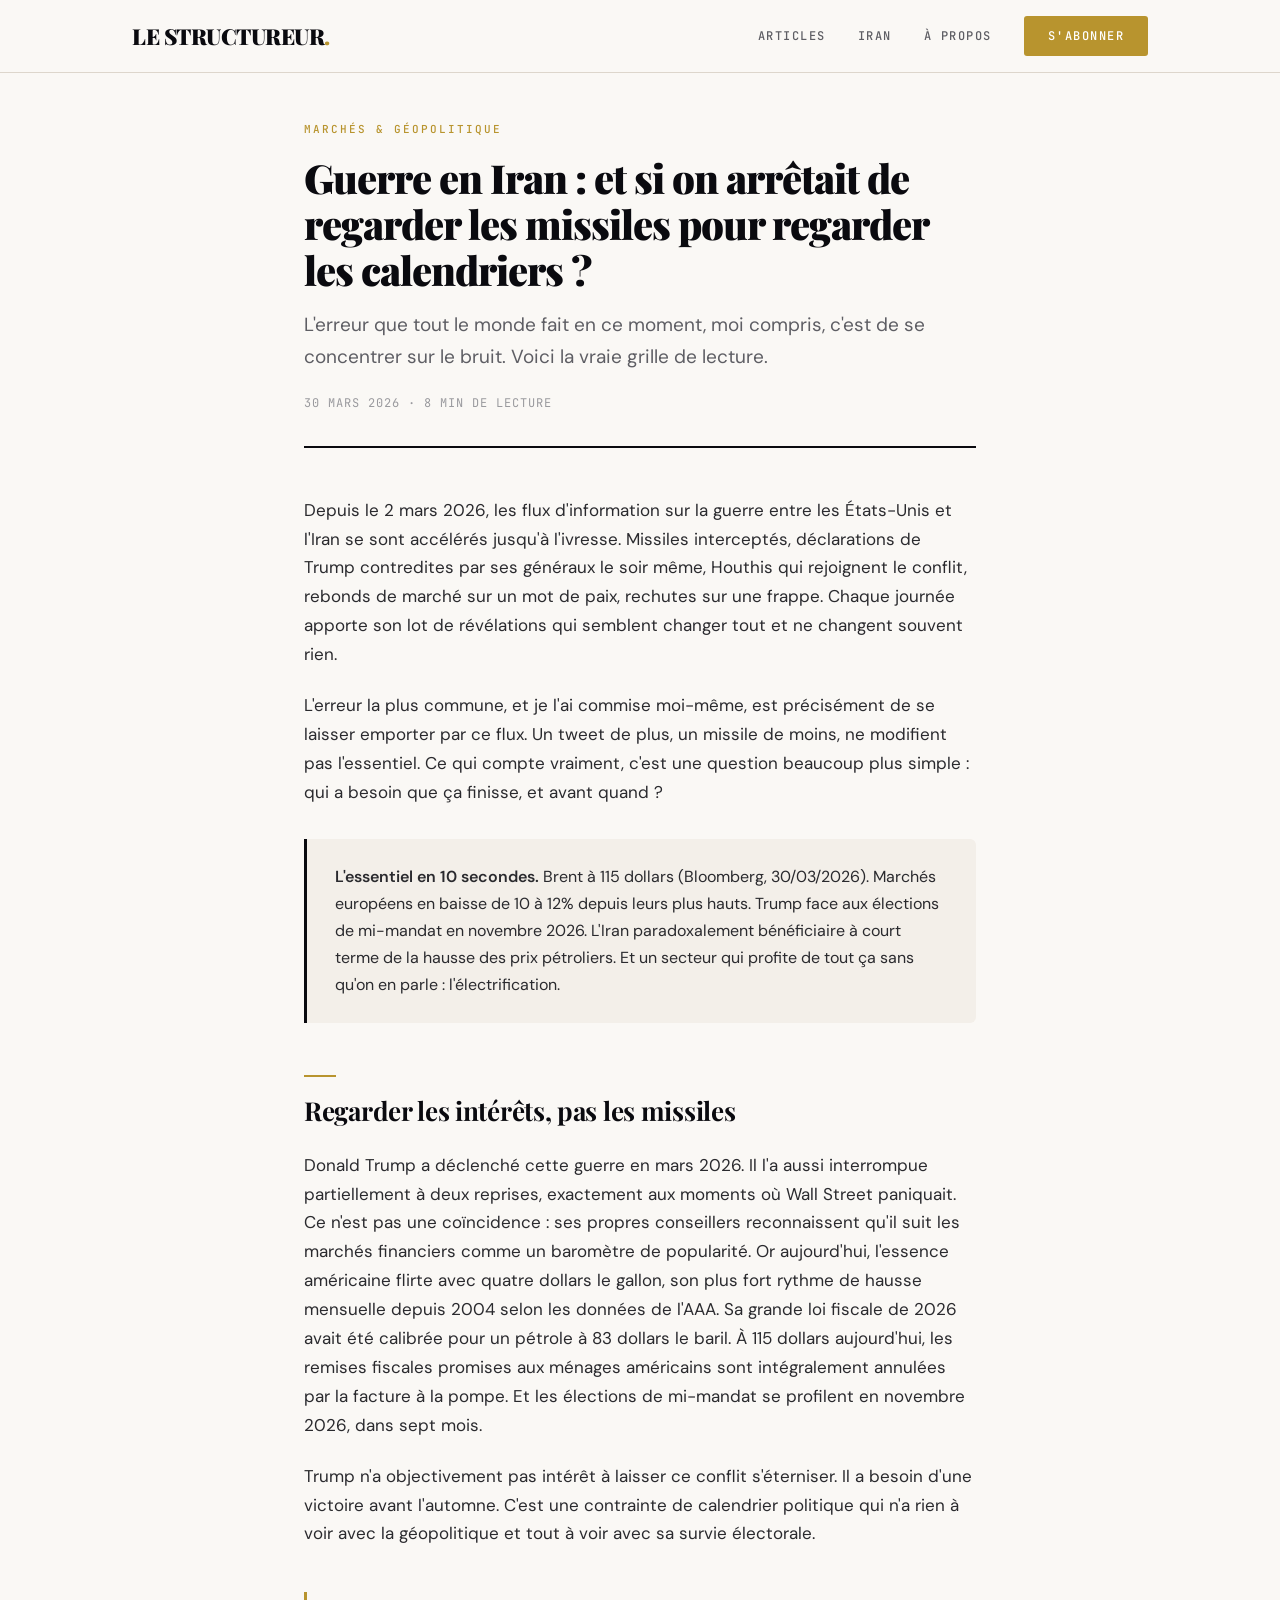
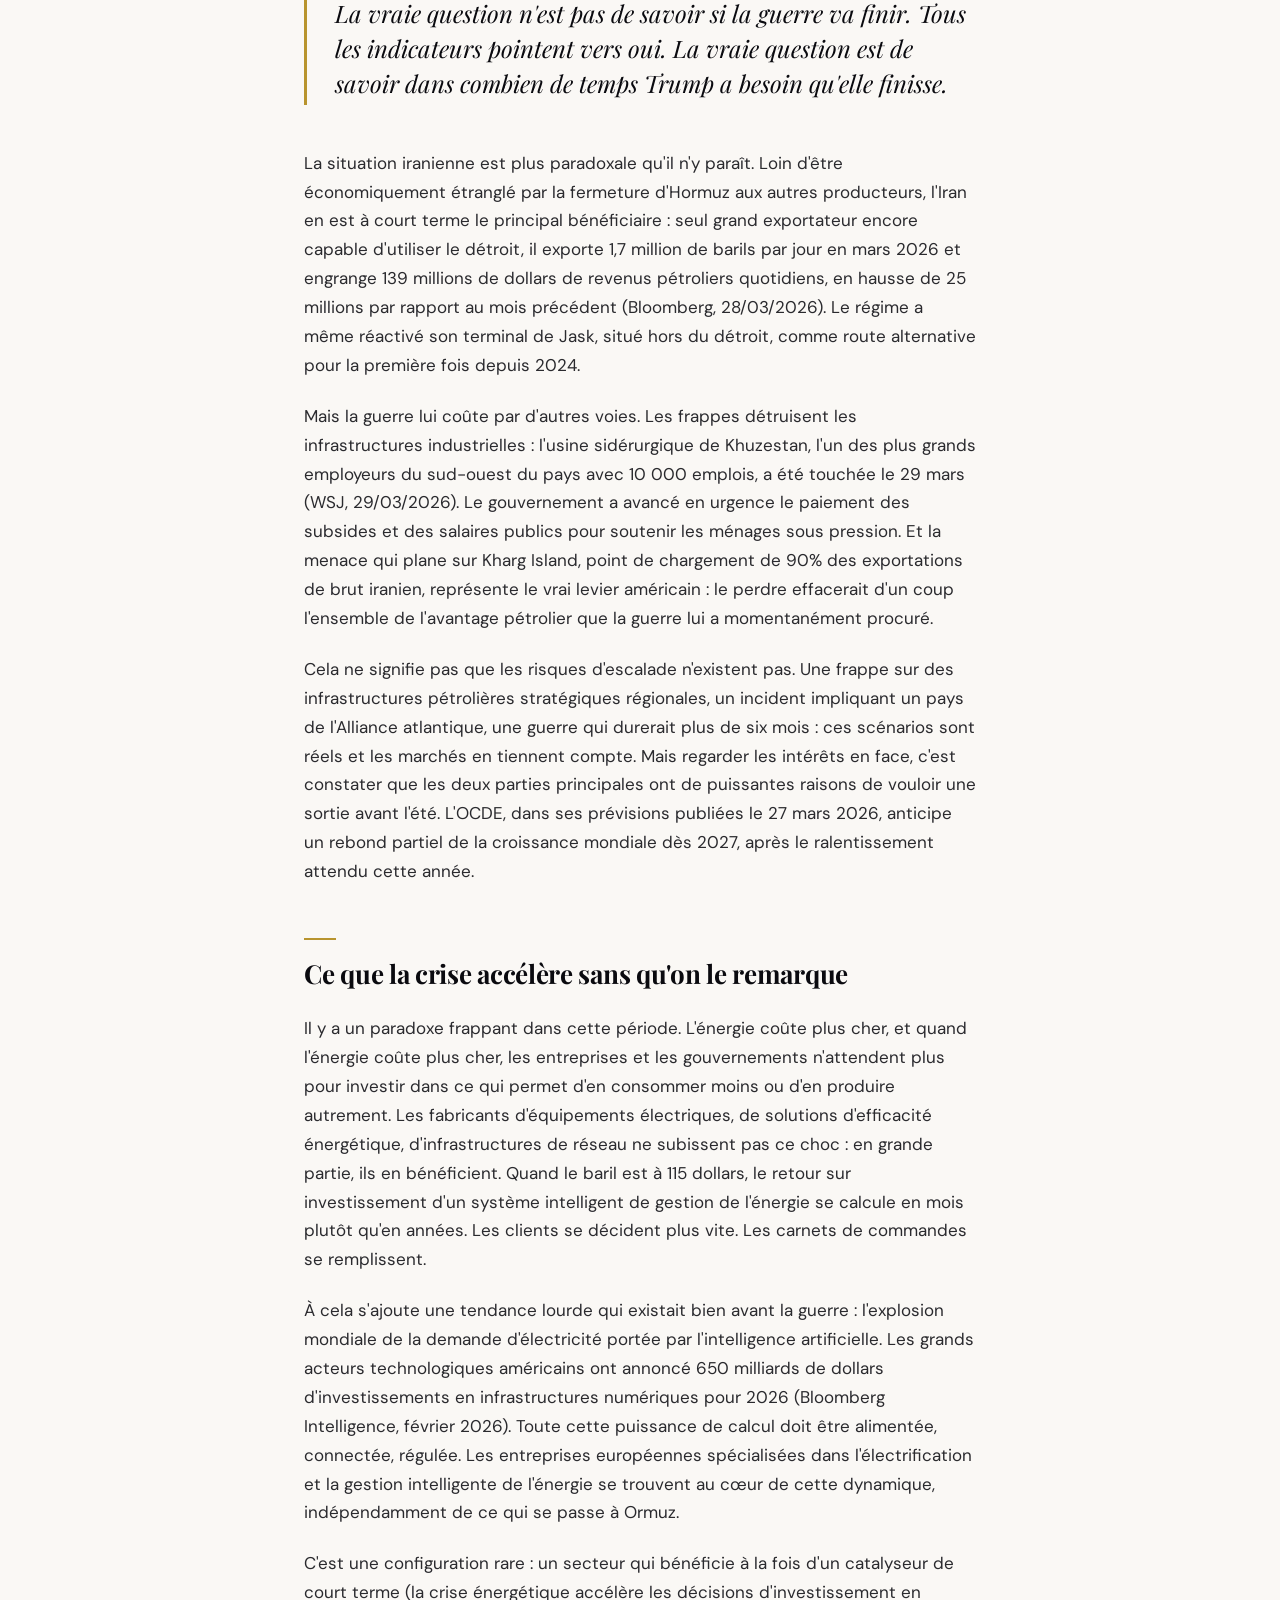
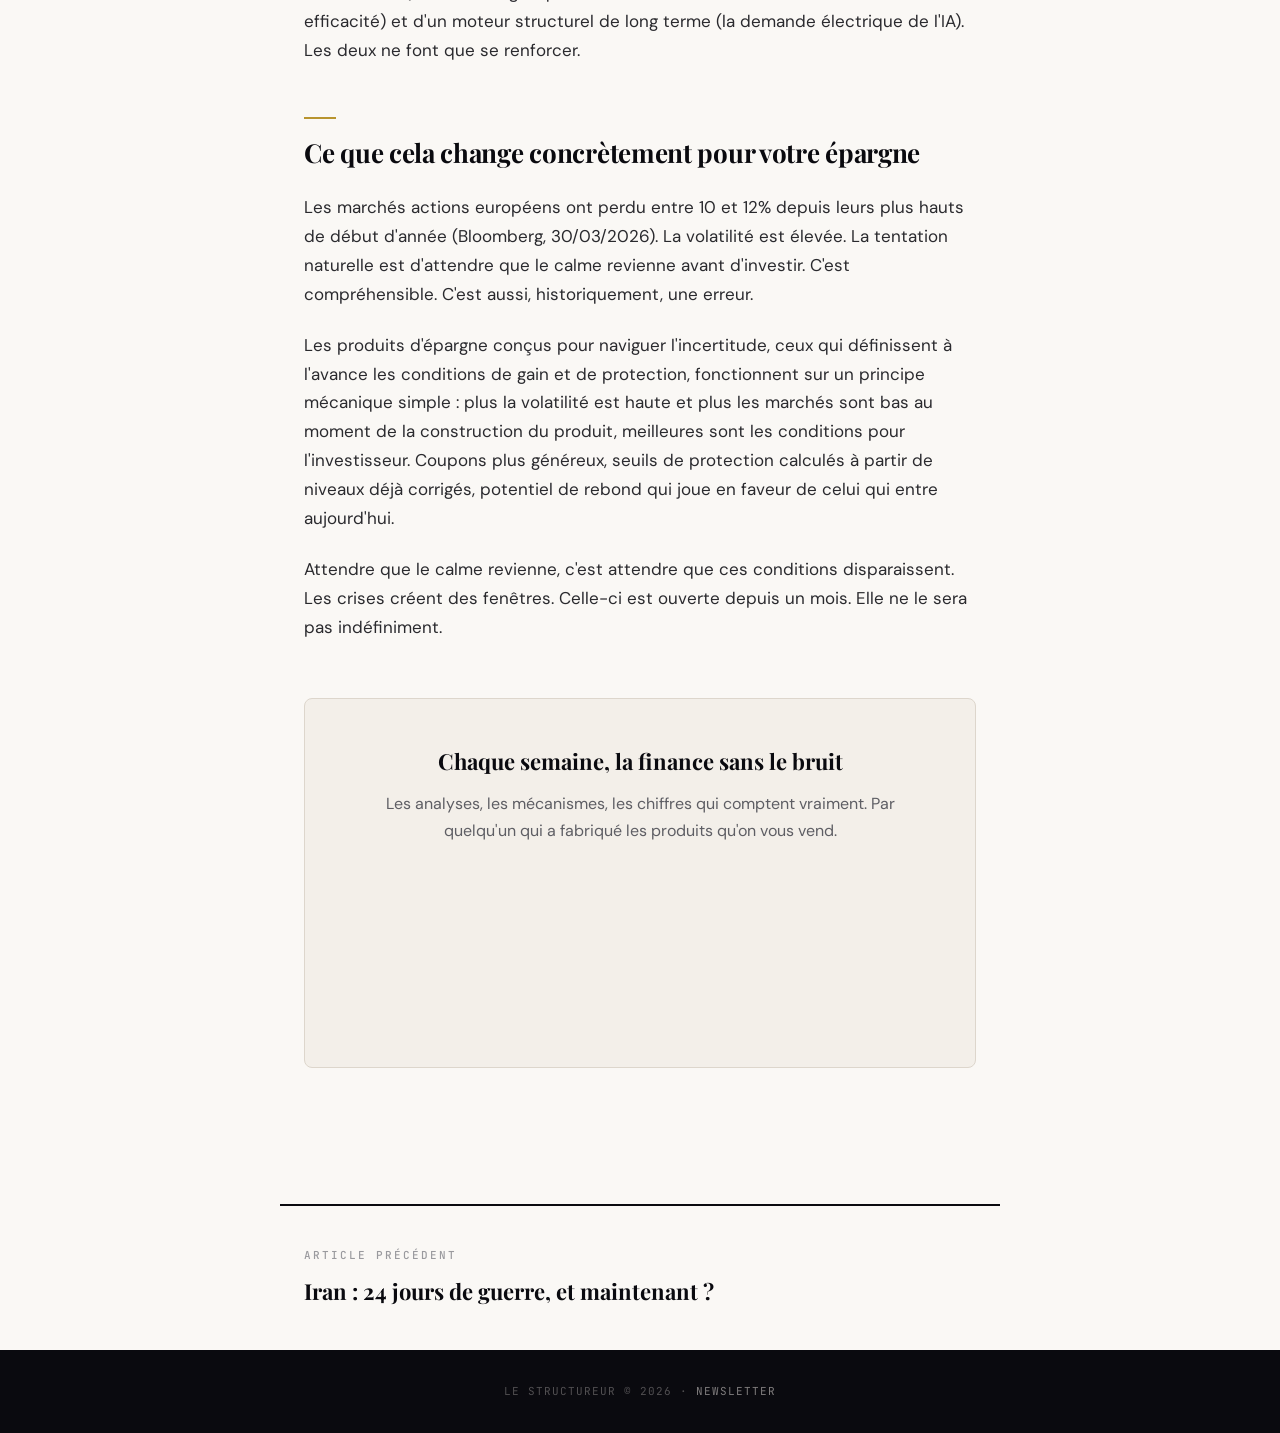
<file: articles/iran-trump-calendrier/index.html>
<!DOCTYPE html>
<html lang="fr">
<head>
    <meta charset="UTF-8">
    <meta name="viewport" content="width=device-width, initial-scale=1.0">
    <title>Guerre Iran : arrêtez de regarder les missiles, regardez les calendriers | Le Structureur</title>
    <meta name="description" content="L'erreur que tout le monde fait avec la guerre Iran : se concentrer sur le bruit quotidien. La vraie question, c'est qui a besoin que ça finisse, et avant quand.">
    <meta property="og:title" content="Guerre Iran : arrêtez de regarder les missiles, regardez les calendriers">
    <meta property="og:description" content="Trump, l'Iran, les valeurs électriques : une analyse des intérêts de chacun, loin du bruit quotidien.">
    <meta property="og:type" content="article">
    <link rel="canonical" href="https://lestructureur.fr/articles/iran-trump-calendrier/">
    <meta property="og:image" content="https://lestructureur.fr/images/og-image.png">
    <link rel="icon" href="/favicon.svg" type="image/svg+xml">
    <link rel="stylesheet" href="/css/style.css">
    <script type="application/ld+json">
    {
        "@context": "https://schema.org",
        "@type": "Article",
        "headline": "Guerre Iran : arrêtez de regarder les missiles, regardez les calendriers",
        "author": { "@type": "Person", "name": "Adrien" },
        "datePublished": "2026-03-30",
        "dateModified": "2026-03-30",
        "publisher": { "@type": "Organization", "name": "Le Structureur" },
        "description": "L'erreur que tout le monde fait avec la guerre Iran : se concentrer sur le bruit quotidien. La vraie question, c'est qui a besoin que ça finisse, et avant quand."
    }
    </script>
    <script defer data-domain="lestructureur.fr" src="https://plausible.io/js/script.js"></script>
</head>
<body>

<div class="progress-bar"></div>

<header class="site-header">
    <div class="header-inner">
        <a href="/" class="site-title">Le Structureur<span>.</span></a>
        <nav class="site-nav">
            <a href="/#articles">Articles</a>
            <a href="/articles/iran/">Iran</a>
            <a href="/a-propos.html">À propos</a>
            <a href="https://lestructureur.substack.com" target="_blank" class="btn-subscribe">S'abonner</a>
        </nav>
    </div>
</header>

<div class="article-header">
    <p class="tag">Marchés &amp; géopolitique</p>
    <h1>Guerre en Iran : et si on arrêtait de regarder les missiles pour regarder les calendriers ?</h1>
    <p class="subtitle">L'erreur que tout le monde fait en ce moment, moi compris, c'est de se concentrer sur le bruit. Voici la vraie grille de lecture.</p>
    <p class="meta">30 mars 2026 <span class="reading-time">· 8 min de lecture</span></p>
</div>

<div class="article-body">

<p>Depuis le 2 mars 2026, les flux d'information sur la guerre entre les États-Unis et l'Iran se sont accélérés jusqu'à l'ivresse. Missiles interceptés, déclarations de Trump contredites par ses généraux le soir même, Houthis qui rejoignent le conflit, rebonds de marché sur un mot de paix, rechutes sur une frappe. Chaque journée apporte son lot de révélations qui semblent changer tout et ne changent souvent rien.</p>

<p>L'erreur la plus commune, et je l'ai commise moi-même, est précisément de se laisser emporter par ce flux. Un tweet de plus, un missile de moins, ne modifient pas l'essentiel. Ce qui compte vraiment, c'est une question beaucoup plus simple : qui a besoin que ça finisse, et avant quand ?</p>

<div class="highlight-box">
<p><span class="key-point">L'essentiel en 10 secondes.</span> Brent à 115 dollars (Bloomberg, 30/03/2026). Marchés européens en baisse de 10 à 12% depuis leurs plus hauts. Trump face aux élections de mi-mandat en novembre 2026. L'Iran paradoxalement bénéficiaire à court terme de la hausse des prix pétroliers. Et un secteur qui profite de tout ça sans qu'on en parle : l'électrification.</p>
</div>

<h2>Regarder les intérêts, pas les missiles</h2>

<p>Donald Trump a déclenché cette guerre en mars 2026. Il l'a aussi interrompue partiellement à deux reprises, exactement aux moments où Wall Street paniquait. Ce n'est pas une coïncidence : ses propres conseillers reconnaissent qu'il suit les marchés financiers comme un baromètre de popularité. Or aujourd'hui, l'essence américaine flirte avec quatre dollars le gallon, son plus fort rythme de hausse mensuelle depuis 2004 selon les données de l'AAA. Sa grande loi fiscale de 2026 avait été calibrée pour un pétrole à 83 dollars le baril. À 115 dollars aujourd'hui, les remises fiscales promises aux ménages américains sont intégralement annulées par la facture à la pompe. Et les élections de mi-mandat se profilent en novembre 2026, dans sept mois.</p>

<p>Trump n'a objectivement pas intérêt à laisser ce conflit s'éterniser. Il a besoin d'une victoire avant l'automne. C'est une contrainte de calendrier politique qui n'a rien à voir avec la géopolitique et tout à voir avec sa survie électorale.</p>

<div class="pullquote">
La vraie question n'est pas de savoir si la guerre va finir. Tous les indicateurs pointent vers oui. La vraie question est de savoir dans combien de temps Trump a besoin qu'elle finisse.
</div>

<p>La situation iranienne est plus paradoxale qu'il n'y paraît. Loin d'être économiquement étranglé par la fermeture d'Hormuz aux autres producteurs, l'Iran en est à court terme le principal bénéficiaire : seul grand exportateur encore capable d'utiliser le détroit, il exporte 1,7 million de barils par jour en mars 2026 et engrange 139 millions de dollars de revenus pétroliers quotidiens, en hausse de 25 millions par rapport au mois précédent (Bloomberg, 28/03/2026). Le régime a même réactivé son terminal de Jask, situé hors du détroit, comme route alternative pour la première fois depuis 2024.</p>

<p>Mais la guerre lui coûte par d'autres voies. Les frappes détruisent les infrastructures industrielles : l'usine sidérurgique de Khuzestan, l'un des plus grands employeurs du sud-ouest du pays avec 10 000 emplois, a été touchée le 29 mars (WSJ, 29/03/2026). Le gouvernement a avancé en urgence le paiement des subsides et des salaires publics pour soutenir les ménages sous pression. Et la menace qui plane sur Kharg Island, point de chargement de 90% des exportations de brut iranien, représente le vrai levier américain : le perdre effacerait d'un coup l'ensemble de l'avantage pétrolier que la guerre lui a momentanément procuré.</p>

<p>Cela ne signifie pas que les risques d'escalade n'existent pas. Une frappe sur des infrastructures pétrolières stratégiques régionales, un incident impliquant un pays de l'Alliance atlantique, une guerre qui durerait plus de six mois : ces scénarios sont réels et les marchés en tiennent compte. Mais regarder les intérêts en face, c'est constater que les deux parties principales ont de puissantes raisons de vouloir une sortie avant l'été. L'OCDE, dans ses prévisions publiées le 27 mars 2026, anticipe un rebond partiel de la croissance mondiale dès 2027, après le ralentissement attendu cette année.</p>

<h2>Ce que la crise accélère sans qu'on le remarque</h2>

<p>Il y a un paradoxe frappant dans cette période. L'énergie coûte plus cher, et quand l'énergie coûte plus cher, les entreprises et les gouvernements n'attendent plus pour investir dans ce qui permet d'en consommer moins ou d'en produire autrement. Les fabricants d'équipements électriques, de solutions d'efficacité énergétique, d'infrastructures de réseau ne subissent pas ce choc : en grande partie, ils en bénéficient. Quand le baril est à 115 dollars, le retour sur investissement d'un système intelligent de gestion de l'énergie se calcule en mois plutôt qu'en années. Les clients se décident plus vite. Les carnets de commandes se remplissent.</p>

<p>À cela s'ajoute une tendance lourde qui existait bien avant la guerre : l'explosion mondiale de la demande d'électricité portée par l'intelligence artificielle. Les grands acteurs technologiques américains ont annoncé 650 milliards de dollars d'investissements en infrastructures numériques pour 2026 (Bloomberg Intelligence, février 2026). Toute cette puissance de calcul doit être alimentée, connectée, régulée. Les entreprises européennes spécialisées dans l'électrification et la gestion intelligente de l'énergie se trouvent au cœur de cette dynamique, indépendamment de ce qui se passe à Ormuz.</p>

<p>C'est une configuration rare : un secteur qui bénéficie à la fois d'un catalyseur de court terme (la crise énergétique accélère les décisions d'investissement en efficacité) et d'un moteur structurel de long terme (la demande électrique de l'IA). Les deux ne font que se renforcer.</p>

<h2>Ce que cela change concrètement pour votre épargne</h2>

<p>Les marchés actions européens ont perdu entre 10 et 12% depuis leurs plus hauts de début d'année (Bloomberg, 30/03/2026). La volatilité est élevée. La tentation naturelle est d'attendre que le calme revienne avant d'investir. C'est compréhensible. C'est aussi, historiquement, une erreur.</p>

<p>Les produits d'épargne conçus pour naviguer l'incertitude, ceux qui définissent à l'avance les conditions de gain et de protection, fonctionnent sur un principe mécanique simple : plus la volatilité est haute et plus les marchés sont bas au moment de la construction du produit, meilleures sont les conditions pour l'investisseur. Coupons plus généreux, seuils de protection calculés à partir de niveaux déjà corrigés, potentiel de rebond qui joue en faveur de celui qui entre aujourd'hui.</p>

<p>Attendre que le calme revienne, c'est attendre que ces conditions disparaissent. Les crises créent des fenêtres. Celle-ci est ouverte depuis un mois. Elle ne le sera pas indéfiniment.</p>

<div class="cta-box">
    <h3>Chaque semaine, la finance sans le bruit</h3>
    <p>Les analyses, les mécanismes, les chiffres qui comptent vraiment. Par quelqu'un qui a fabriqué les produits qu'on vous vend.</p>
    <iframe src="https://lestructureur.substack.com/embed" width="100%" height="150" style="border:none; background:transparent;" frameborder="0" scrolling="no"></iframe>
</div>

</div>

<div class="article-nav">
    <p>Article précédent</p>
    <a href="/articles/iran-scenarios-jour-24/">Iran : 24 jours de guerre, et maintenant ?</a>
</div>

<footer class="site-footer">
    <p>Le Structureur © 2026 · <a href="https://lestructureur.substack.com" target="_blank">Newsletter</a></p>
</footer>

<script src="/js/main.js" defer></script>
</body>
</html>
</file>
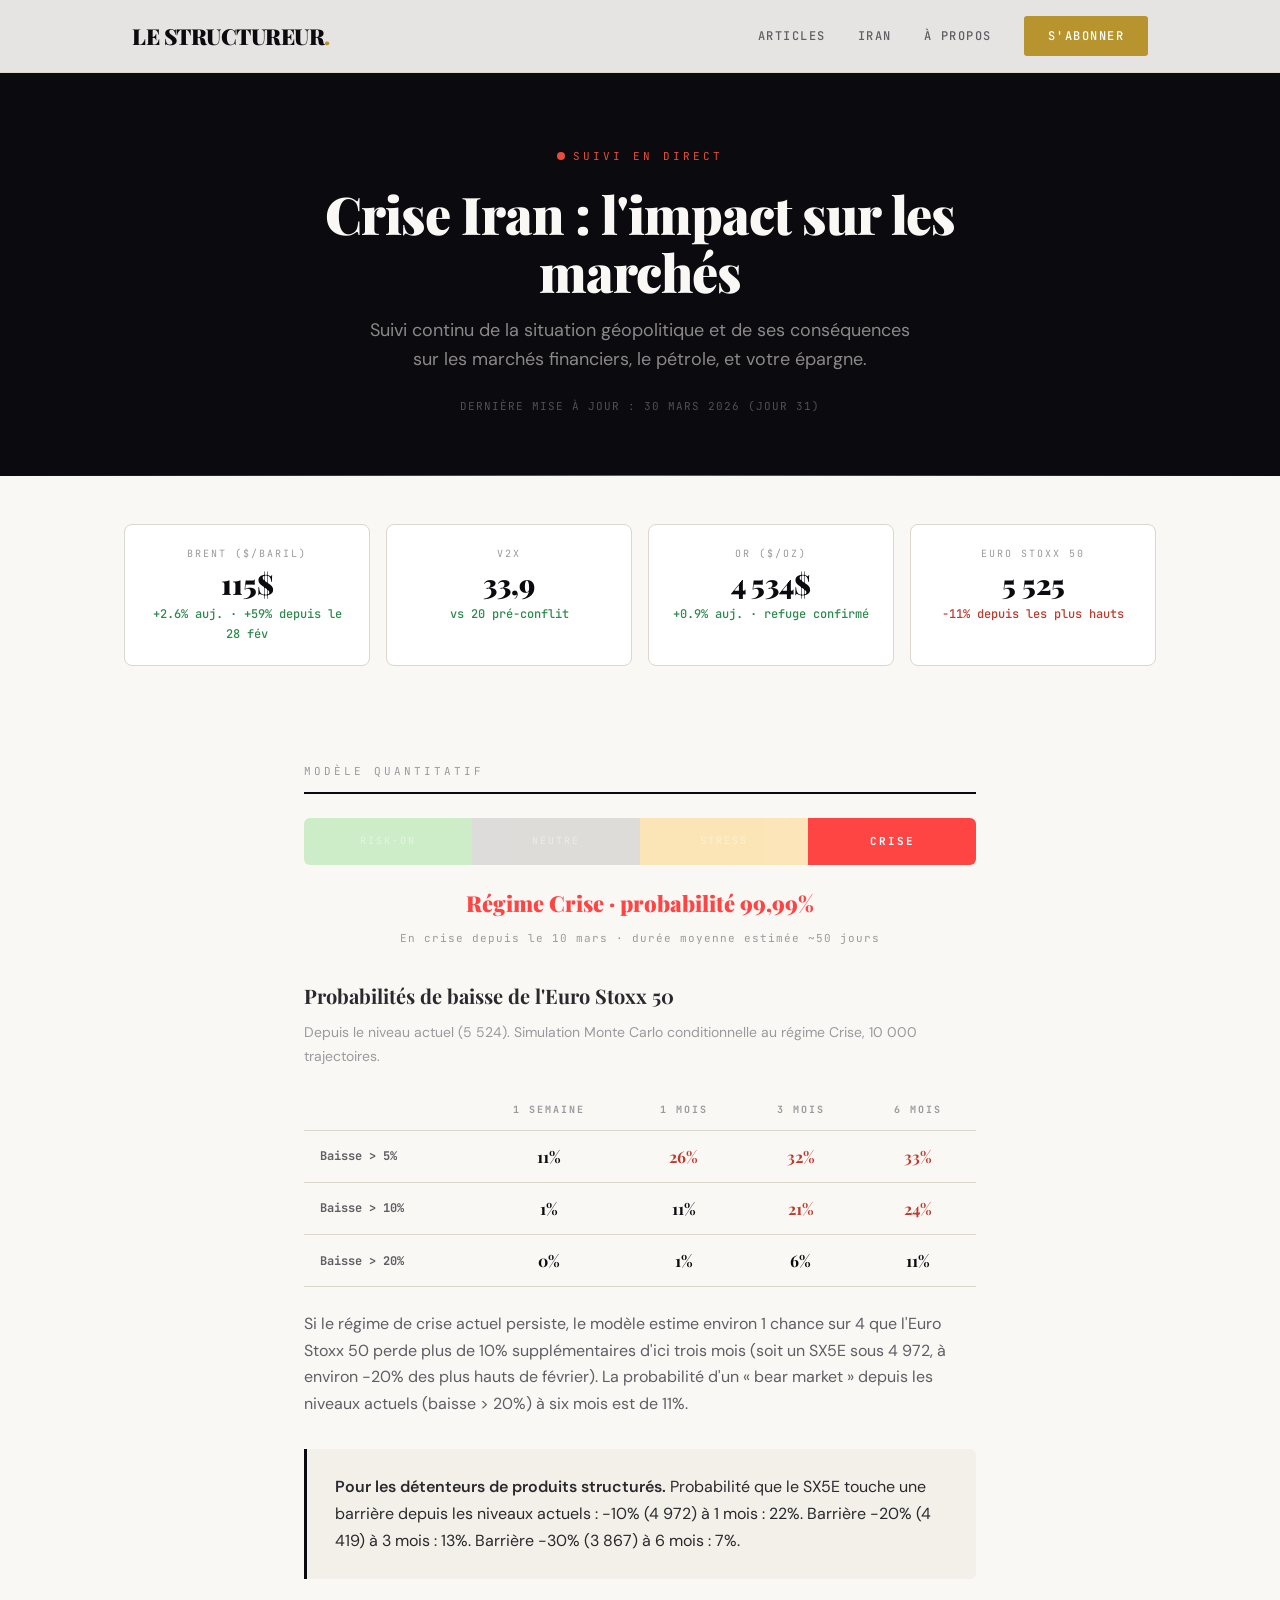
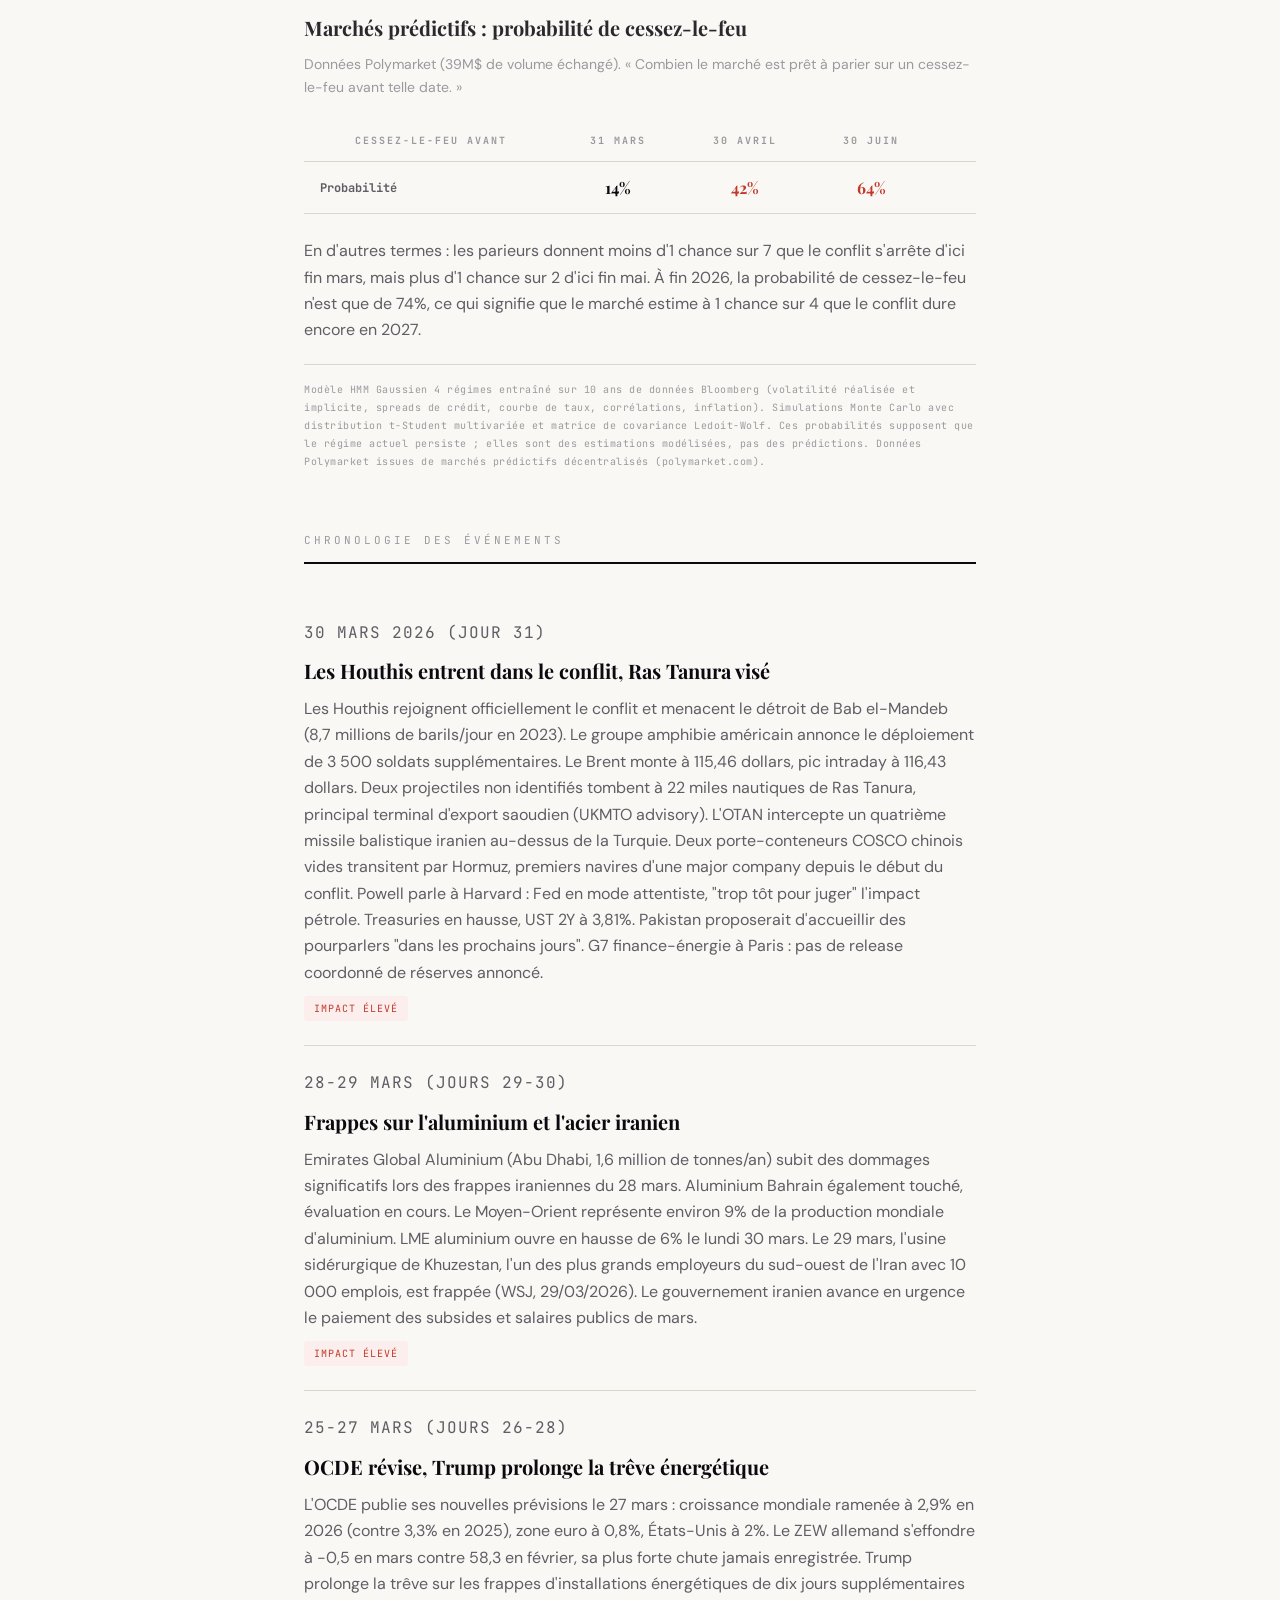
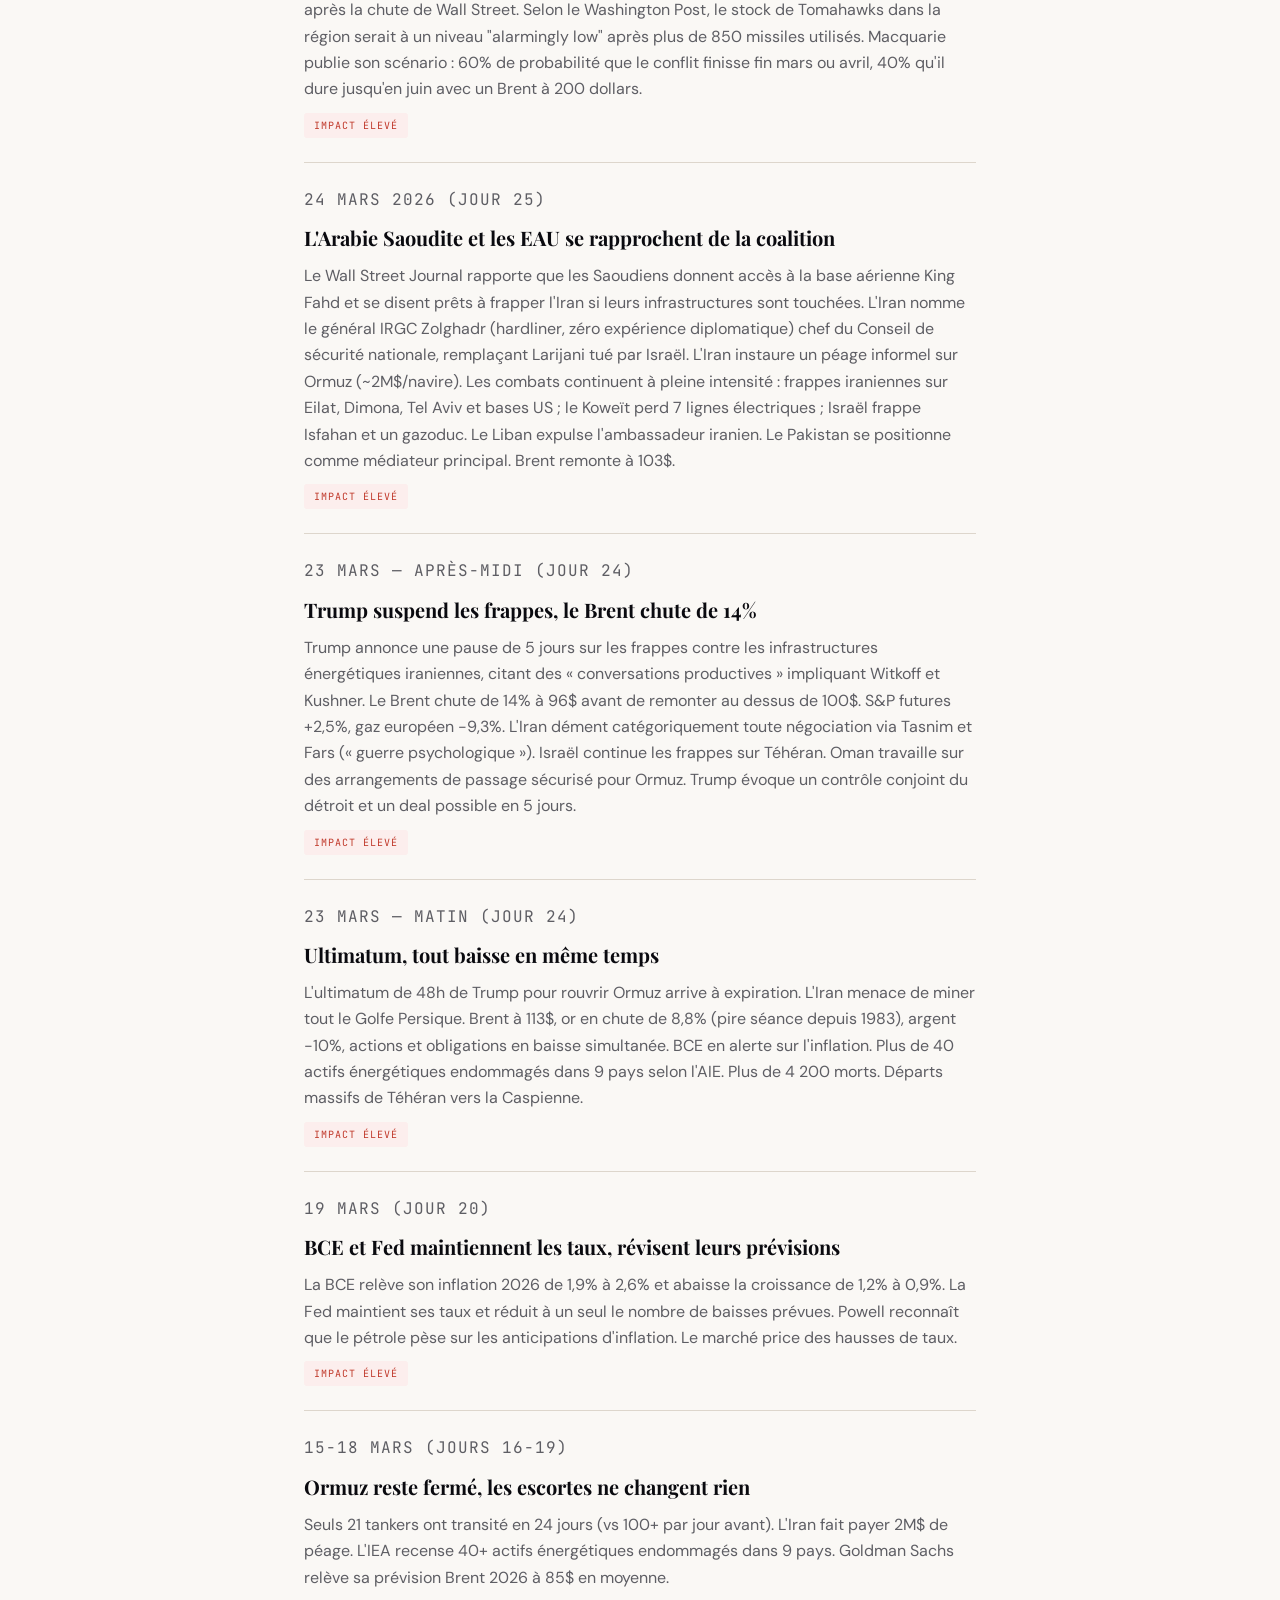
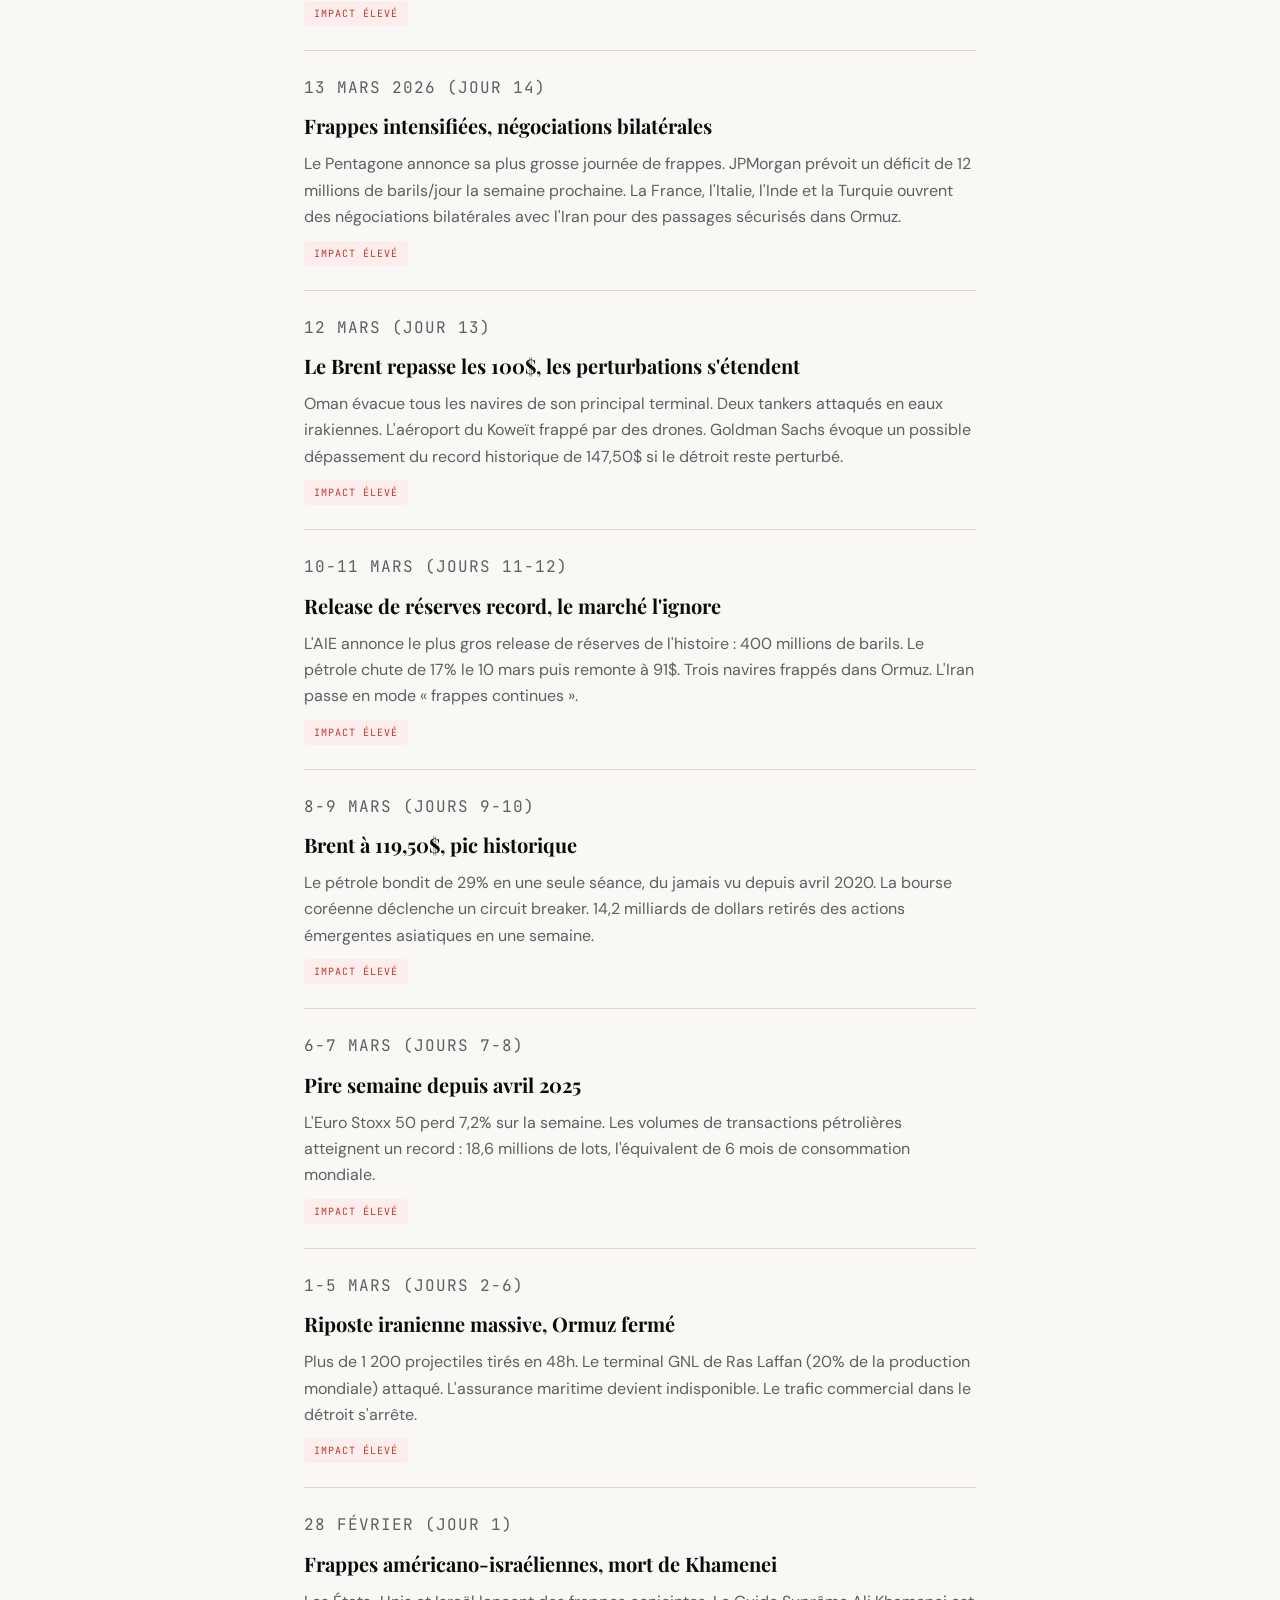
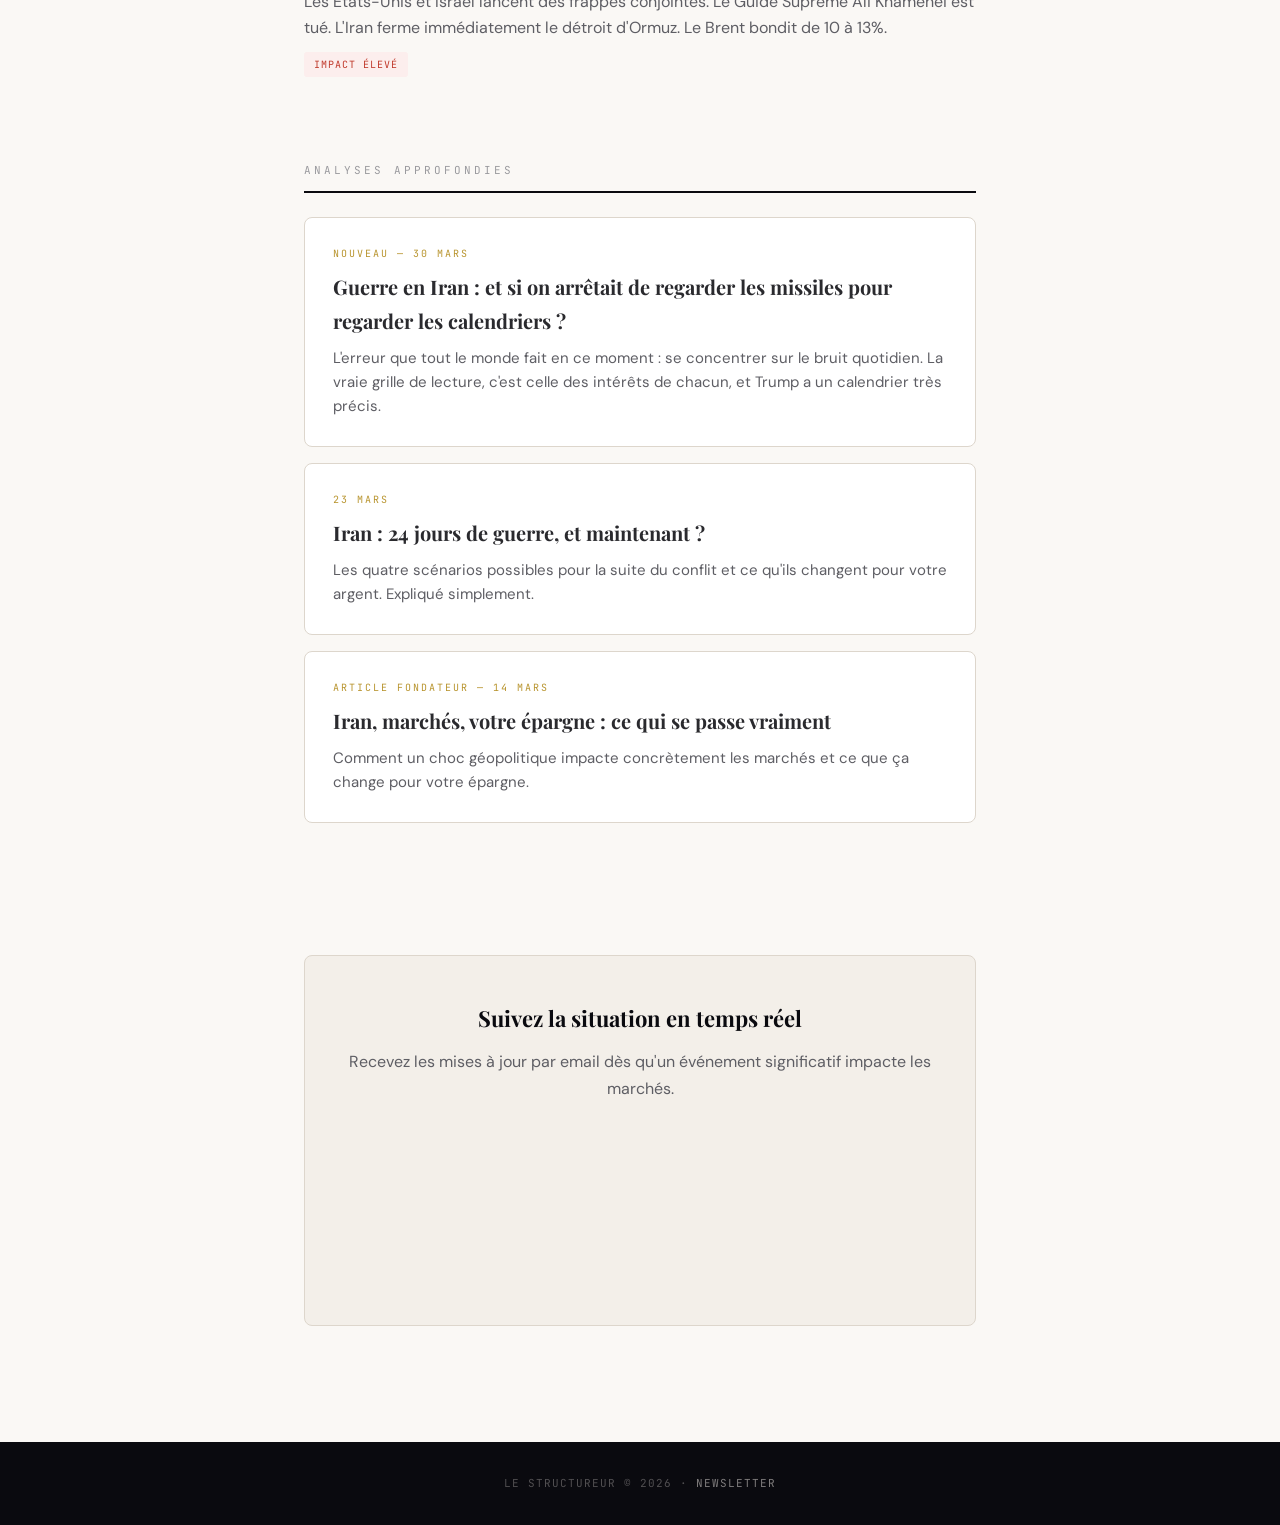
<file: articles/iran/index.html>
<!DOCTYPE html>
<html lang="fr">
<head>
    <meta charset="UTF-8">
    <meta name="viewport" content="width=device-width, initial-scale=1.0">
    <title>Crise Iran : impact sur les marchés | Le Structureur</title>
    <meta name="description" content="Suivi en continu de la crise iranienne et son impact sur les marchés financiers. Indices, pétrole, volatilité, or : les données et l'analyse d'un ancien structureur.">
    <meta property="og:title" content="Crise Iran : impact sur les marchés et votre épargne">
    <meta property="og:description" content="Suivi en continu de la crise iranienne et son impact sur les marchés. Données, analyse, et ce que ça change pour votre épargne.">
    <meta property="og:type" content="article">
    <link rel="canonical" href="https://lestructureur.fr/articles/iran/">
    <meta property="og:image" content="https://lestructureur.fr/images/og-image.png">
    <link rel="icon" href="/favicon.svg" type="image/svg+xml">
    <link rel="stylesheet" href="/css/style.css">
    <script type="application/ld+json">
    {
        "@context": "https://schema.org",
        "@type": "Article",
        "headline": "Crise Iran : impact sur les marchés et votre épargne",
        "author": { "@type": "Person", "name": "Adrien" },
        "datePublished": "2026-03-15",
        "dateModified": "2026-03-30",
        "publisher": { "@type": "Organization", "name": "Le Structureur" },
        "description": "Suivi en continu de la crise iranienne et son impact sur les marchés financiers."
    }
    </script>
    <script defer data-domain="lestructureur.fr" src="https://plausible.io/js/script.js"></script>
    <style>
        .hub-hero {
            background: var(--ink);
            color: var(--paper);
            padding: 140px 24px 60px;
            position: relative;
            text-align: center;
        }

        .hub-hero::after {
            content: '';
            position: absolute;
            bottom: 0; left: 0; right: 0;
            height: 1px;
            background: linear-gradient(90deg, transparent, #c0392b, transparent);
        }

        .hub-hero .tag {
            font-family: var(--mono);
            font-size: 11px;
            letter-spacing: 3px;
            text-transform: uppercase;
            color: #e74c3c;
            margin-bottom: 20px;
            display: inline-flex;
            align-items: center;
            gap: 8px;
        }

        .hub-hero .tag::before {
            content: '';
            width: 8px; height: 8px;
            background: #e74c3c;
            border-radius: 50%;
            animation: pulse-dot 2s ease infinite;
        }

        @keyframes pulse-dot {
            0%, 100% { opacity: 1; }
            50% { opacity: 0.3; }
        }

        .hub-hero h1 {
            font-family: var(--serif);
            font-size: clamp(36px, 5vw, 52px);
            font-weight: 900;
            line-height: 1.1;
            letter-spacing: -1px;
            margin-bottom: 16px;
            max-width: 700px;
            margin-left: auto;
            margin-right: auto;
        }

        .hub-hero .subtitle {
            font-size: 18px;
            color: rgba(245, 240, 235, 0.55);
            max-width: 560px;
            margin: 0 auto 24px;
            line-height: 1.6;
        }

        .hub-hero .last-update {
            font-family: var(--mono);
            font-size: 11px;
            color: rgba(245, 240, 235, 0.3);
            letter-spacing: 1px;
            text-transform: uppercase;
        }

        /* Dashboard */
        .dashboard {
            max-width: var(--wide);
            margin: 0 auto;
            padding: 48px 24px;
        }

        .dashboard-grid {
            display: grid;
            grid-template-columns: repeat(4, 1fr);
            gap: 16px;
            margin-bottom: 48px;
        }

        .dash-card {
            background: white;
            border: 1px solid var(--border);
            border-radius: 8px;
            padding: 20px;
            text-align: center;
        }

        .dash-card .dash-label {
            font-family: var(--mono);
            font-size: 10px;
            letter-spacing: 2px;
            text-transform: uppercase;
            color: var(--text-light);
            margin-bottom: 8px;
        }

        .dash-card .dash-value {
            font-family: var(--serif);
            font-size: 28px;
            font-weight: 900;
            color: var(--ink);
            line-height: 1;
            margin-bottom: 6px;
        }

        .dash-card .dash-change {
            font-family: var(--mono);
            font-size: 12px;
            font-weight: 500;
        }

        .dash-change.up { color: #2d8a4e; }
        .dash-change.down { color: #c0392b; }
        .dash-change.neutral { color: var(--text-light); }

        /* Timeline */
        .timeline-section {
            max-width: var(--max-width);
            margin: 0 auto;
            padding: 0 24px 60px;
        }

        .timeline-header {
            font-family: var(--mono);
            font-size: 11px;
            letter-spacing: 3px;
            text-transform: uppercase;
            color: var(--text-light);
            margin-bottom: 32px;
            padding-bottom: 12px;
            border-bottom: 2px solid var(--ink);
        }

        .timeline-item {
            padding: 24px 0;
            border-bottom: 1px solid var(--border);
            position: relative;
        }

        .timeline-item:last-child {
            border-bottom: none;
        }

        .timeline-date {
            font-family: var(--mono);
            font-size: 11px;
            letter-spacing: 1px;
            text-transform: uppercase;
            color: var(--text-light);
            margin-bottom: 8px;
        }

        .timeline-item h3 {
            font-family: var(--serif);
            font-size: 20px;
            font-weight: 700;
            margin-bottom: 8px;
            color: var(--ink);
        }

        .timeline-item p {
            font-size: 16px;
            color: var(--text-secondary);
            line-height: 1.65;
        }

        .timeline-item .impact-tag {
            display: inline-block;
            font-family: var(--mono);
            font-size: 10px;
            letter-spacing: 1px;
            text-transform: uppercase;
            padding: 4px 10px;
            border-radius: 3px;
            margin-top: 10px;
        }

        .impact-tag.high {
            background: #fceeed;
            color: #c0392b;
        }

        .impact-tag.medium {
            background: #f7f3ea;
            color: #b8960c;
        }

        .impact-tag.low {
            background: #eef6ee;
            color: #2d8a4e;
        }

        /* Analysis link */
        .analysis-section {
            max-width: var(--max-width);
            margin: 0 auto;
            padding: 0 24px 60px;
        }

        .analysis-header {
            font-family: var(--mono);
            font-size: 11px;
            letter-spacing: 3px;
            text-transform: uppercase;
            color: var(--text-light);
            margin-bottom: 24px;
            padding-bottom: 12px;
            border-bottom: 2px solid var(--ink);
        }

        .analysis-card {
            display: block;
            text-decoration: none;
            color: inherit;
            background: white;
            border: 1px solid var(--border);
            border-radius: 8px;
            padding: 28px;
            margin-bottom: 16px;
            transition: all 0.3s ease;
        }

        .analysis-card:hover {
            border-color: var(--gold);
            box-shadow: 0 4px 16px rgba(0, 0, 0, 0.05);
            transform: translateY(-2px);
        }

        .analysis-card .tag {
            font-family: var(--mono);
            font-size: 10px;
            letter-spacing: 2px;
            text-transform: uppercase;
            color: var(--gold);
            margin-bottom: 8px;
        }

        .analysis-card h3 {
            font-family: var(--serif);
            font-size: 20px;
            font-weight: 700;
            margin-bottom: 8px;
        }

        .analysis-card p {
            font-size: 15px;
            color: var(--text-secondary);
            line-height: 1.6;
        }

        /* Model section */
        .model-section {
            max-width: var(--max-width);
            margin: 0 auto;
            padding: 0 24px 60px;
        }

        .regime-bar {
            display: flex;
            border-radius: 6px;
            overflow: hidden;
            margin-bottom: 20px;
        }

        .regime-segment {
            flex: 1;
            padding: 14px 0;
            text-align: center;
            font-family: var(--mono);
            font-size: 10px;
            letter-spacing: 2px;
            text-transform: uppercase;
            color: rgba(255, 255, 255, 0.5);
        }

        .regime-segment:nth-child(1) { background: #44cc44; }
        .regime-segment:nth-child(2) { background: #888888; }
        .regime-segment:nth-child(3) { background: #ffaa00; }
        .regime-segment:nth-child(4) { background: #ff4444; }

        .regime-segment:not(.active) { opacity: 0.25; }

        .regime-segment.active {
            color: white;
            font-weight: 700;
            font-size: 11px;
            opacity: 1;
        }

        .regime-context {
            text-align: center;
            margin-bottom: 32px;
        }

        .regime-proba {
            font-family: var(--serif);
            font-size: 22px;
            font-weight: 900;
            color: #ff4444;
            margin-bottom: 6px;
        }

        .regime-detail {
            font-family: var(--mono);
            font-size: 11px;
            letter-spacing: 1px;
            color: var(--text-light);
        }

        .proba-table-wrap {
            overflow-x: auto;
            margin-bottom: 24px;
        }

        .proba-table {
            width: 100%;
            border-collapse: collapse;
        }

        .proba-table th, .proba-table td {
            padding: 12px 16px;
            text-align: center;
            border-bottom: 1px solid var(--border);
        }

        .proba-table th {
            font-family: var(--mono);
            font-size: 10px;
            letter-spacing: 2px;
            text-transform: uppercase;
            color: var(--text-light);
        }

        .proba-table td:first-child {
            text-align: left;
            font-family: var(--mono);
            font-size: 12px;
            color: var(--text-secondary);
            white-space: nowrap;
        }

        .proba-table td {
            font-family: var(--serif);
            font-size: 16px;
            font-weight: 700;
            color: var(--ink);
        }

        .proba-table .hot { color: #c0392b; }

        .model-context {
            font-size: 16px;
            color: var(--text-secondary);
            line-height: 1.65;
            margin-bottom: 20px;
        }

        .model-disclaimer {
            font-family: var(--mono);
            font-size: 10px;
            letter-spacing: 0.5px;
            color: var(--text-light);
            line-height: 1.8;
            padding-top: 16px;
            border-top: 1px solid var(--border);
        }

        /* Responsive */
        @media (max-width: 768px) {
            .dashboard-grid { grid-template-columns: repeat(2, 1fr); }
            .hub-hero { padding: 120px 20px 48px; }
            .proba-table th, .proba-table td { padding: 10px 8px; font-size: 14px; }
            .proba-table td:first-child { font-size: 11px; }
        }
    </style>
</head>
<body>

<div class="progress-bar"></div>

<header class="site-header">
    <div class="header-inner">
        <a href="/" class="site-title">Le Structureur<span>.</span></a>
        <nav class="site-nav">
            <a href="/#articles">Articles</a>
            <a href="/articles/iran/">Iran</a>
            <a href="/a-propos.html">À propos</a>
            <a href="https://lestructureur.substack.com" target="_blank" class="btn-subscribe">S'abonner</a>
        </nav>
    </div>
</header>

<section class="hub-hero">
    <p class="tag">Suivi en direct</p>
    <h1>Crise Iran : l'impact sur les marchés</h1>
    <p class="subtitle">Suivi continu de la situation géopolitique et de ses conséquences sur les marchés financiers, le pétrole, et votre épargne.</p>
    <p class="last-update">Dernière mise à jour : 30 mars 2026 (jour 31)</p>
</section>

<section class="dashboard">
    <div class="dashboard-grid">
        <div class="dash-card">
            <p class="dash-label">Brent ($/baril)</p>
            <p class="dash-value">115$</p>
            <p class="dash-change up">+2.6% auj. · +59% depuis le 28 fév</p>
        </div>
        <div class="dash-card">
            <p class="dash-label">V2X</p>
            <p class="dash-value">33,9</p>
            <p class="dash-change up">vs 20 pré-conflit</p>
        </div>
        <div class="dash-card">
            <p class="dash-label">Or ($/oz)</p>
            <p class="dash-value">4 534$</p>
            <p class="dash-change up">+0.9% auj. · refuge confirmé</p>
        </div>
        <div class="dash-card">
            <p class="dash-label">Euro Stoxx 50</p>
            <p class="dash-value">5 525</p>
            <p class="dash-change down">-11% depuis les plus hauts</p>
        </div>
    </div>
</section>

<section class="model-section">
    <p class="analysis-header">Modèle quantitatif</p>

    <div class="regime-bar">
        <div class="regime-segment">Risk-on</div>
        <div class="regime-segment">Neutre</div>
        <div class="regime-segment">Stress</div>
        <div class="regime-segment active">Crise</div>
    </div>

    <div class="regime-context">
        <p class="regime-proba">Régime Crise · probabilité 99,99%</p>
        <p class="regime-detail">En crise depuis le 10 mars · durée moyenne estimée ~50 jours</p>
    </div>

    <h3 style="font-family: var(--serif); font-size: 20px; font-weight: 700; margin-bottom: 8px;">Probabilités de baisse de l'Euro Stoxx 50</h3>
    <p style="font-size: 14px; color: var(--text-light); margin-bottom: 20px;">Depuis le niveau actuel (5 524). Simulation Monte Carlo conditionnelle au régime Crise, 10 000 trajectoires.</p>

    <div class="proba-table-wrap">
        <table class="proba-table">
            <thead>
                <tr>
                    <th></th>
                    <th>1 semaine</th>
                    <th>1 mois</th>
                    <th>3 mois</th>
                    <th>6 mois</th>
                </tr>
            </thead>
            <tbody>
                <tr>
                    <td>Baisse &gt; 5%</td>
                    <td>11%</td>
                    <td class="hot">26%</td>
                    <td class="hot">32%</td>
                    <td class="hot">33%</td>
                </tr>
                <tr>
                    <td>Baisse &gt; 10%</td>
                    <td>1%</td>
                    <td>11%</td>
                    <td class="hot">21%</td>
                    <td class="hot">24%</td>
                </tr>
                <tr>
                    <td>Baisse &gt; 20%</td>
                    <td>0%</td>
                    <td>1%</td>
                    <td>6%</td>
                    <td>11%</td>
                </tr>
            </tbody>
        </table>
    </div>

    <p class="model-context">Si le régime de crise actuel persiste, le modèle estime environ 1 chance sur 4 que l'Euro Stoxx 50 perde plus de 10% supplémentaires d'ici trois mois (soit un SX5E sous 4 972, à environ -20% des plus hauts de février). La probabilité d'un « bear market » depuis les niveaux actuels (baisse > 20%) à six mois est de 11%.</p>

    <div class="highlight-box" style="margin-bottom: 24px;">
        <p><span class="key-point">Pour les détenteurs de produits structurés.</span> Probabilité que le SX5E touche une barrière depuis les niveaux actuels : -10% (4 972) à 1 mois : 22%. Barrière -20% (4 419) à 3 mois : 13%. Barrière -30% (3 867) à 6 mois : 7%.</p>
    </div>

    <h3 style="font-family: var(--serif); font-size: 20px; font-weight: 700; margin-bottom: 8px; margin-top: 32px;">Marchés prédictifs : probabilité de cessez-le-feu</h3>
    <p style="font-size: 14px; color: var(--text-light); margin-bottom: 20px;">Données Polymarket (39M$ de volume échangé). « Combien le marché est prêt à parier sur un cessez-le-feu avant telle date. »</p>

    <div class="proba-table-wrap">
        <table class="proba-table">
            <thead>
                <tr>
                    <th>Cessez-le-feu avant</th>
                    <th>31 mars</th>
                    <th>30 avril</th>
                    <th>30 juin</th>
                    <th></th>
                </tr>
            </thead>
            <tbody>
                <tr>
                    <td>Probabilité</td>
                    <td>14%</td>
                    <td class="hot">42%</td>
                    <td class="hot">64%</td>
                    <td></td>
                </tr>
            </tbody>
        </table>
    </div>

    <p class="model-context">En d'autres termes : les parieurs donnent moins d'1 chance sur 7 que le conflit s'arrête d'ici fin mars, mais plus d'1 chance sur 2 d'ici fin mai. À fin 2026, la probabilité de cessez-le-feu n'est que de 74%, ce qui signifie que le marché estime à 1 chance sur 4 que le conflit dure encore en 2027.</p>

    <p class="model-disclaimer">Modèle HMM Gaussien 4 régimes entraîné sur 10 ans de données Bloomberg (volatilité réalisée et implicite, spreads de crédit, courbe de taux, corrélations, inflation). Simulations Monte Carlo avec distribution t-Student multivariée et matrice de covariance Ledoit-Wolf. Ces probabilités supposent que le régime actuel persiste ; elles sont des estimations modélisées, pas des prédictions. Données Polymarket issues de marchés prédictifs décentralisés (polymarket.com).</p>
</section>

<section class="timeline-section">
    <p class="timeline-header">Chronologie des événements</p>

    <div class="timeline-item">
        <p class="timeline-date">30 mars 2026 (jour 31)</p>
        <h3>Les Houthis entrent dans le conflit, Ras Tanura visé</h3>
        <p>Les Houthis rejoignent officiellement le conflit et menacent le détroit de Bab el-Mandeb (8,7 millions de barils/jour en 2023). Le groupe amphibie américain annonce le déploiement de 3 500 soldats supplémentaires. Le Brent monte à 115,46 dollars, pic intraday à 116,43 dollars. Deux projectiles non identifiés tombent à 22 miles nautiques de Ras Tanura, principal terminal d'export saoudien (UKMTO advisory). L'OTAN intercepte un quatrième missile balistique iranien au-dessus de la Turquie. Deux porte-conteneurs COSCO chinois vides transitent par Hormuz, premiers navires d'une major company depuis le début du conflit. Powell parle à Harvard : Fed en mode attentiste, "trop tôt pour juger" l'impact pétrole. Treasuries en hausse, UST 2Y à 3,81%. Pakistan proposerait d'accueillir des pourparlers "dans les prochains jours". G7 finance-énergie à Paris : pas de release coordonné de réserves annoncé.</p>
        <span class="impact-tag high">Impact élevé</span>
    </div>

    <div class="timeline-item">
        <p class="timeline-date">28-29 mars (jours 29-30)</p>
        <h3>Frappes sur l'aluminium et l'acier iranien</h3>
        <p>Emirates Global Aluminium (Abu Dhabi, 1,6 million de tonnes/an) subit des dommages significatifs lors des frappes iraniennes du 28 mars. Aluminium Bahrain également touché, évaluation en cours. Le Moyen-Orient représente environ 9% de la production mondiale d'aluminium. LME aluminium ouvre en hausse de 6% le lundi 30 mars. Le 29 mars, l'usine sidérurgique de Khuzestan, l'un des plus grands employeurs du sud-ouest de l'Iran avec 10 000 emplois, est frappée (WSJ, 29/03/2026). Le gouvernement iranien avance en urgence le paiement des subsides et salaires publics de mars.</p>
        <span class="impact-tag high">Impact élevé</span>
    </div>

    <div class="timeline-item">
        <p class="timeline-date">25-27 mars (jours 26-28)</p>
        <h3>OCDE révise, Trump prolonge la trêve énergétique</h3>
        <p>L'OCDE publie ses nouvelles prévisions le 27 mars : croissance mondiale ramenée à 2,9% en 2026 (contre 3,3% en 2025), zone euro à 0,8%, États-Unis à 2%. Le ZEW allemand s'effondre à -0,5 en mars contre 58,3 en février, sa plus forte chute jamais enregistrée. Trump prolonge la trêve sur les frappes d'installations énergétiques de dix jours supplémentaires après la chute de Wall Street. Selon le Washington Post, le stock de Tomahawks dans la région serait à un niveau "alarmingly low" après plus de 850 missiles utilisés. Macquarie publie son scénario : 60% de probabilité que le conflit finisse fin mars ou avril, 40% qu'il dure jusqu'en juin avec un Brent à 200 dollars.</p>
        <span class="impact-tag high">Impact élevé</span>
    </div>

    <div class="timeline-item">
        <p class="timeline-date">24 mars 2026 (jour 25)</p>
        <h3>L'Arabie Saoudite et les EAU se rapprochent de la coalition</h3>
        <p>Le Wall Street Journal rapporte que les Saoudiens donnent accès à la base aérienne King Fahd et se disent prêts à frapper l'Iran si leurs infrastructures sont touchées. L'Iran nomme le général IRGC Zolghadr (hardliner, zéro expérience diplomatique) chef du Conseil de sécurité nationale, remplaçant Larijani tué par Israël. L'Iran instaure un péage informel sur Ormuz (~2M$/navire). Les combats continuent à pleine intensité : frappes iraniennes sur Eilat, Dimona, Tel Aviv et bases US ; le Koweït perd 7 lignes électriques ; Israël frappe Isfahan et un gazoduc. Le Liban expulse l'ambassadeur iranien. Le Pakistan se positionne comme médiateur principal. Brent remonte à 103$.</p>
        <span class="impact-tag high">Impact élevé</span>
    </div>

    <div class="timeline-item">
        <p class="timeline-date">23 mars — après-midi (jour 24)</p>
        <h3>Trump suspend les frappes, le Brent chute de 14%</h3>
        <p>Trump annonce une pause de 5 jours sur les frappes contre les infrastructures énergétiques iraniennes, citant des « conversations productives » impliquant Witkoff et Kushner. Le Brent chute de 14% à 96$ avant de remonter au dessus de 100$. S&P futures +2,5%, gaz européen -9,3%. L'Iran dément catégoriquement toute négociation via Tasnim et Fars (« guerre psychologique »). Israël continue les frappes sur Téhéran. Oman travaille sur des arrangements de passage sécurisé pour Ormuz. Trump évoque un contrôle conjoint du détroit et un deal possible en 5 jours.</p>
        <span class="impact-tag high">Impact élevé</span>
    </div>

    <div class="timeline-item">
        <p class="timeline-date">23 mars — matin (jour 24)</p>
        <h3>Ultimatum, tout baisse en même temps</h3>
        <p>L'ultimatum de 48h de Trump pour rouvrir Ormuz arrive à expiration. L'Iran menace de miner tout le Golfe Persique. Brent à 113$, or en chute de 8,8% (pire séance depuis 1983), argent -10%, actions et obligations en baisse simultanée. BCE en alerte sur l'inflation. Plus de 40 actifs énergétiques endommagés dans 9 pays selon l'AIE. Plus de 4 200 morts. Départs massifs de Téhéran vers la Caspienne.</p>
        <span class="impact-tag high">Impact élevé</span>
    </div>

    <div class="timeline-item">
        <p class="timeline-date">19 mars (jour 20)</p>
        <h3>BCE et Fed maintiennent les taux, révisent leurs prévisions</h3>
        <p>La BCE relève son inflation 2026 de 1,9% à 2,6% et abaisse la croissance de 1,2% à 0,9%. La Fed maintient ses taux et réduit à un seul le nombre de baisses prévues. Powell reconnaît que le pétrole pèse sur les anticipations d'inflation. Le marché price des hausses de taux.</p>
        <span class="impact-tag high">Impact élevé</span>
    </div>

    <div class="timeline-item">
        <p class="timeline-date">15-18 mars (jours 16-19)</p>
        <h3>Ormuz reste fermé, les escortes ne changent rien</h3>
        <p>Seuls 21 tankers ont transité en 24 jours (vs 100+ par jour avant). L'Iran fait payer 2M$ de péage. L'IEA recense 40+ actifs énergétiques endommagés dans 9 pays. Goldman Sachs relève sa prévision Brent 2026 à 85$ en moyenne.</p>
        <span class="impact-tag high">Impact élevé</span>
    </div>

    <div class="timeline-item">
        <p class="timeline-date">13 mars 2026 (jour 14)</p>
        <h3>Frappes intensifiées, négociations bilatérales</h3>
        <p>Le Pentagone annonce sa plus grosse journée de frappes. JPMorgan prévoit un déficit de 12 millions de barils/jour la semaine prochaine. La France, l'Italie, l'Inde et la Turquie ouvrent des négociations bilatérales avec l'Iran pour des passages sécurisés dans Ormuz.</p>
        <span class="impact-tag high">Impact élevé</span>
    </div>

    <div class="timeline-item">
        <p class="timeline-date">12 mars (jour 13)</p>
        <h3>Le Brent repasse les 100$, les perturbations s'étendent</h3>
        <p>Oman évacue tous les navires de son principal terminal. Deux tankers attaqués en eaux irakiennes. L'aéroport du Koweït frappé par des drones. Goldman Sachs évoque un possible dépassement du record historique de 147,50$ si le détroit reste perturbé.</p>
        <span class="impact-tag high">Impact élevé</span>
    </div>

    <div class="timeline-item">
        <p class="timeline-date">10-11 mars (jours 11-12)</p>
        <h3>Release de réserves record, le marché l'ignore</h3>
        <p>L'AIE annonce le plus gros release de réserves de l'histoire : 400 millions de barils. Le pétrole chute de 17% le 10 mars puis remonte à 91$. Trois navires frappés dans Ormuz. L'Iran passe en mode « frappes continues ».</p>
        <span class="impact-tag high">Impact élevé</span>
    </div>

    <div class="timeline-item">
        <p class="timeline-date">8-9 mars (jours 9-10)</p>
        <h3>Brent à 119,50$, pic historique</h3>
        <p>Le pétrole bondit de 29% en une seule séance, du jamais vu depuis avril 2020. La bourse coréenne déclenche un circuit breaker. 14,2 milliards de dollars retirés des actions émergentes asiatiques en une semaine.</p>
        <span class="impact-tag high">Impact élevé</span>
    </div>

    <div class="timeline-item">
        <p class="timeline-date">6-7 mars (jours 7-8)</p>
        <h3>Pire semaine depuis avril 2025</h3>
        <p>L'Euro Stoxx 50 perd 7,2% sur la semaine. Les volumes de transactions pétrolières atteignent un record : 18,6 millions de lots, l'équivalent de 6 mois de consommation mondiale.</p>
        <span class="impact-tag high">Impact élevé</span>
    </div>

    <div class="timeline-item">
        <p class="timeline-date">1-5 mars (jours 2-6)</p>
        <h3>Riposte iranienne massive, Ormuz fermé</h3>
        <p>Plus de 1 200 projectiles tirés en 48h. Le terminal GNL de Ras Laffan (20% de la production mondiale) attaqué. L'assurance maritime devient indisponible. Le trafic commercial dans le détroit s'arrête.</p>
        <span class="impact-tag high">Impact élevé</span>
    </div>

    <div class="timeline-item">
        <p class="timeline-date">28 février (jour 1)</p>
        <h3>Frappes américano-israéliennes, mort de Khamenei</h3>
        <p>Les États-Unis et Israël lancent des frappes conjointes. Le Guide Suprême Ali Khamenei est tué. L'Iran ferme immédiatement le détroit d'Ormuz. Le Brent bondit de 10 à 13%.</p>
        <span class="impact-tag high">Impact élevé</span>
    </div>
</section>

<section class="analysis-section">
    <p class="analysis-header">Analyses approfondies</p>

    <a href="/articles/iran-trump-calendrier/" class="analysis-card">
        <p class="tag">Nouveau — 30 mars</p>
        <h3>Guerre en Iran : et si on arrêtait de regarder les missiles pour regarder les calendriers ?</h3>
        <p>L'erreur que tout le monde fait en ce moment : se concentrer sur le bruit quotidien. La vraie grille de lecture, c'est celle des intérêts de chacun, et Trump a un calendrier très précis.</p>
    </a>

    <a href="/articles/iran-scenarios-jour-24/" class="analysis-card">
        <p class="tag">23 mars</p>
        <h3>Iran : 24 jours de guerre, et maintenant ?</h3>
        <p>Les quatre scénarios possibles pour la suite du conflit et ce qu'ils changent pour votre argent. Expliqué simplement.</p>
    </a>

    <a href="/articles/iran-marches-epargne/" class="analysis-card">
        <p class="tag">Article fondateur — 14 mars</p>
        <h3>Iran, marchés, votre épargne : ce qui se passe vraiment</h3>
        <p>Comment un choc géopolitique impacte concrètement les marchés et ce que ça change pour votre épargne.</p>
    </a>
</section>

<div style="max-width: var(--max-width); margin: 0 auto; padding: 0 24px 60px;">
    <div class="cta-box">
        <h3>Suivez la situation en temps réel</h3>
        <p>Recevez les mises à jour par email dès qu'un événement significatif impacte les marchés.</p>
        <iframe src="https://lestructureur.substack.com/embed" width="100%" height="150" style="border:none; background:transparent;" frameborder="0" scrolling="no"></iframe>
    </div>
</div>

<footer class="site-footer">
    <p>Le Structureur © 2026 · <a href="https://lestructureur.substack.com" target="_blank">Newsletter</a></p>
</footer>

<script src="/js/main.js" defer></script>
</body>
</html>
</file>
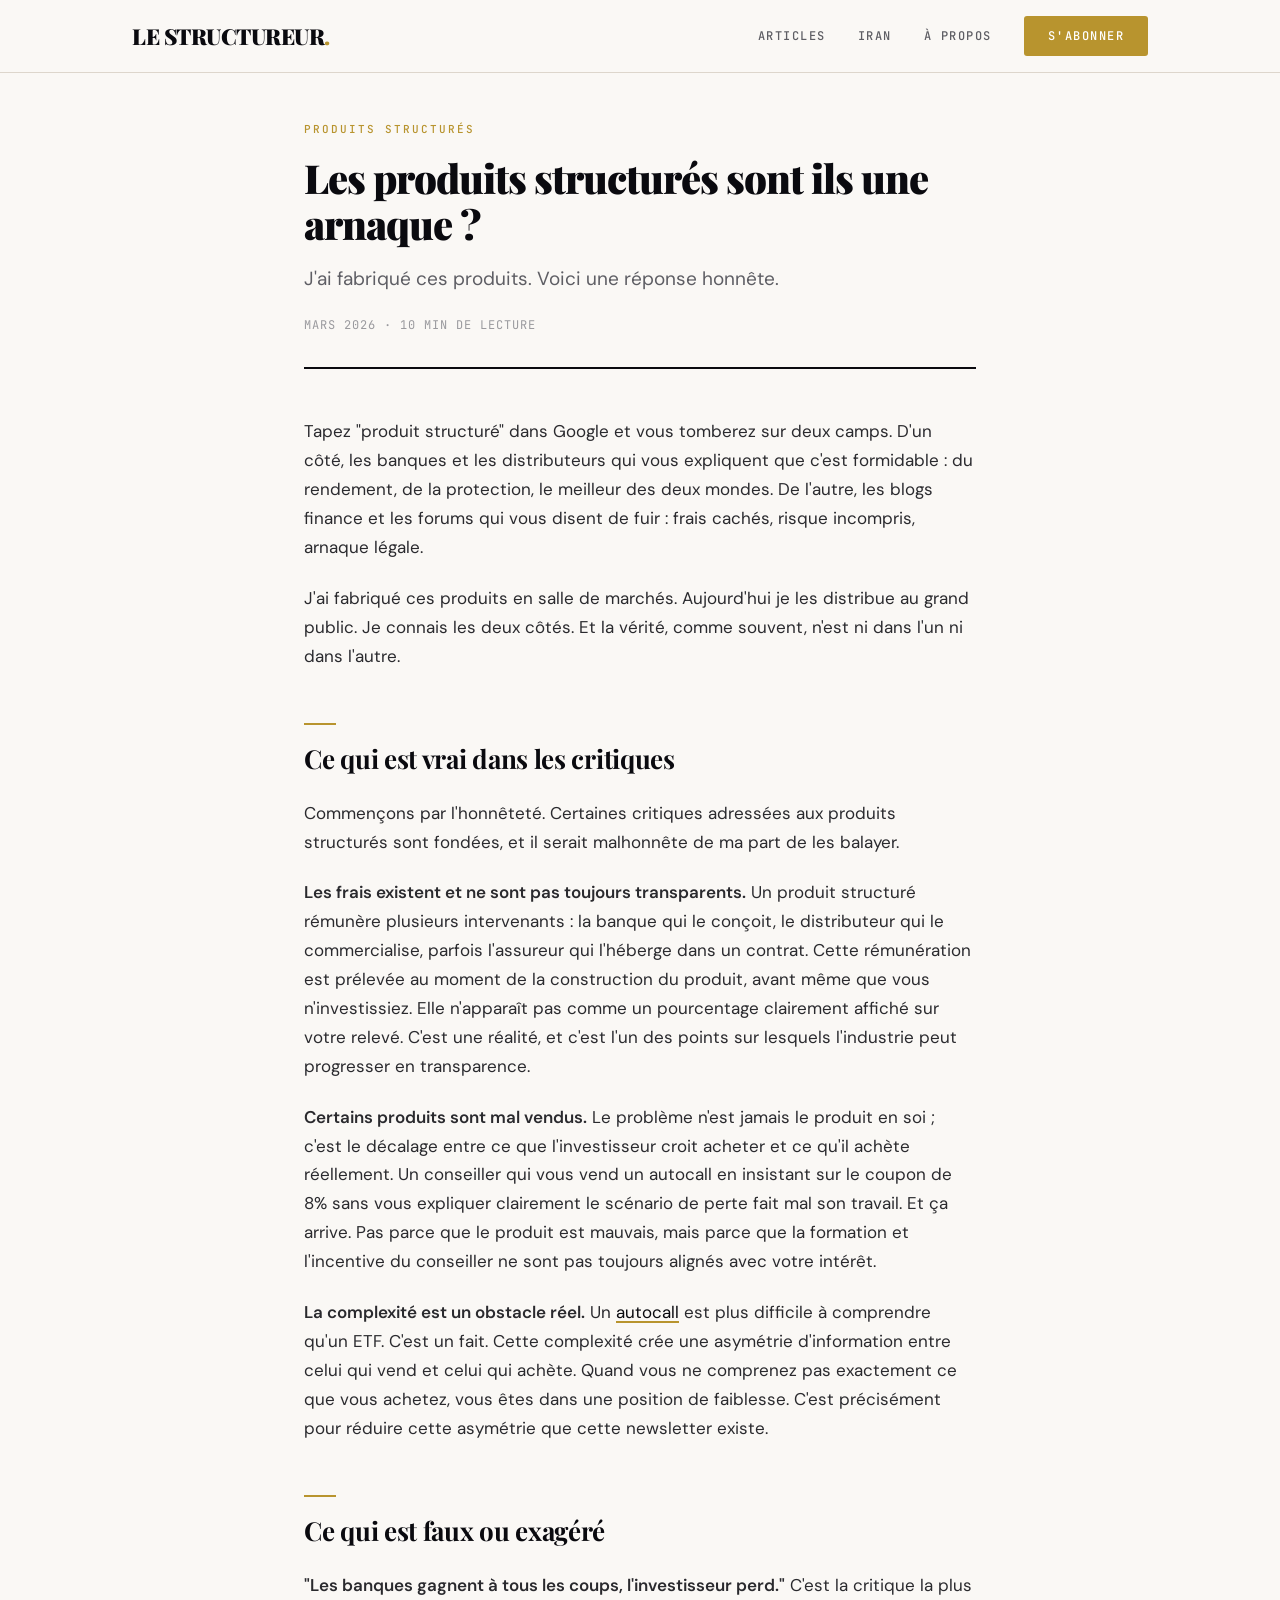
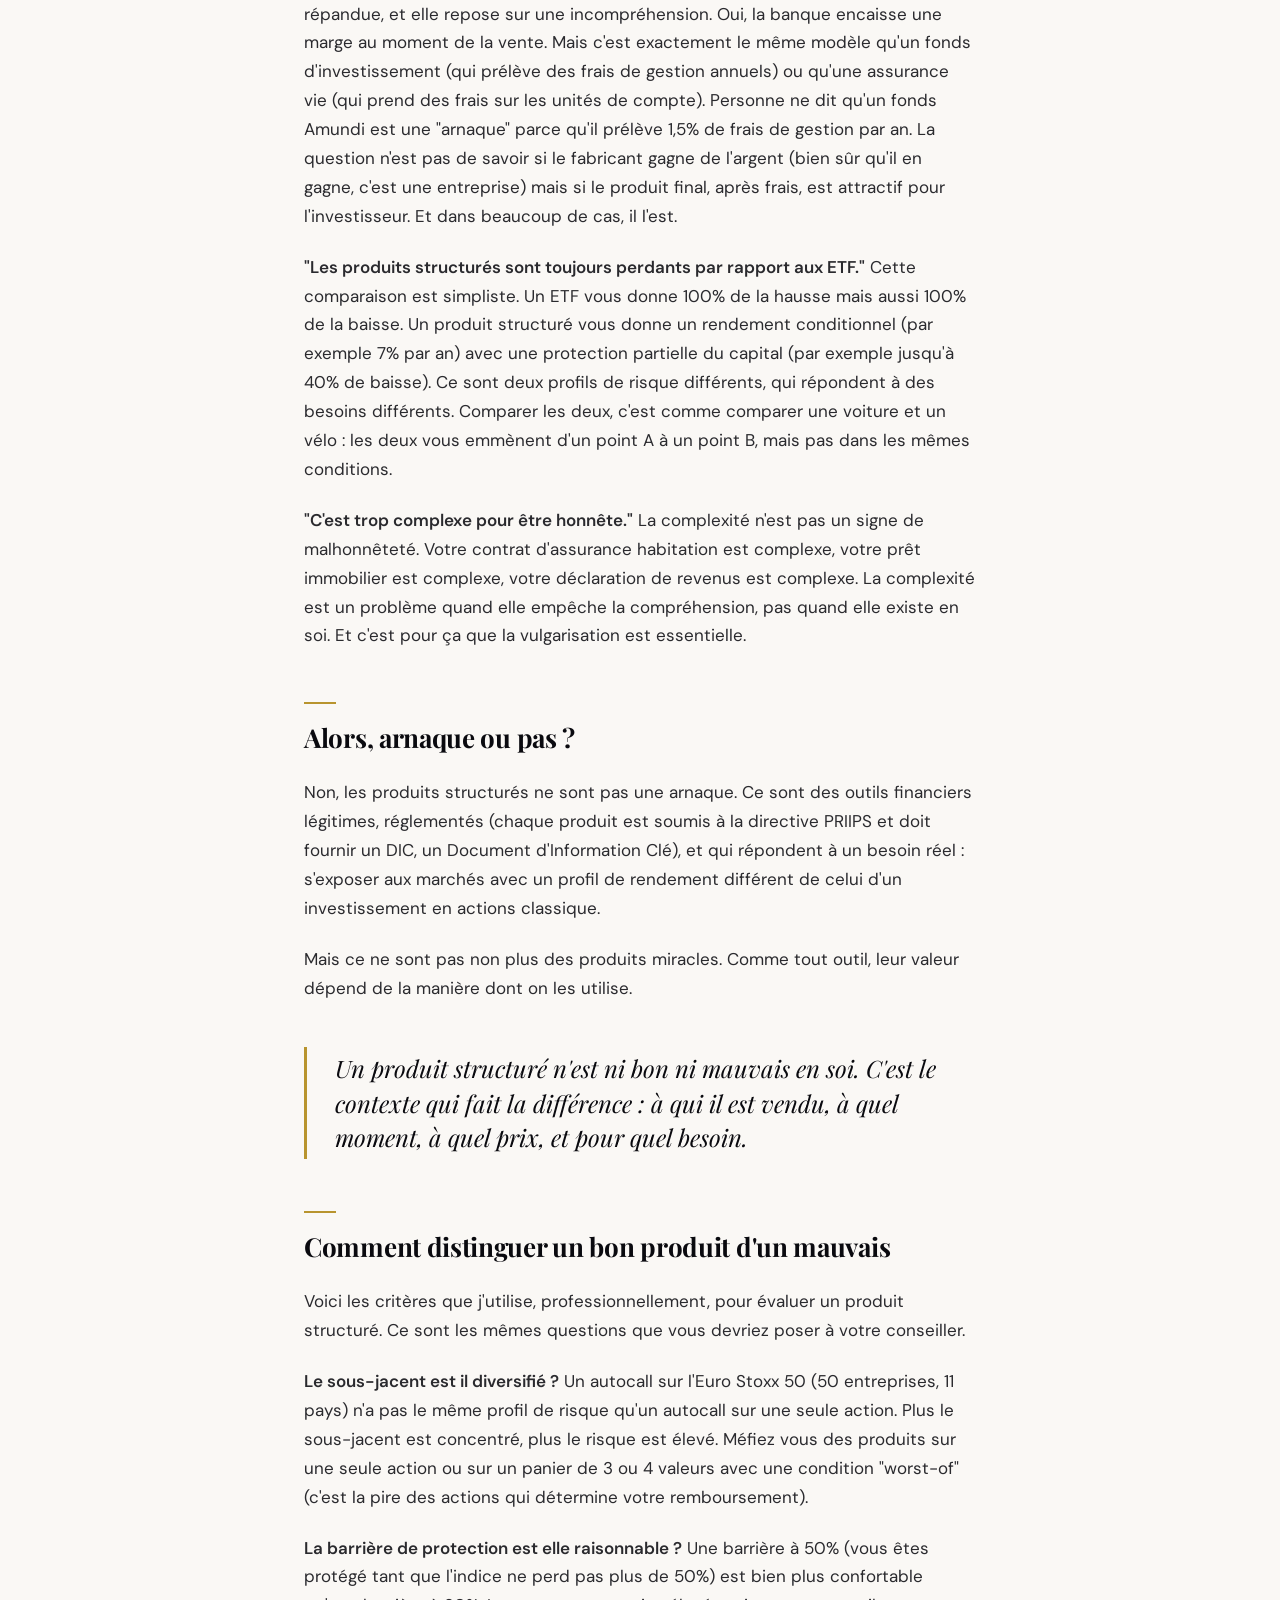
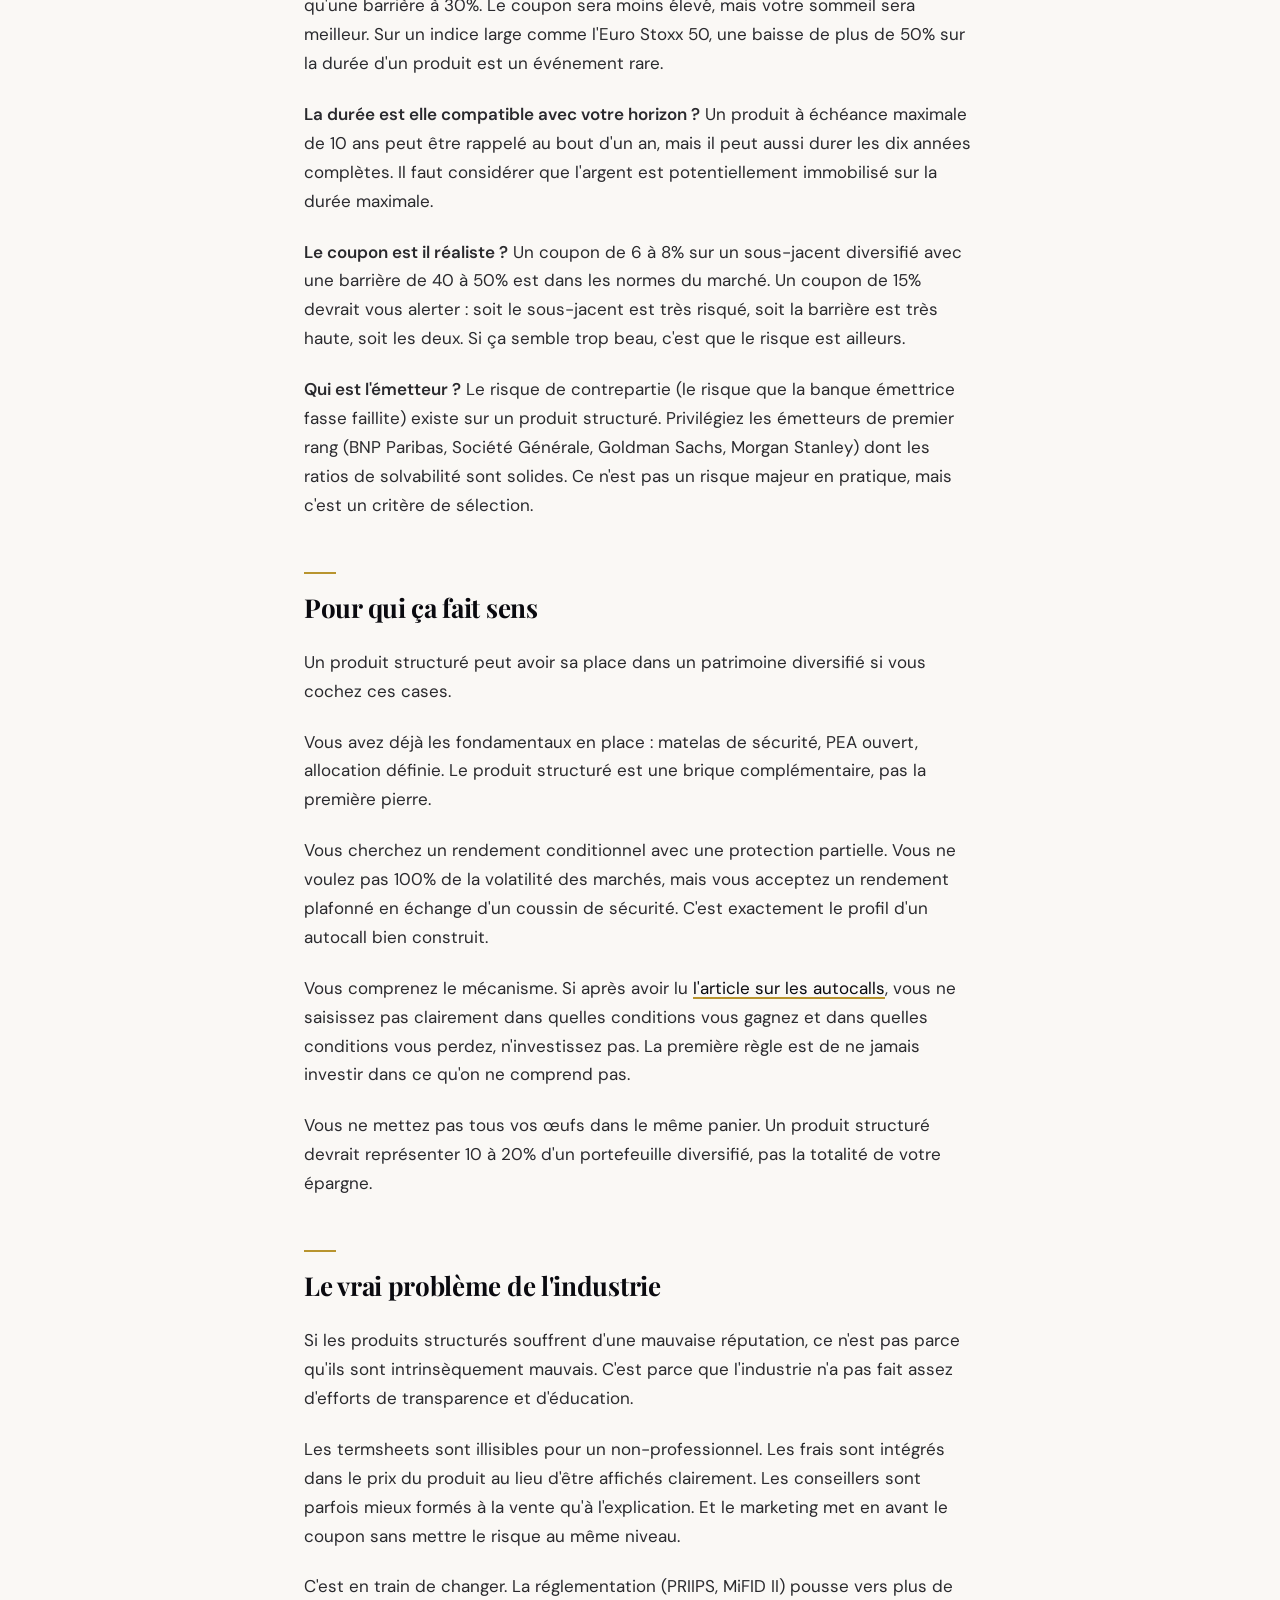
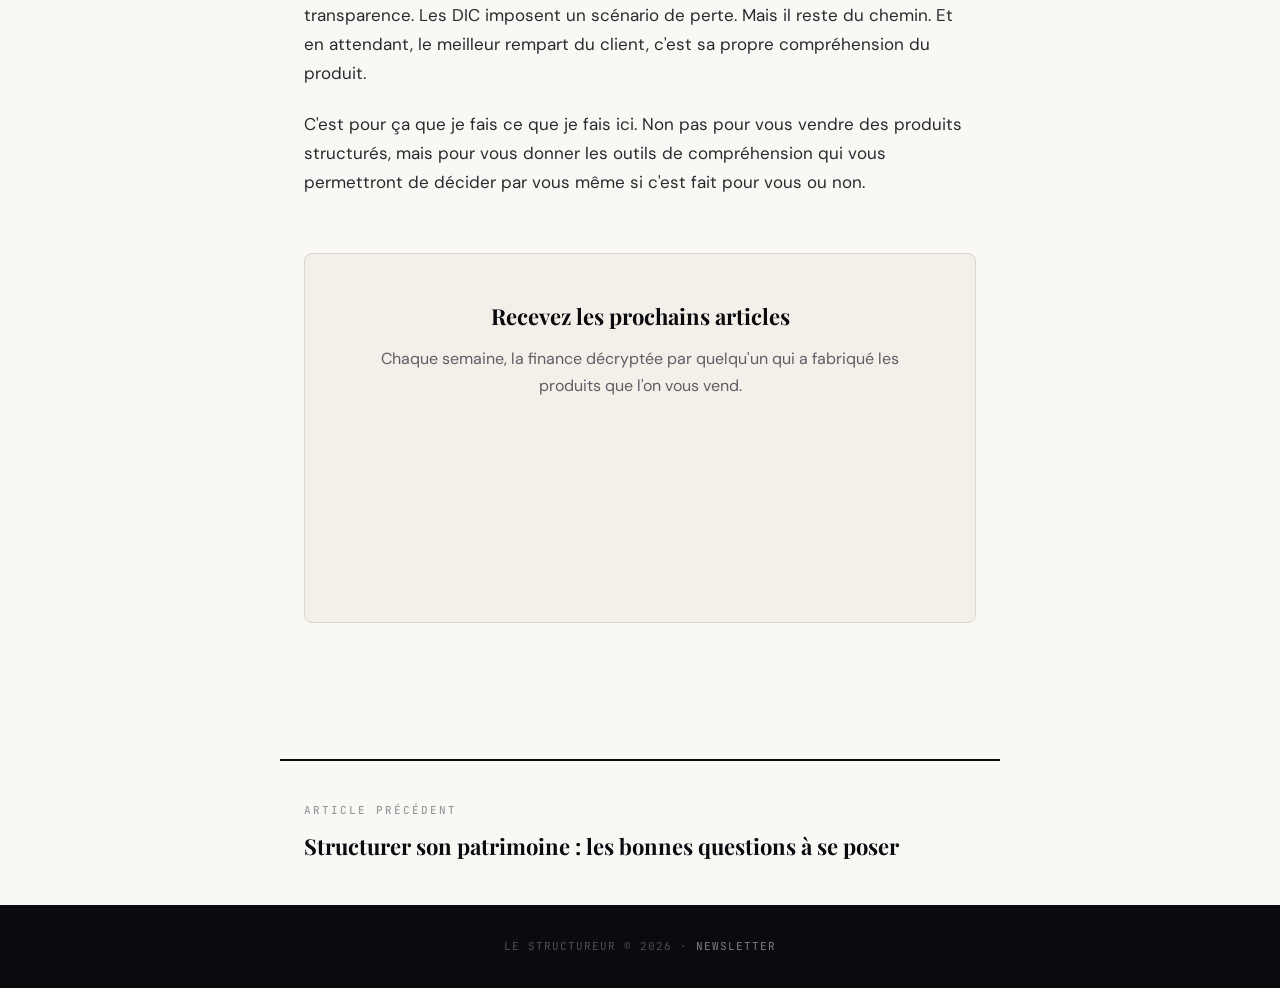
<file: articles/produit-structure-arnaque/index.html>
<!DOCTYPE html>
<html lang="fr">
<head>
    <meta charset="UTF-8">
    <meta name="viewport" content="width=device-width, initial-scale=1.0">
    <title>Produit structuré : arnaque ou pas ? | Le Structureur</title>
    <meta name="description" content="Un ancien structureur répond honnêtement. Ce qui est vrai dans les critiques, ce qui est faux, et comment distinguer un bon produit d'un mauvais.">
    <meta property="og:title" content="Les produits structurés sont ils une arnaque ?">
    <meta property="og:description" content="Un ancien structureur répond honnêtement. Ce qui est vrai dans les critiques, ce qui est faux, et comment faire la différence.">
    <meta property="og:type" content="article">
    <link rel="canonical" href="https://lestructureur.fr/articles/produit-structure-arnaque/">
    <meta property="og:image" content="https://lestructureur.fr/images/og-image.png">
    <link rel="icon" href="/favicon.svg" type="image/svg+xml">
    <link rel="stylesheet" href="/css/style.css">
    <script type="application/ld+json">
    {
        "@context": "https://schema.org",
        "@type": "Article",
        "headline": "Les produits structurés sont ils une arnaque ?",
        "author": { "@type": "Person", "name": "Adrien" },
        "datePublished": "2026-03-15",
        "publisher": { "@type": "Organization", "name": "Le Structureur" },
        "description": "Un ancien structureur répond honnêtement. Ce qui est vrai dans les critiques, ce qui est faux, et comment distinguer un bon produit d'un mauvais."
    }
    </script>
    <script defer data-domain="lestructureur.fr" src="https://plausible.io/js/script.js"></script>
</head>
<body>

<div class="progress-bar"></div>

<header class="site-header">
    <div class="header-inner">
        <a href="/" class="site-title">Le Structureur<span>.</span></a>
        <nav class="site-nav">
            <a href="/#articles">Articles</a>
            <a href="/articles/iran/">Iran</a>
            <a href="/a-propos.html">À propos</a>
            <a href="https://lestructureur.substack.com" target="_blank" class="btn-subscribe">S'abonner</a>
        </nav>
    </div>
</header>

<div class="article-header">
    <p class="tag">Produits structurés</p>
    <h1>Les produits structurés sont ils une arnaque ?</h1>
    <p class="subtitle">J'ai fabriqué ces produits. Voici une réponse honnête.</p>
    <p class="meta">Mars 2026 <span class="reading-time">· 10 min de lecture</span></p>
</div>

<div class="article-body">

<p>Tapez "produit structuré" dans Google et vous tomberez sur deux camps. D'un côté, les banques et les distributeurs qui vous expliquent que c'est formidable : du rendement, de la protection, le meilleur des deux mondes. De l'autre, les blogs finance et les forums qui vous disent de fuir : frais cachés, risque incompris, arnaque légale.</p>

<p>J'ai fabriqué ces produits en salle de marchés. Aujourd'hui je les distribue au grand public. Je connais les deux côtés. Et la vérité, comme souvent, n'est ni dans l'un ni dans l'autre.</p>

<h2>Ce qui est vrai dans les critiques</h2>

<p>Commençons par l'honnêteté. Certaines critiques adressées aux produits structurés sont fondées, et il serait malhonnête de ma part de les balayer.</p>

<p><strong>Les frais existent et ne sont pas toujours transparents.</strong> Un produit structuré rémunère plusieurs intervenants : la banque qui le conçoit, le distributeur qui le commercialise, parfois l'assureur qui l'héberge dans un contrat. Cette rémunération est prélevée au moment de la construction du produit, avant même que vous n'investissiez. Elle n'apparaît pas comme un pourcentage clairement affiché sur votre relevé. C'est une réalité, et c'est l'un des points sur lesquels l'industrie peut progresser en transparence.</p>

<p><strong>Certains produits sont mal vendus.</strong> Le problème n'est jamais le produit en soi ; c'est le décalage entre ce que l'investisseur croit acheter et ce qu'il achète réellement. Un conseiller qui vous vend un autocall en insistant sur le coupon de 8% sans vous expliquer clairement le scénario de perte fait mal son travail. Et ça arrive. Pas parce que le produit est mauvais, mais parce que la formation et l'incentive du conseiller ne sont pas toujours alignés avec votre intérêt.</p>

<p><strong>La complexité est un obstacle réel.</strong> Un <a href="/articles/autocall-comment-ca-marche/">autocall</a> est plus difficile à comprendre qu'un ETF. C'est un fait. Cette complexité crée une asymétrie d'information entre celui qui vend et celui qui achète. Quand vous ne comprenez pas exactement ce que vous achetez, vous êtes dans une position de faiblesse. C'est précisément pour réduire cette asymétrie que cette newsletter existe.</p>

<h2>Ce qui est faux ou exagéré</h2>

<p><strong>"Les banques gagnent à tous les coups, l'investisseur perd."</strong> C'est la critique la plus répandue, et elle repose sur une incompréhension. Oui, la banque encaisse une marge au moment de la vente. Mais c'est exactement le même modèle qu'un fonds d'investissement (qui prélève des frais de gestion annuels) ou qu'une assurance vie (qui prend des frais sur les unités de compte). Personne ne dit qu'un fonds Amundi est une "arnaque" parce qu'il prélève 1,5% de frais de gestion par an. La question n'est pas de savoir si le fabricant gagne de l'argent (bien sûr qu'il en gagne, c'est une entreprise) mais si le produit final, après frais, est attractif pour l'investisseur. Et dans beaucoup de cas, il l'est.</p>

<p><strong>"Les produits structurés sont toujours perdants par rapport aux ETF."</strong> Cette comparaison est simpliste. Un ETF vous donne 100% de la hausse mais aussi 100% de la baisse. Un produit structuré vous donne un rendement conditionnel (par exemple 7% par an) avec une protection partielle du capital (par exemple jusqu'à 40% de baisse). Ce sont deux profils de risque différents, qui répondent à des besoins différents. Comparer les deux, c'est comme comparer une voiture et un vélo : les deux vous emmènent d'un point A à un point B, mais pas dans les mêmes conditions.</p>

<p><strong>"C'est trop complexe pour être honnête."</strong> La complexité n'est pas un signe de malhonnêteté. Votre contrat d'assurance habitation est complexe, votre prêt immobilier est complexe, votre déclaration de revenus est complexe. La complexité est un problème quand elle empêche la compréhension, pas quand elle existe en soi. Et c'est pour ça que la vulgarisation est essentielle.</p>

<h2>Alors, arnaque ou pas ?</h2>

<p>Non, les produits structurés ne sont pas une arnaque. Ce sont des outils financiers légitimes, réglementés (chaque produit est soumis à la directive PRIIPS et doit fournir un DIC, un Document d'Information Clé), et qui répondent à un besoin réel : s'exposer aux marchés avec un profil de rendement différent de celui d'un investissement en actions classique.</p>

<p>Mais ce ne sont pas non plus des produits miracles. Comme tout outil, leur valeur dépend de la manière dont on les utilise.</p>

<div class="pullquote">
Un produit structuré n'est ni bon ni mauvais en soi. C'est le contexte qui fait la différence : à qui il est vendu, à quel moment, à quel prix, et pour quel besoin.
</div>

<h2>Comment distinguer un bon produit d'un mauvais</h2>

<p>Voici les critères que j'utilise, professionnellement, pour évaluer un produit structuré. Ce sont les mêmes questions que vous devriez poser à votre conseiller.</p>

<p><strong>Le sous-jacent est il diversifié ?</strong> Un autocall sur l'Euro Stoxx 50 (50 entreprises, 11 pays) n'a pas le même profil de risque qu'un autocall sur une seule action. Plus le sous-jacent est concentré, plus le risque est élevé. Méfiez vous des produits sur une seule action ou sur un panier de 3 ou 4 valeurs avec une condition "worst-of" (c'est la pire des actions qui détermine votre remboursement).</p>

<p><strong>La barrière de protection est elle raisonnable ?</strong> Une barrière à 50% (vous êtes protégé tant que l'indice ne perd pas plus de 50%) est bien plus confortable qu'une barrière à 30%. Le coupon sera moins élevé, mais votre sommeil sera meilleur. Sur un indice large comme l'Euro Stoxx 50, une baisse de plus de 50% sur la durée d'un produit est un événement rare.</p>

<p><strong>La durée est elle compatible avec votre horizon ?</strong> Un produit à échéance maximale de 10 ans peut être rappelé au bout d'un an, mais il peut aussi durer les dix années complètes. Il faut considérer que l'argent est potentiellement immobilisé sur la durée maximale.</p>

<p><strong>Le coupon est il réaliste ?</strong> Un coupon de 6 à 8% sur un sous-jacent diversifié avec une barrière de 40 à 50% est dans les normes du marché. Un coupon de 15% devrait vous alerter : soit le sous-jacent est très risqué, soit la barrière est très haute, soit les deux. Si ça semble trop beau, c'est que le risque est ailleurs.</p>

<p><strong>Qui est l'émetteur ?</strong> Le risque de contrepartie (le risque que la banque émettrice fasse faillite) existe sur un produit structuré. Privilégiez les émetteurs de premier rang (BNP Paribas, Société Générale, Goldman Sachs, Morgan Stanley) dont les ratios de solvabilité sont solides. Ce n'est pas un risque majeur en pratique, mais c'est un critère de sélection.</p>

<h2>Pour qui ça fait sens</h2>

<p>Un produit structuré peut avoir sa place dans un patrimoine diversifié si vous cochez ces cases.</p>

<p>Vous avez déjà les fondamentaux en place : matelas de sécurité, PEA ouvert, allocation définie. Le produit structuré est une brique complémentaire, pas la première pierre.</p>

<p>Vous cherchez un rendement conditionnel avec une protection partielle. Vous ne voulez pas 100% de la volatilité des marchés, mais vous acceptez un rendement plafonné en échange d'un coussin de sécurité. C'est exactement le profil d'un autocall bien construit.</p>

<p>Vous comprenez le mécanisme. Si après avoir lu <a href="/articles/autocall-comment-ca-marche/">l'article sur les autocalls</a>, vous ne saisissez pas clairement dans quelles conditions vous gagnez et dans quelles conditions vous perdez, n'investissez pas. La première règle est de ne jamais investir dans ce qu'on ne comprend pas.</p>

<p>Vous ne mettez pas tous vos œufs dans le même panier. Un produit structuré devrait représenter 10 à 20% d'un portefeuille diversifié, pas la totalité de votre épargne.</p>

<h2>Le vrai problème de l'industrie</h2>

<p>Si les produits structurés souffrent d'une mauvaise réputation, ce n'est pas parce qu'ils sont intrinsèquement mauvais. C'est parce que l'industrie n'a pas fait assez d'efforts de transparence et d'éducation.</p>

<p>Les termsheets sont illisibles pour un non-professionnel. Les frais sont intégrés dans le prix du produit au lieu d'être affichés clairement. Les conseillers sont parfois mieux formés à la vente qu'à l'explication. Et le marketing met en avant le coupon sans mettre le risque au même niveau.</p>

<p>C'est en train de changer. La réglementation (PRIIPS, MiFID II) pousse vers plus de transparence. Les DIC imposent un scénario de perte. Mais il reste du chemin. Et en attendant, le meilleur rempart du client, c'est sa propre compréhension du produit.</p>

<p>C'est pour ça que je fais ce que je fais ici. Non pas pour vous vendre des produits structurés, mais pour vous donner les outils de compréhension qui vous permettront de décider par vous même si c'est fait pour vous ou non.</p>

<div class="cta-box">
    <h3>Recevez les prochains articles</h3>
    <p>Chaque semaine, la finance décryptée par quelqu'un qui a fabriqué les produits que l'on vous vend.</p>
    <iframe src="https://lestructureur.substack.com/embed" width="100%" height="150" style="border:none; background:transparent;" frameborder="0" scrolling="no"></iframe>
</div>

</div>

<div class="article-nav">
    <p>Article précédent</p>
    <a href="/articles/structurer-son-patrimoine/">Structurer son patrimoine : les bonnes questions à se poser</a>
</div>

<footer class="site-footer">
    <p>Le Structureur © 2026 · <a href="https://lestructureur.substack.com" target="_blank">Newsletter</a></p>
</footer>

<script src="/js/main.js" defer></script>
</body>
</html>
</file>
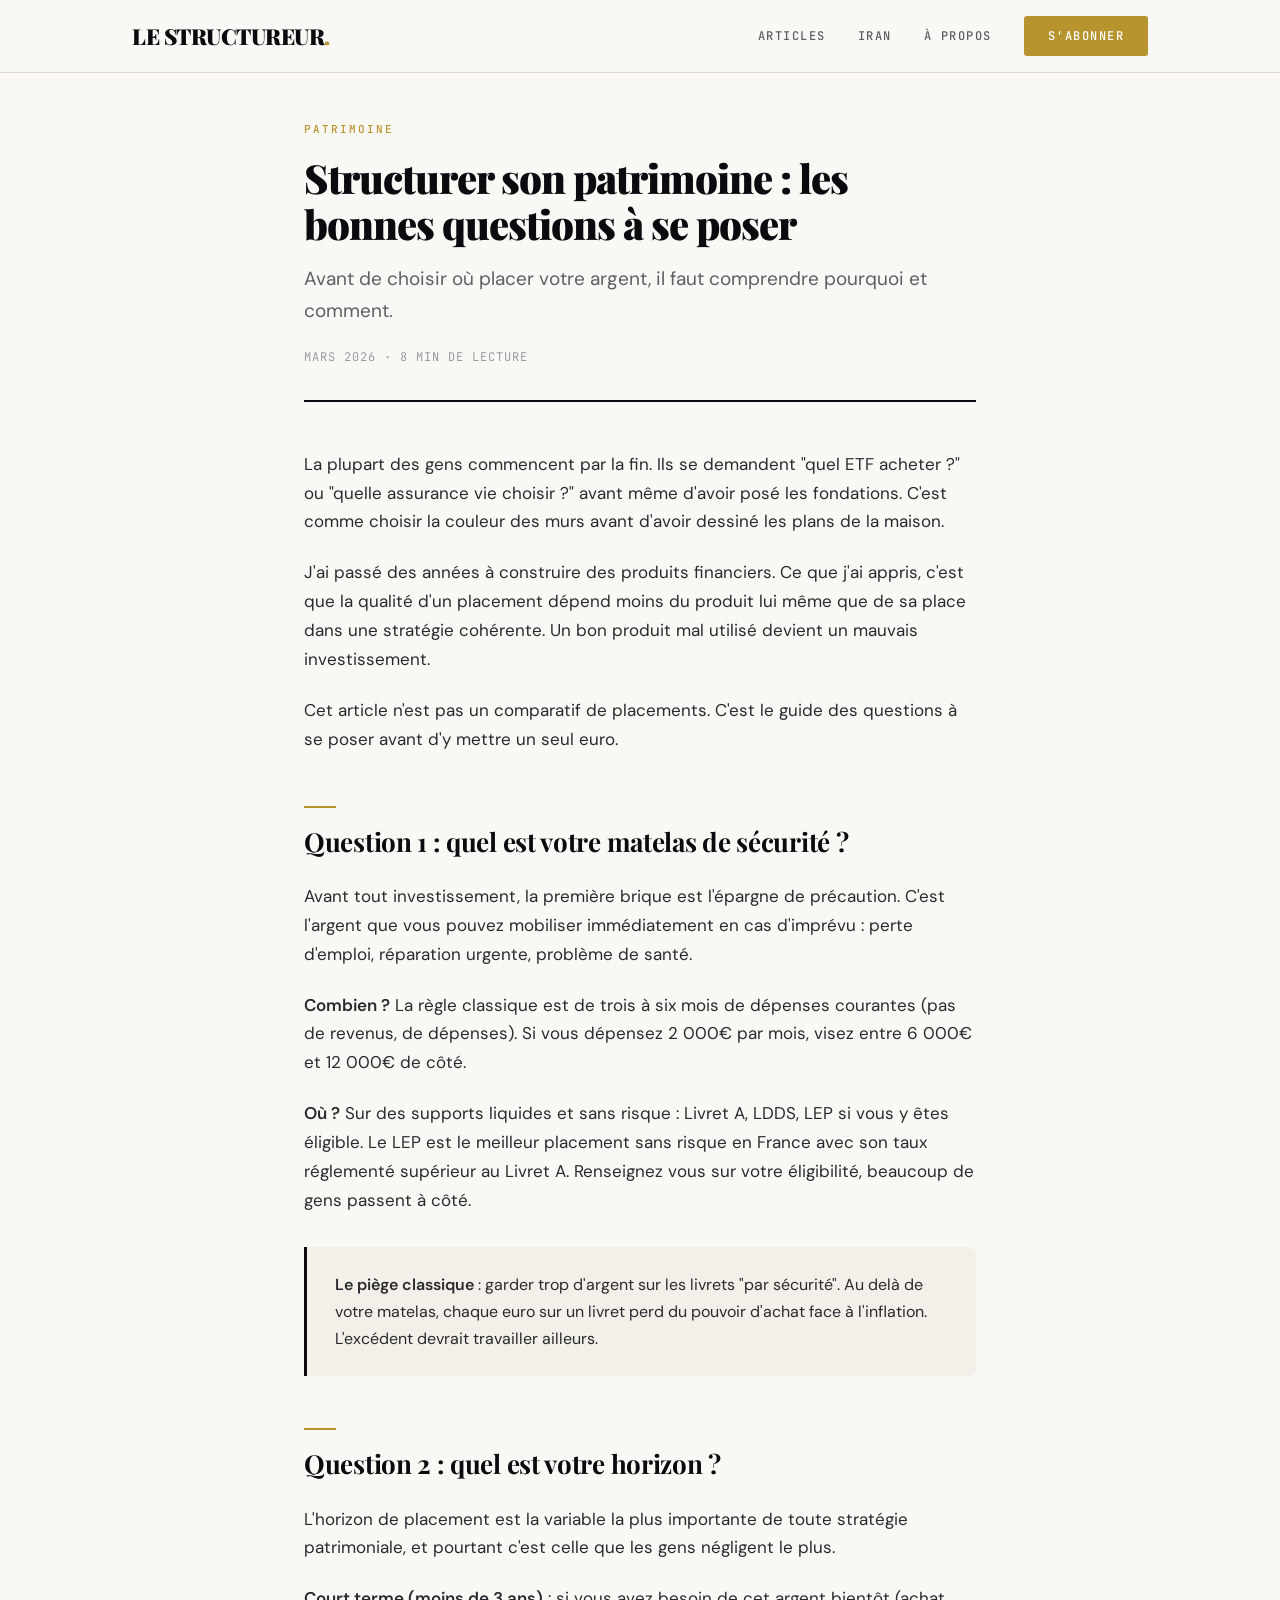
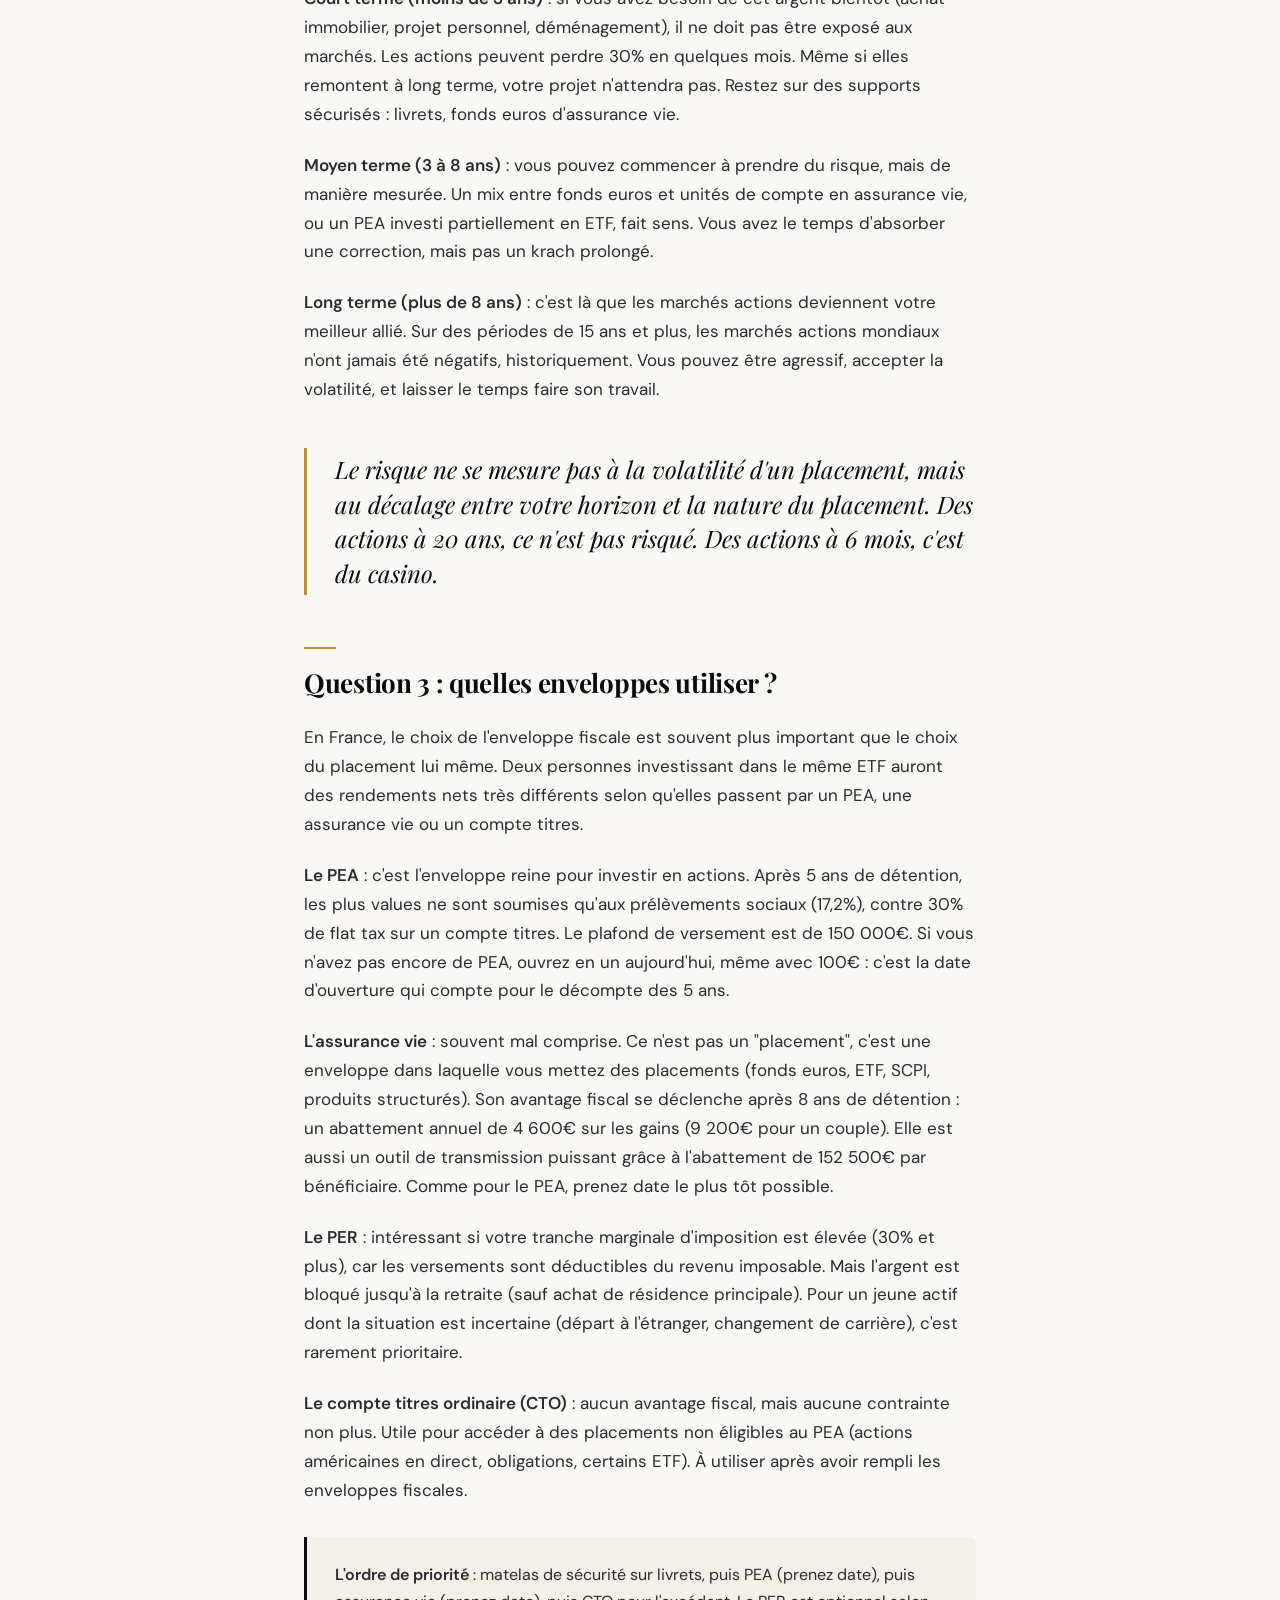
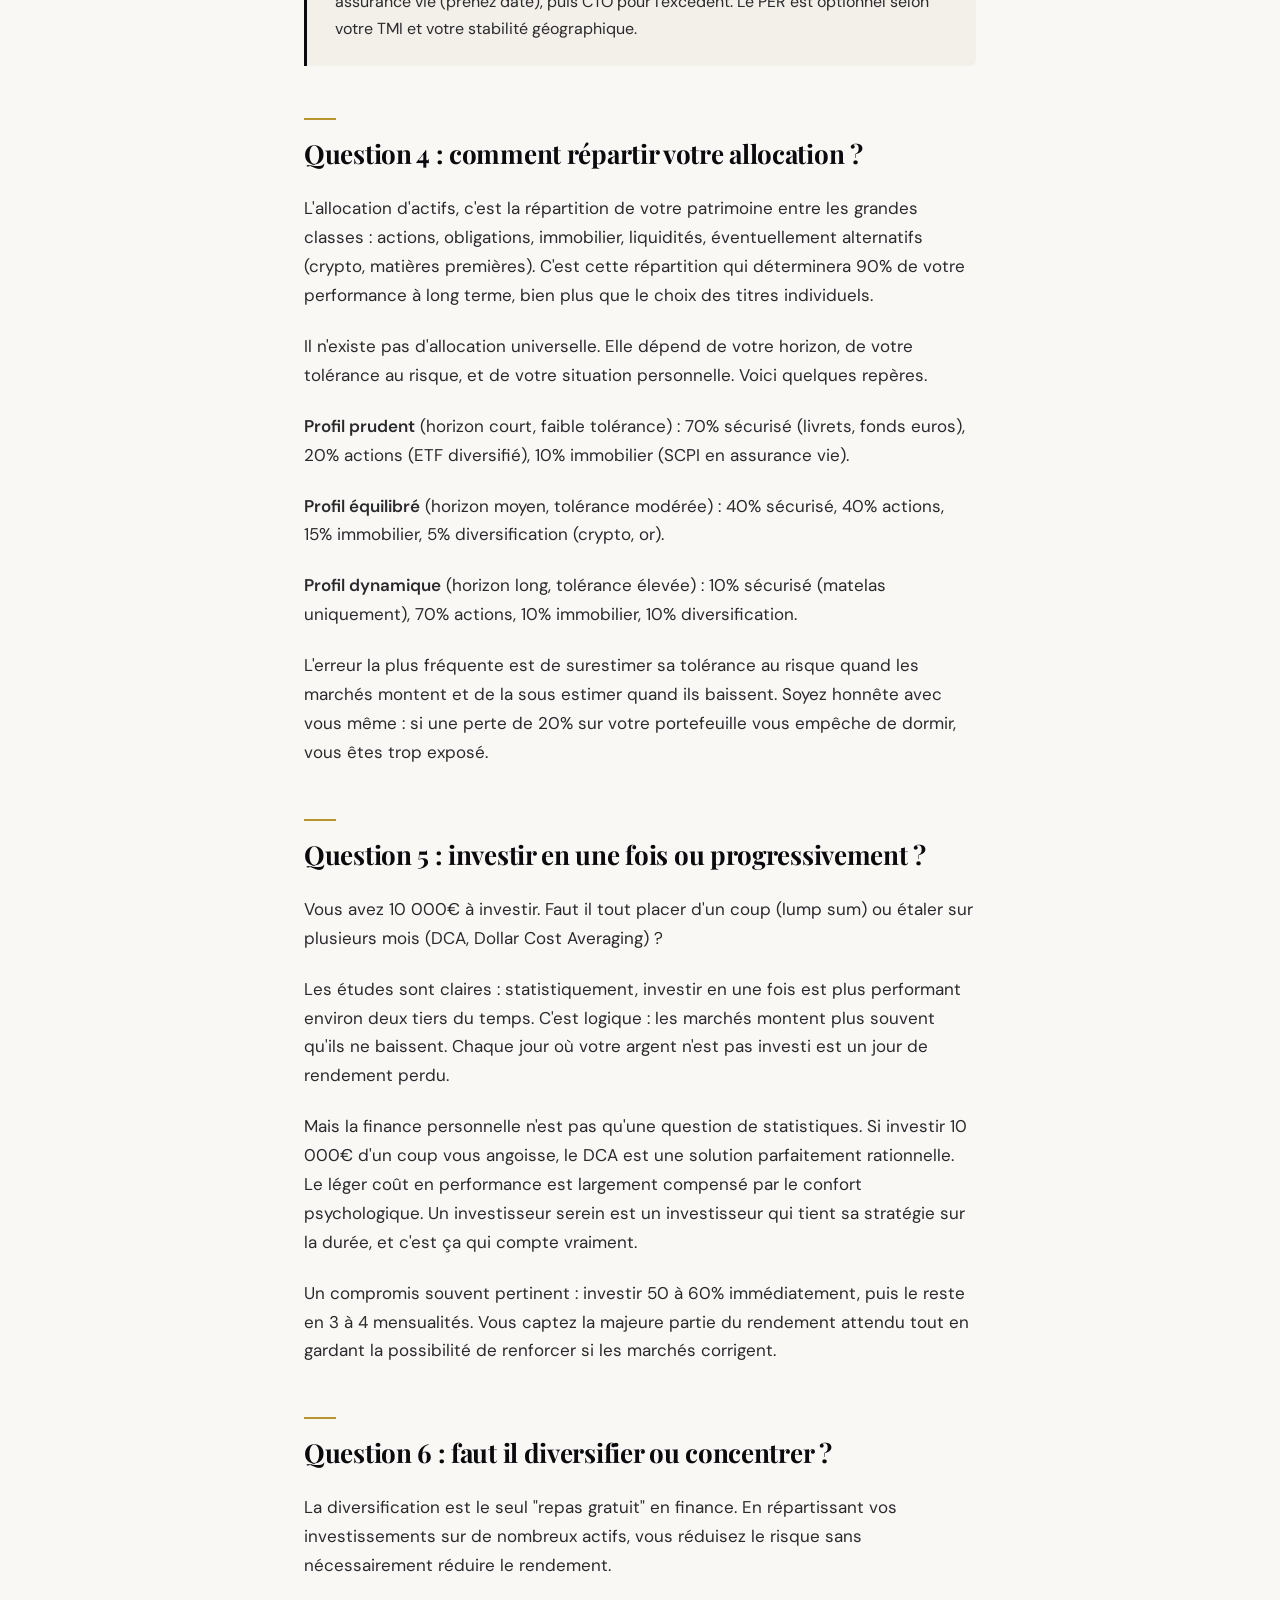
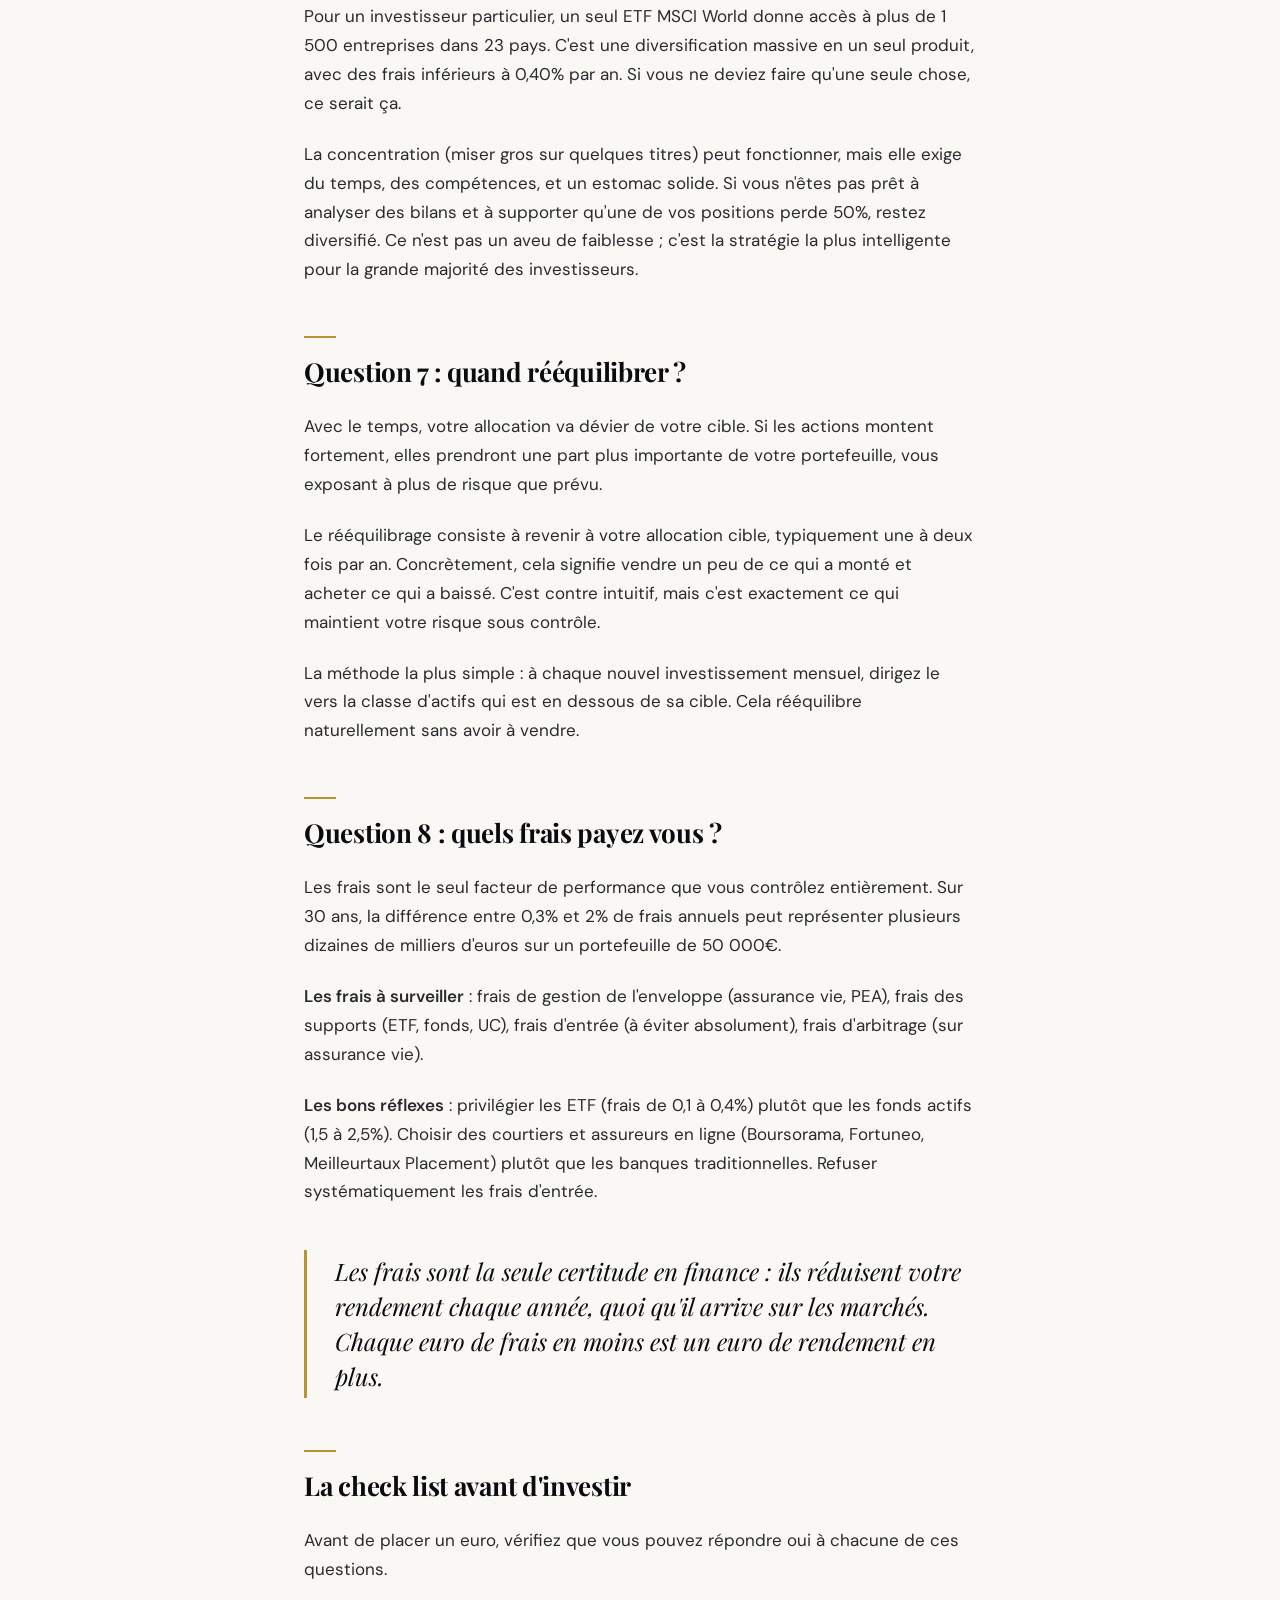
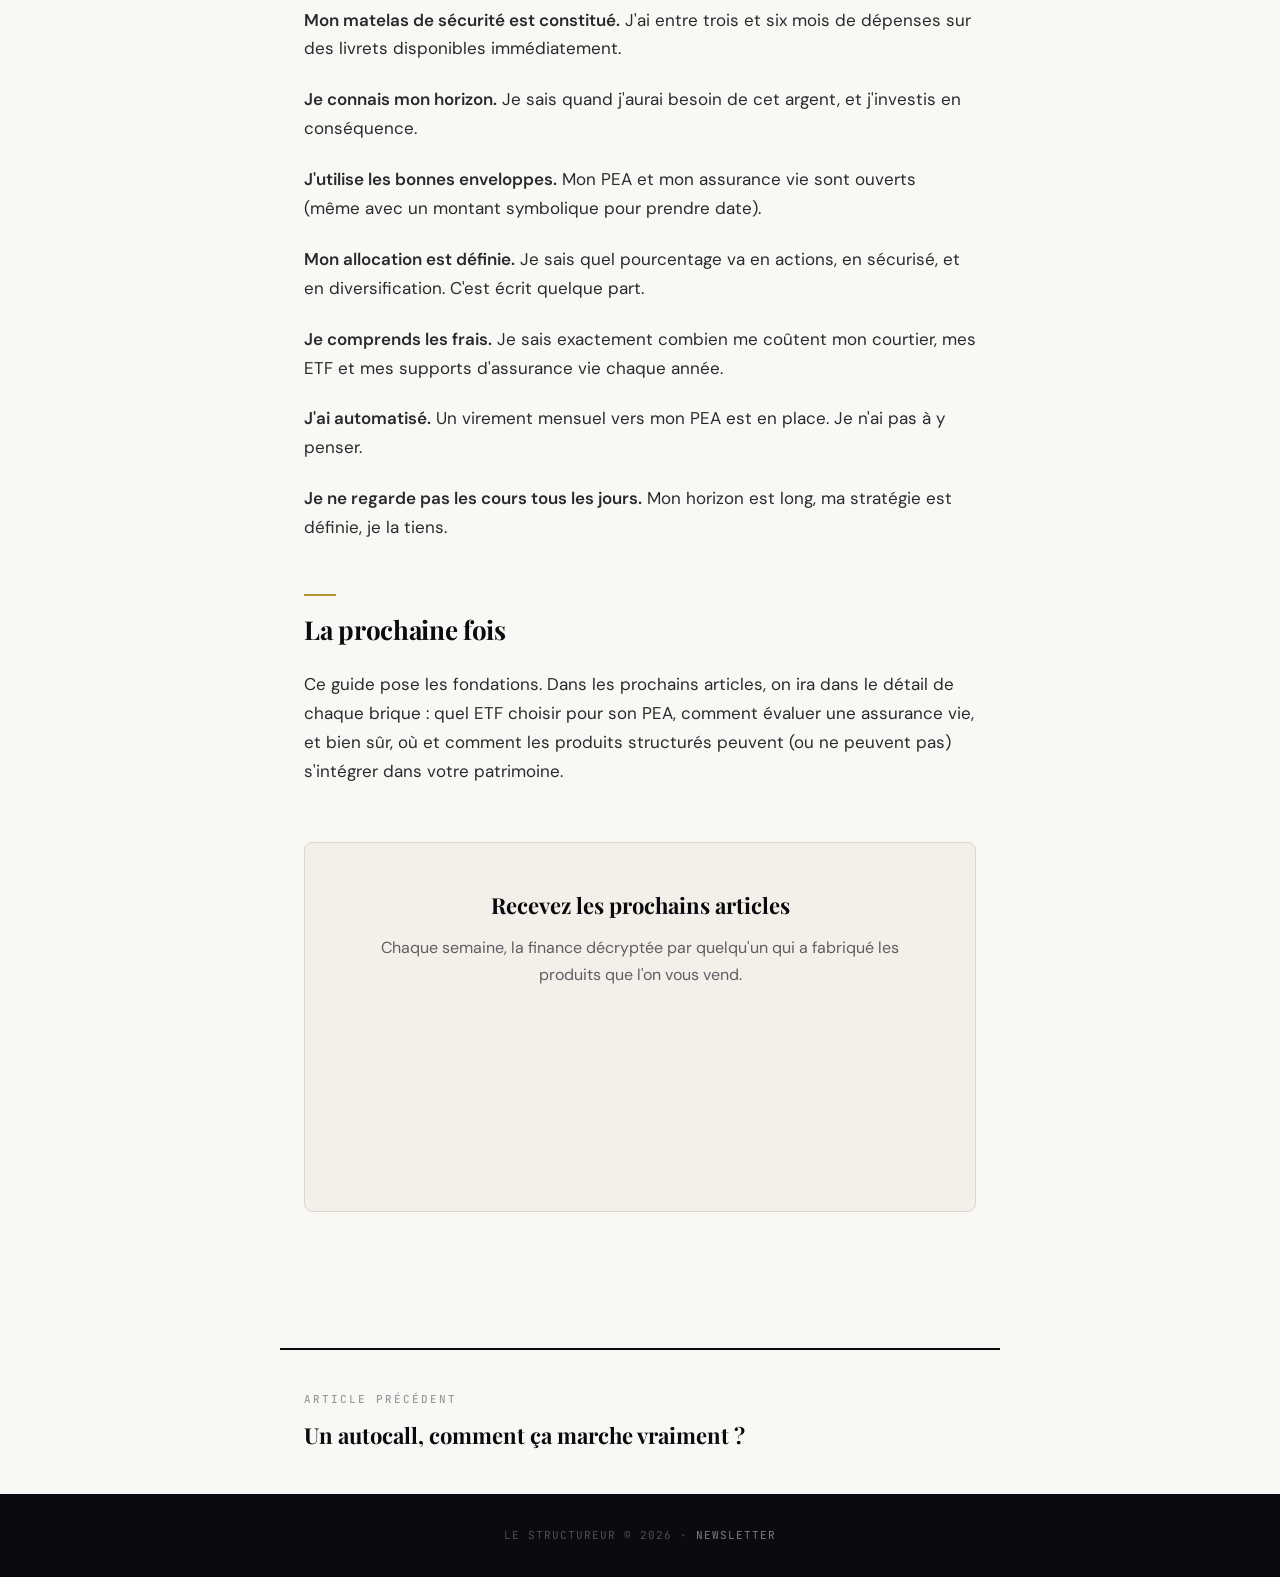
<file: articles/structurer-son-patrimoine/index.html>
<!DOCTYPE html>
<html lang="fr">
<head>
    <meta charset="UTF-8">
    <meta name="viewport" content="width=device-width, initial-scale=1.0">
    <title>Structurer son patrimoine : le guide | Le Structureur</title>
    <meta name="description" content="PEA, assurance vie, livrets, immobilier : comment organiser son épargne intelligemment ? Guide pratique par un ancien structureur en salle de marchés.">
    <meta property="og:title" content="Structurer son patrimoine : les bonnes questions à se poser">
    <meta property="og:description" content="PEA, assurance vie, livrets, immobilier : comment organiser son épargne intelligemment ?">
    <meta property="og:type" content="article">
    <link rel="canonical" href="https://lestructureur.fr/articles/structurer-son-patrimoine/">
    <meta property="og:image" content="https://lestructureur.fr/images/og-image.png">
    <link rel="icon" href="/favicon.svg" type="image/svg+xml">
    <link rel="stylesheet" href="/css/style.css">
    <script type="application/ld+json">
    {
        "@context": "https://schema.org",
        "@type": "Article",
        "headline": "Structurer son patrimoine : les bonnes questions à se poser",
        "author": { "@type": "Person", "name": "Adrien" },
        "datePublished": "2026-03-15",
        "publisher": { "@type": "Organization", "name": "Le Structureur" },
        "description": "PEA, assurance vie, livrets, immobilier : comment organiser son épargne intelligemment ?"
    }
    </script>
    <script defer data-domain="lestructureur.fr" src="https://plausible.io/js/script.js"></script>
</head>
<body>

<div class="progress-bar"></div>

<header class="site-header">
    <div class="header-inner">
        <a href="/" class="site-title">Le Structureur<span>.</span></a>
        <nav class="site-nav">
            <a href="/#articles">Articles</a>
            <a href="/articles/iran/">Iran</a>
            <a href="/a-propos.html">À propos</a>
            <a href="https://lestructureur.substack.com" target="_blank" class="btn-subscribe">S'abonner</a>
        </nav>
    </div>
</header>

<div class="article-header">
    <p class="tag">Patrimoine</p>
    <h1>Structurer son patrimoine : les bonnes questions à se poser</h1>
    <p class="subtitle">Avant de choisir où placer votre argent, il faut comprendre pourquoi et comment.</p>
    <p class="meta">Mars 2026 <span class="reading-time">· 8 min de lecture</span></p>
</div>

<div class="article-body">

<p>La plupart des gens commencent par la fin. Ils se demandent "quel ETF acheter ?" ou "quelle assurance vie choisir ?" avant même d'avoir posé les fondations. C'est comme choisir la couleur des murs avant d'avoir dessiné les plans de la maison.</p>

<p>J'ai passé des années à construire des produits financiers. Ce que j'ai appris, c'est que la qualité d'un placement dépend moins du produit lui même que de sa place dans une stratégie cohérente. Un bon produit mal utilisé devient un mauvais investissement.</p>

<p>Cet article n'est pas un comparatif de placements. C'est le guide des questions à se poser avant d'y mettre un seul euro.</p>

<h2>Question 1 : quel est votre matelas de sécurité ?</h2>

<p>Avant tout investissement, la première brique est l'épargne de précaution. C'est l'argent que vous pouvez mobiliser immédiatement en cas d'imprévu : perte d'emploi, réparation urgente, problème de santé.</p>

<p><strong>Combien ?</strong> La règle classique est de trois à six mois de dépenses courantes (pas de revenus, de dépenses). Si vous dépensez 2 000€ par mois, visez entre 6 000€ et 12 000€ de côté.</p>

<p><strong>Où ?</strong> Sur des supports liquides et sans risque : Livret A, LDDS, LEP si vous y êtes éligible. Le LEP est le meilleur placement sans risque en France avec son taux réglementé supérieur au Livret A. Renseignez vous sur votre éligibilité, beaucoup de gens passent à côté.</p>

<div class="highlight-box">
<p><span class="key-point">Le piège classique</span> : garder trop d'argent sur les livrets "par sécurité". Au delà de votre matelas, chaque euro sur un livret perd du pouvoir d'achat face à l'inflation. L'excédent devrait travailler ailleurs.</p>
</div>

<h2>Question 2 : quel est votre horizon ?</h2>

<p>L'horizon de placement est la variable la plus importante de toute stratégie patrimoniale, et pourtant c'est celle que les gens négligent le plus.</p>

<p><strong>Court terme (moins de 3 ans)</strong> : si vous avez besoin de cet argent bientôt (achat immobilier, projet personnel, déménagement), il ne doit pas être exposé aux marchés. Les actions peuvent perdre 30% en quelques mois. Même si elles remontent à long terme, votre projet n'attendra pas. Restez sur des supports sécurisés : livrets, fonds euros d'assurance vie.</p>

<p><strong>Moyen terme (3 à 8 ans)</strong> : vous pouvez commencer à prendre du risque, mais de manière mesurée. Un mix entre fonds euros et unités de compte en assurance vie, ou un PEA investi partiellement en ETF, fait sens. Vous avez le temps d'absorber une correction, mais pas un krach prolongé.</p>

<p><strong>Long terme (plus de 8 ans)</strong> : c'est là que les marchés actions deviennent votre meilleur allié. Sur des périodes de 15 ans et plus, les marchés actions mondiaux n'ont jamais été négatifs, historiquement. Vous pouvez être agressif, accepter la volatilité, et laisser le temps faire son travail.</p>

<div class="pullquote">
Le risque ne se mesure pas à la volatilité d'un placement, mais au décalage entre votre horizon et la nature du placement. Des actions à 20 ans, ce n'est pas risqué. Des actions à 6 mois, c'est du casino.
</div>

<h2>Question 3 : quelles enveloppes utiliser ?</h2>

<p>En France, le choix de l'enveloppe fiscale est souvent plus important que le choix du placement lui même. Deux personnes investissant dans le même ETF auront des rendements nets très différents selon qu'elles passent par un PEA, une assurance vie ou un compte titres.</p>

<p><strong>Le PEA</strong> : c'est l'enveloppe reine pour investir en actions. Après 5 ans de détention, les plus values ne sont soumises qu'aux prélèvements sociaux (17,2%), contre 30% de flat tax sur un compte titres. Le plafond de versement est de 150 000€. Si vous n'avez pas encore de PEA, ouvrez en un aujourd'hui, même avec 100€ : c'est la date d'ouverture qui compte pour le décompte des 5 ans.</p>

<p><strong>L'assurance vie</strong> : souvent mal comprise. Ce n'est pas un "placement", c'est une enveloppe dans laquelle vous mettez des placements (fonds euros, ETF, SCPI, produits structurés). Son avantage fiscal se déclenche après 8 ans de détention : un abattement annuel de 4 600€ sur les gains (9 200€ pour un couple). Elle est aussi un outil de transmission puissant grâce à l'abattement de 152 500€ par bénéficiaire. Comme pour le PEA, prenez date le plus tôt possible.</p>

<p><strong>Le PER</strong> : intéressant si votre tranche marginale d'imposition est élevée (30% et plus), car les versements sont déductibles du revenu imposable. Mais l'argent est bloqué jusqu'à la retraite (sauf achat de résidence principale). Pour un jeune actif dont la situation est incertaine (départ à l'étranger, changement de carrière), c'est rarement prioritaire.</p>

<p><strong>Le compte titres ordinaire (CTO)</strong> : aucun avantage fiscal, mais aucune contrainte non plus. Utile pour accéder à des placements non éligibles au PEA (actions américaines en direct, obligations, certains ETF). À utiliser après avoir rempli les enveloppes fiscales.</p>

<div class="highlight-box">
<p><span class="key-point">L'ordre de priorité</span> : matelas de sécurité sur livrets, puis PEA (prenez date), puis assurance vie (prenez date), puis CTO pour l'excédent. Le PER est optionnel selon votre TMI et votre stabilité géographique.</p>
</div>

<h2>Question 4 : comment répartir votre allocation ?</h2>

<p>L'allocation d'actifs, c'est la répartition de votre patrimoine entre les grandes classes : actions, obligations, immobilier, liquidités, éventuellement alternatifs (crypto, matières premières). C'est cette répartition qui déterminera 90% de votre performance à long terme, bien plus que le choix des titres individuels.</p>

<p>Il n'existe pas d'allocation universelle. Elle dépend de votre horizon, de votre tolérance au risque, et de votre situation personnelle. Voici quelques repères.</p>

<p><strong>Profil prudent</strong> (horizon court, faible tolérance) : 70% sécurisé (livrets, fonds euros), 20% actions (ETF diversifié), 10% immobilier (SCPI en assurance vie).</p>

<p><strong>Profil équilibré</strong> (horizon moyen, tolérance modérée) : 40% sécurisé, 40% actions, 15% immobilier, 5% diversification (crypto, or).</p>

<p><strong>Profil dynamique</strong> (horizon long, tolérance élevée) : 10% sécurisé (matelas uniquement), 70% actions, 10% immobilier, 10% diversification.</p>

<p>L'erreur la plus fréquente est de surestimer sa tolérance au risque quand les marchés montent et de la sous estimer quand ils baissent. Soyez honnête avec vous même : si une perte de 20% sur votre portefeuille vous empêche de dormir, vous êtes trop exposé.</p>

<h2>Question 5 : investir en une fois ou progressivement ?</h2>

<p>Vous avez 10 000€ à investir. Faut il tout placer d'un coup (lump sum) ou étaler sur plusieurs mois (DCA, Dollar Cost Averaging) ?</p>

<p>Les études sont claires : statistiquement, investir en une fois est plus performant environ deux tiers du temps. C'est logique : les marchés montent plus souvent qu'ils ne baissent. Chaque jour où votre argent n'est pas investi est un jour de rendement perdu.</p>

<p>Mais la finance personnelle n'est pas qu'une question de statistiques. Si investir 10 000€ d'un coup vous angoisse, le DCA est une solution parfaitement rationnelle. Le léger coût en performance est largement compensé par le confort psychologique. Un investisseur serein est un investisseur qui tient sa stratégie sur la durée, et c'est ça qui compte vraiment.</p>

<p>Un compromis souvent pertinent : investir 50 à 60% immédiatement, puis le reste en 3 à 4 mensualités. Vous captez la majeure partie du rendement attendu tout en gardant la possibilité de renforcer si les marchés corrigent.</p>

<h2>Question 6 : faut il diversifier ou concentrer ?</h2>

<p>La diversification est le seul "repas gratuit" en finance. En répartissant vos investissements sur de nombreux actifs, vous réduisez le risque sans nécessairement réduire le rendement.</p>

<p>Pour un investisseur particulier, un seul ETF MSCI World donne accès à plus de 1 500 entreprises dans 23 pays. C'est une diversification massive en un seul produit, avec des frais inférieurs à 0,40% par an. Si vous ne deviez faire qu'une seule chose, ce serait ça.</p>

<p>La concentration (miser gros sur quelques titres) peut fonctionner, mais elle exige du temps, des compétences, et un estomac solide. Si vous n'êtes pas prêt à analyser des bilans et à supporter qu'une de vos positions perde 50%, restez diversifié. Ce n'est pas un aveu de faiblesse ; c'est la stratégie la plus intelligente pour la grande majorité des investisseurs.</p>

<h2>Question 7 : quand rééquilibrer ?</h2>

<p>Avec le temps, votre allocation va dévier de votre cible. Si les actions montent fortement, elles prendront une part plus importante de votre portefeuille, vous exposant à plus de risque que prévu.</p>

<p>Le rééquilibrage consiste à revenir à votre allocation cible, typiquement une à deux fois par an. Concrètement, cela signifie vendre un peu de ce qui a monté et acheter ce qui a baissé. C'est contre intuitif, mais c'est exactement ce qui maintient votre risque sous contrôle.</p>

<p>La méthode la plus simple : à chaque nouvel investissement mensuel, dirigez le vers la classe d'actifs qui est en dessous de sa cible. Cela rééquilibre naturellement sans avoir à vendre.</p>

<h2>Question 8 : quels frais payez vous ?</h2>

<p>Les frais sont le seul facteur de performance que vous contrôlez entièrement. Sur 30 ans, la différence entre 0,3% et 2% de frais annuels peut représenter plusieurs dizaines de milliers d'euros sur un portefeuille de 50 000€.</p>

<p><strong>Les frais à surveiller</strong> : frais de gestion de l'enveloppe (assurance vie, PEA), frais des supports (ETF, fonds, UC), frais d'entrée (à éviter absolument), frais d'arbitrage (sur assurance vie).</p>

<p><strong>Les bons réflexes</strong> : privilégier les ETF (frais de 0,1 à 0,4%) plutôt que les fonds actifs (1,5 à 2,5%). Choisir des courtiers et assureurs en ligne (Boursorama, Fortuneo, Meilleurtaux Placement) plutôt que les banques traditionnelles. Refuser systématiquement les frais d'entrée.</p>

<div class="pullquote">
Les frais sont la seule certitude en finance : ils réduisent votre rendement chaque année, quoi qu'il arrive sur les marchés. Chaque euro de frais en moins est un euro de rendement en plus.
</div>

<h2>La check list avant d'investir</h2>

<p>Avant de placer un euro, vérifiez que vous pouvez répondre oui à chacune de ces questions.</p>

<p><strong>Mon matelas de sécurité est constitué.</strong> J'ai entre trois et six mois de dépenses sur des livrets disponibles immédiatement.</p>

<p><strong>Je connais mon horizon.</strong> Je sais quand j'aurai besoin de cet argent, et j'investis en conséquence.</p>

<p><strong>J'utilise les bonnes enveloppes.</strong> Mon PEA et mon assurance vie sont ouverts (même avec un montant symbolique pour prendre date).</p>

<p><strong>Mon allocation est définie.</strong> Je sais quel pourcentage va en actions, en sécurisé, et en diversification. C'est écrit quelque part.</p>

<p><strong>Je comprends les frais.</strong> Je sais exactement combien me coûtent mon courtier, mes ETF et mes supports d'assurance vie chaque année.</p>

<p><strong>J'ai automatisé.</strong> Un virement mensuel vers mon PEA est en place. Je n'ai pas à y penser.</p>

<p><strong>Je ne regarde pas les cours tous les jours.</strong> Mon horizon est long, ma stratégie est définie, je la tiens.</p>

<h2>La prochaine fois</h2>

<p>Ce guide pose les fondations. Dans les prochains articles, on ira dans le détail de chaque brique : quel ETF choisir pour son PEA, comment évaluer une assurance vie, et bien sûr, où et comment les produits structurés peuvent (ou ne peuvent pas) s'intégrer dans votre patrimoine.</p>

<div class="cta-box">
    <h3>Recevez les prochains articles</h3>
    <p>Chaque semaine, la finance décryptée par quelqu'un qui a fabriqué les produits que l'on vous vend.</p>
    <iframe src="https://lestructureur.substack.com/embed" width="100%" height="150" style="border:none; background:transparent;" frameborder="0" scrolling="no"></iframe>
</div>

</div>

<div class="article-nav">
    <p>Article précédent</p>
    <a href="/articles/autocall-comment-ca-marche/">Un autocall, comment ça marche vraiment ?</a>
</div>

<footer class="site-footer">
    <p>Le Structureur © 2026 · <a href="https://lestructureur.substack.com" target="_blank">Newsletter</a></p>
</footer>

<script src="/js/main.js" defer></script>
</body>
</html>
</file>
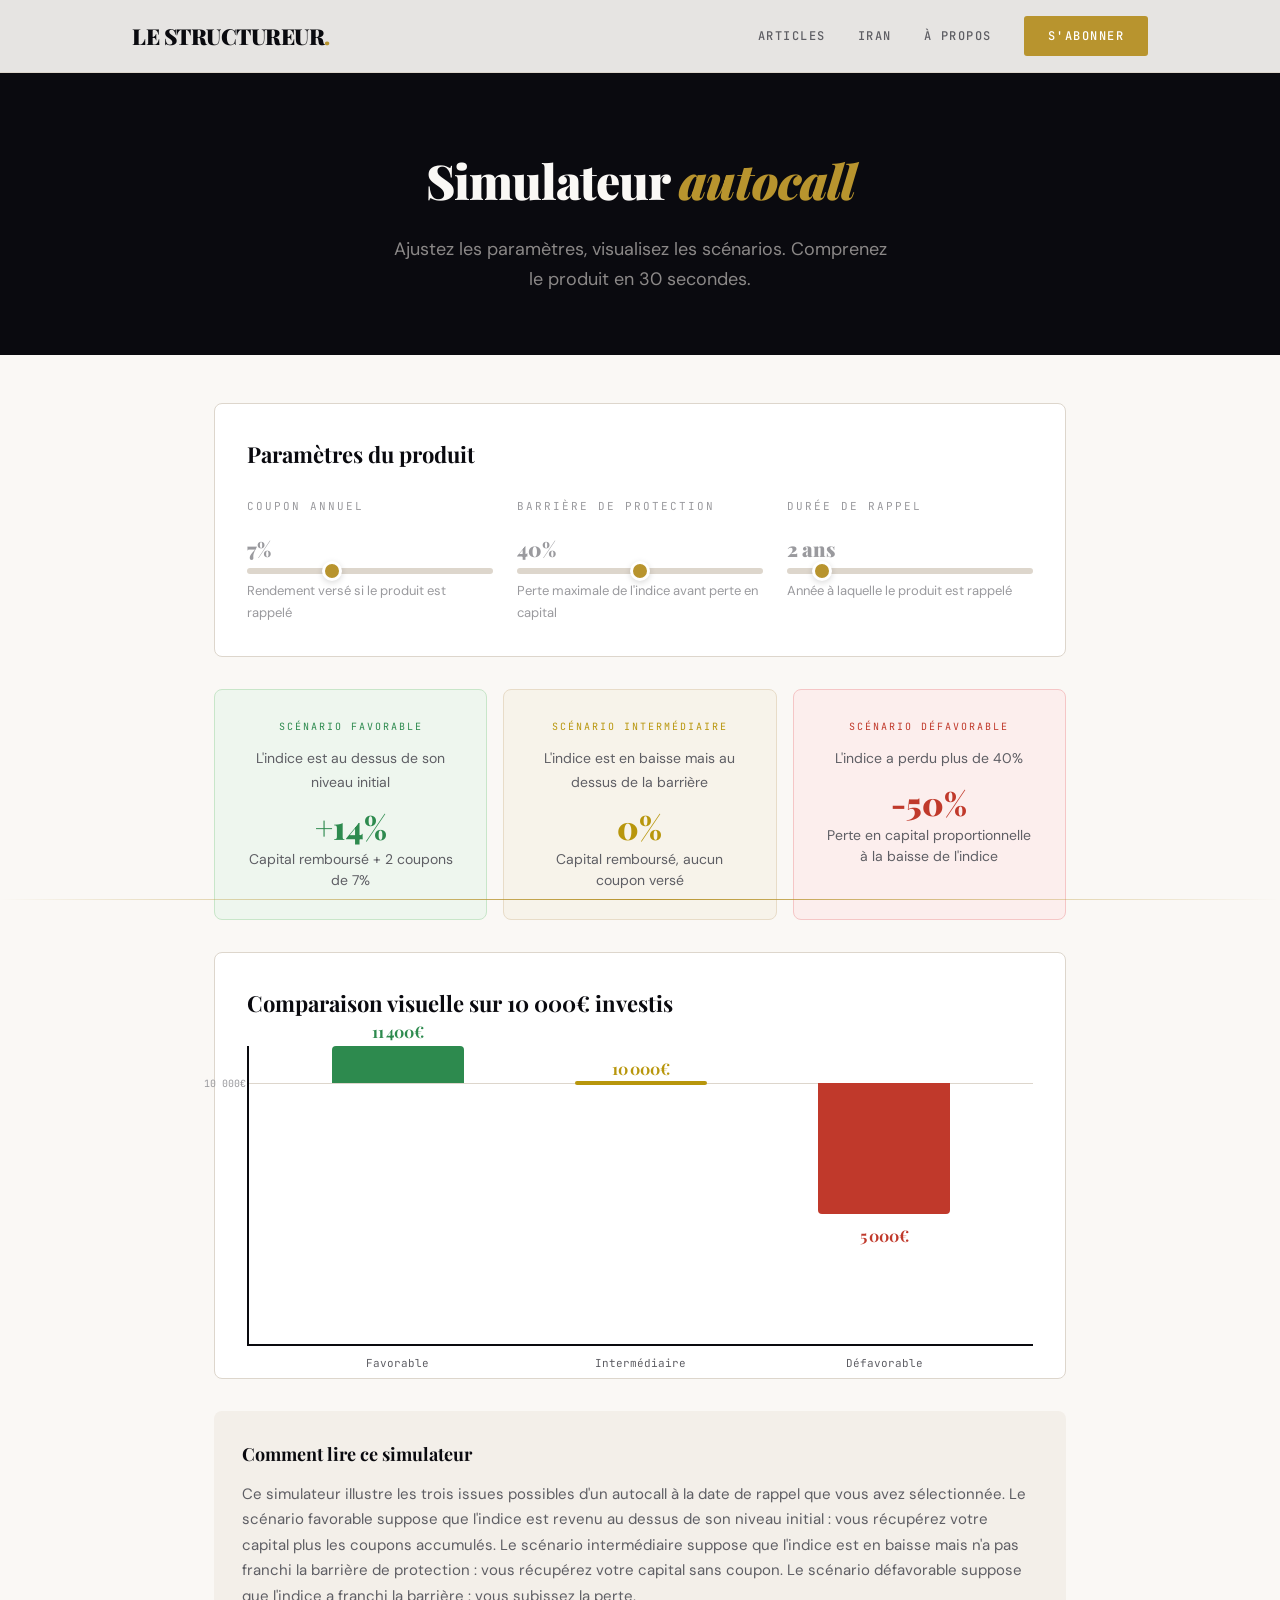
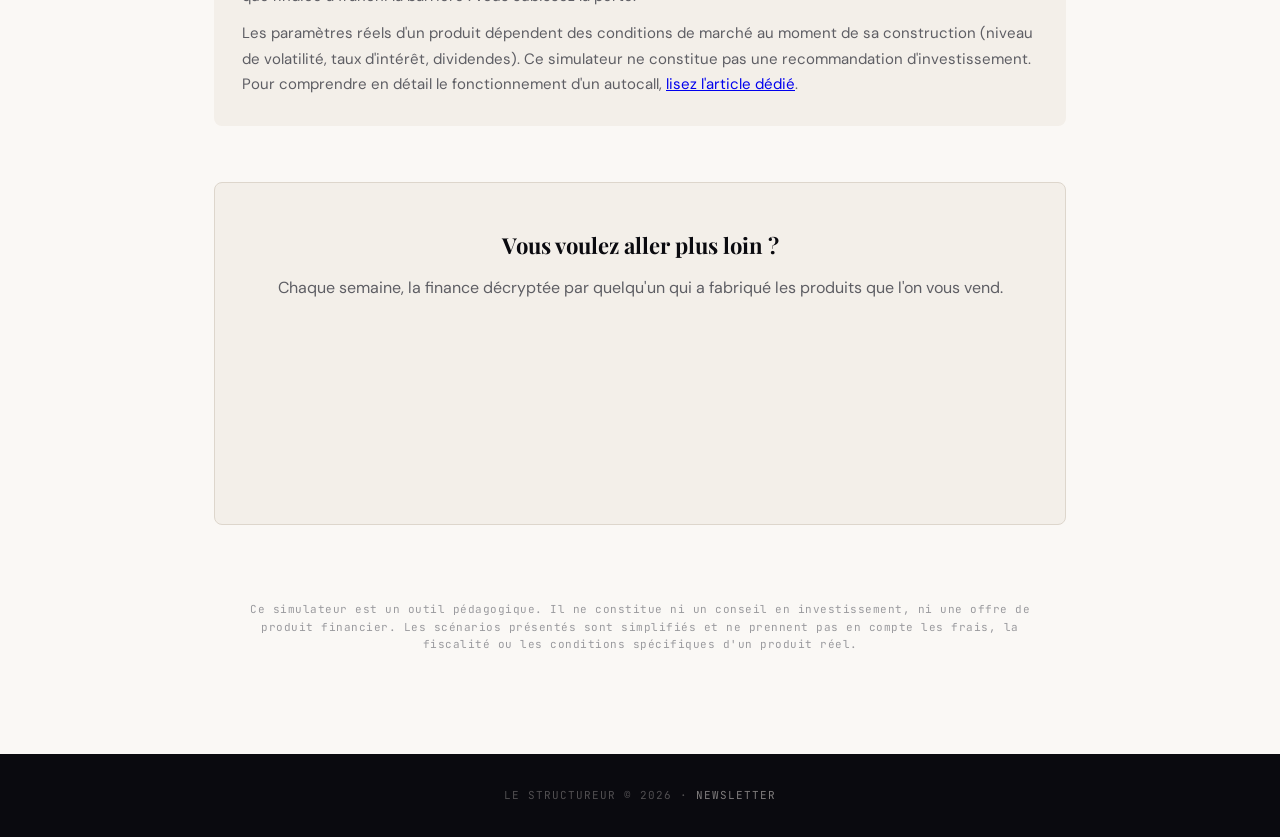
<file: outils/simulateur-autocall/index.html>
<!DOCTYPE html>
<html lang="fr">
<head>
    <meta charset="UTF-8">
    <meta name="viewport" content="width=device-width, initial-scale=1.0">
    <title>Simulateur autocall : visualisez les scénarios | Le Structureur</title>
    <meta name="description" content="Comprenez un autocall en 30 secondes. Entrez un coupon et une barrière, visualisez les scénarios favorables, intermédiaires et défavorables.">
    <meta property="og:title" content="Simulateur autocall : visualisez les scénarios">
    <meta property="og:description" content="Comprenez un autocall en 30 secondes. Entrez vos paramètres, visualisez les scénarios.">
    <meta property="og:type" content="website">
    <link rel="canonical" href="https://lestructureur.fr/outils/simulateur-autocall/">
    <meta property="og:image" content="https://lestructureur.fr/images/og-image.png">
    <link rel="icon" href="/favicon.svg" type="image/svg+xml">
    <link rel="stylesheet" href="/css/style.css">
    <script type="application/ld+json">
    {
        "@context": "https://schema.org",
        "@type": "WebApplication",
        "name": "Simulateur Autocall",
        "author": { "@type": "Person", "name": "Adrien" },
        "publisher": { "@type": "Organization", "name": "Le Structureur" },
        "description": "Simulateur de scénarios pour comprendre le fonctionnement d'un autocall."
    }
    </script>
    <script defer data-domain="lestructureur.fr" src="https://plausible.io/js/script.js"></script>
    <style>
        .sim-hero {
            background: var(--ink);
            color: var(--paper);
            padding: 140px 24px 60px;
            text-align: center;
        }

        .sim-hero::after {
            content: '';
            position: absolute;
            bottom: 0; left: 0; right: 0;
            height: 1px;
            background: linear-gradient(90deg, transparent, var(--gold), transparent);
        }

        .sim-hero h1 {
            font-family: var(--serif);
            font-size: clamp(32px, 5vw, 48px);
            font-weight: 900;
            letter-spacing: -1px;
            margin-bottom: 12px;
        }

        .sim-hero h1 em { color: var(--gold); font-style: italic; }

        .sim-hero p {
            font-size: 18px;
            color: rgba(245, 240, 235, 0.55);
            max-width: 500px;
            margin: 0 auto;
        }

        .sim-container {
            max-width: 900px;
            margin: 0 auto;
            padding: 48px 24px 80px;
        }

        /* Controls */
        .sim-controls {
            background: white;
            border: 1px solid var(--border);
            border-radius: 8px;
            padding: 32px;
            margin-bottom: 32px;
        }

        .sim-controls h2 {
            font-family: var(--serif);
            font-size: 22px;
            font-weight: 700;
            margin-bottom: 24px;
            color: var(--ink);
        }

        .controls-grid {
            display: grid;
            grid-template-columns: repeat(3, 1fr);
            gap: 24px;
        }

        .control-group {
            display: flex;
            flex-direction: column;
        }

        .control-group label {
            font-family: var(--mono);
            font-size: 11px;
            letter-spacing: 2px;
            text-transform: uppercase;
            color: var(--text-light);
            margin-bottom: 8px;
        }

        .control-group .value-display {
            font-family: var(--serif);
            font-size: 36px;
            font-weight: 900;
            color: var(--ink);
            margin-bottom: 8px;
            line-height: 1;
        }

        .control-group .value-display span {
            font-size: 20px;
            color: var(--text-light);
        }

        .control-group input[type="range"] {
            width: 100%;
            height: 6px;
            border-radius: 3px;
            background: var(--border);
            outline: none;
            appearance: none;
            cursor: pointer;
        }

        .control-group input[type="range"]::-webkit-slider-thumb {
            appearance: none;
            width: 20px;
            height: 20px;
            border-radius: 50%;
            background: var(--gold);
            cursor: pointer;
            border: 3px solid white;
            box-shadow: 0 2px 6px rgba(0,0,0,0.15);
        }

        .control-group input[type="range"]::-moz-range-thumb {
            width: 20px;
            height: 20px;
            border-radius: 50%;
            background: var(--gold);
            cursor: pointer;
            border: 3px solid white;
            box-shadow: 0 2px 6px rgba(0,0,0,0.15);
        }

        .control-hint {
            font-size: 13px;
            color: var(--text-light);
            margin-top: 6px;
        }

        /* Scenarios */
        .scenarios-grid {
            display: grid;
            grid-template-columns: repeat(3, 1fr);
            gap: 16px;
            margin-bottom: 32px;
        }

        .scenario-card {
            border-radius: 8px;
            padding: 28px;
            text-align: center;
        }

        .scenario-card.good {
            background: #eef6ee;
            border: 1px solid #c8e6c9;
        }

        .scenario-card.neutral {
            background: #f7f3ea;
            border: 1px solid #e8dcc8;
        }

        .scenario-card.bad {
            background: #fceeed;
            border: 1px solid #f5c6c6;
        }

        .scenario-card .sc-label {
            font-family: var(--mono);
            font-size: 10px;
            letter-spacing: 2px;
            text-transform: uppercase;
            margin-bottom: 12px;
        }

        .scenario-card.good .sc-label { color: #2d8a4e; }
        .scenario-card.neutral .sc-label { color: #b8960c; }
        .scenario-card.bad .sc-label { color: #c0392b; }

        .scenario-card .sc-market {
            font-family: var(--sans);
            font-size: 14px;
            color: var(--text-secondary);
            margin-bottom: 16px;
        }

        .scenario-card .sc-result {
            font-family: var(--serif);
            font-size: 32px;
            font-weight: 900;
            line-height: 1;
            margin-bottom: 6px;
        }

        .scenario-card.good .sc-result { color: #2d8a4e; }
        .scenario-card.neutral .sc-result { color: #b8960c; }
        .scenario-card.bad .sc-result { color: #c0392b; }

        .scenario-card .sc-detail {
            font-size: 14px;
            color: var(--text-secondary);
            line-height: 1.5;
        }

        /* Visual chart */
        .chart-section {
            background: white;
            border: 1px solid var(--border);
            border-radius: 8px;
            padding: 32px;
            margin-bottom: 32px;
        }

        .chart-section h2 {
            font-family: var(--serif);
            font-size: 22px;
            font-weight: 700;
            margin-bottom: 24px;
            color: var(--ink);
        }

        .chart-canvas {
            width: 100%;
            height: 300px;
            position: relative;
            border-bottom: 2px solid var(--ink);
            border-left: 2px solid var(--ink);
        }

        .chart-bar-group {
            position: absolute;
            bottom: 0;
            display: flex;
            flex-direction: column;
            align-items: center;
            width: 28%;
        }

        .chart-bar-group:nth-child(1) { left: 5%; }
        .chart-bar-group:nth-child(2) { left: 36%; }
        .chart-bar-group:nth-child(3) { left: 67%; }

        .chart-bar {
            width: 60%;
            border-radius: 4px 4px 0 0;
            transition: height 0.5s ease;
            position: relative;
        }

        .chart-bar.positive { background: #2d8a4e; }
        .chart-bar.zero { background: #b8960c; height: 4px !important; }
        .chart-bar.negative {
            background: #c0392b;
            border-radius: 0 0 4px 4px;
            position: absolute;
            top: 0;
        }

        .chart-bar-label {
            font-family: var(--mono);
            font-size: 11px;
            color: var(--text-secondary);
            text-align: center;
            margin-top: 8px;
            letter-spacing: 0.5px;
        }

        .chart-bar-value {
            font-family: var(--serif);
            font-size: 16px;
            font-weight: 700;
            text-align: center;
            margin-bottom: 4px;
        }

        .chart-zero-line {
            position: absolute;
            left: 0; right: 0;
            top: 50%;
            height: 1px;
            background: var(--border);
        }

        .chart-zero-label {
            position: absolute;
            left: -40px;
            top: 50%;
            transform: translateY(-50%);
            font-family: var(--mono);
            font-size: 10px;
            color: var(--text-light);
        }

        /* Explanation */
        .sim-explanation {
            background: var(--cream);
            border-radius: 8px;
            padding: 28px;
            margin-bottom: 32px;
        }

        .sim-explanation h3 {
            font-family: var(--serif);
            font-size: 18px;
            font-weight: 700;
            margin-bottom: 12px;
            color: var(--ink);
        }

        .sim-explanation p {
            font-size: 15px;
            color: var(--text-secondary);
            line-height: 1.7;
            margin-bottom: 12px;
        }

        .sim-explanation p:last-child { margin-bottom: 0; }

        /* Disclaimer */
        .sim-disclaimer {
            font-family: var(--mono);
            font-size: 11px;
            color: var(--text-light);
            text-align: center;
            padding: 20px;
            letter-spacing: 0.5px;
            line-height: 1.6;
        }

        @media (max-width: 768px) {
            .controls-grid { grid-template-columns: 1fr; gap: 20px; }
            .scenarios-grid { grid-template-columns: 1fr; }
            .sim-hero { padding: 120px 20px 48px; }
            .sim-container { padding: 32px 20px 60px; }
        }
    </style>
</head>
<body>

<div class="progress-bar"></div>

<header class="site-header">
    <div class="header-inner">
        <a href="/" class="site-title">Le Structureur<span>.</span></a>
        <nav class="site-nav">
            <a href="/#articles">Articles</a>
            <a href="/articles/iran/">Iran</a>
            <a href="/a-propos.html">À propos</a>
            <a href="https://lestructureur.substack.com" target="_blank" class="btn-subscribe">S'abonner</a>
        </nav>
    </div>
</header>

<section class="sim-hero">
    <h1>Simulateur <em>autocall</em></h1>
    <p>Ajustez les paramètres, visualisez les scénarios. Comprenez le produit en 30 secondes.</p>
</section>

<div class="sim-container">

    <div class="sim-controls">
        <h2>Paramètres du produit</h2>
        <div class="controls-grid">
            <div class="control-group">
                <label>Coupon annuel</label>
                <div class="value-display"><span id="coupon-display">7</span><span>%</span></div>
                <input type="range" id="coupon-slider" min="3" max="15" value="7" step="0.5">
                <p class="control-hint">Rendement versé si le produit est rappelé</p>
            </div>
            <div class="control-group">
                <label>Barrière de protection</label>
                <div class="value-display"><span id="barrier-display">40</span><span>%</span></div>
                <input type="range" id="barrier-slider" min="20" max="60" value="40" step="5">
                <p class="control-hint">Perte maximale de l'indice avant perte en capital</p>
            </div>
            <div class="control-group">
                <label>Durée de rappel</label>
                <div class="value-display"><span id="duration-display">2</span><span> ans</span></div>
                <input type="range" id="duration-slider" min="1" max="10" value="2" step="1">
                <p class="control-hint">Année à laquelle le produit est rappelé</p>
            </div>
        </div>
    </div>

    <div class="scenarios-grid">
        <div class="scenario-card good">
            <p class="sc-label">Scénario favorable</p>
            <p class="sc-market">L'indice est au dessus de son niveau initial</p>
            <p class="sc-result" id="good-result">+14%</p>
            <p class="sc-detail" id="good-detail">Capital remboursé + 2 coupons de 7%</p>
        </div>
        <div class="scenario-card neutral">
            <p class="sc-label">Scénario intermédiaire</p>
            <p class="sc-market">L'indice est en baisse mais au dessus de la barrière</p>
            <p class="sc-result" id="neutral-result">0%</p>
            <p class="sc-detail" id="neutral-detail">Capital remboursé, aucun coupon versé</p>
        </div>
        <div class="scenario-card bad">
            <p class="sc-label">Scénario défavorable</p>
            <p class="sc-market" id="bad-market">L'indice a perdu plus de 40%</p>
            <p class="sc-result" id="bad-result">-50%</p>
            <p class="sc-detail" id="bad-detail">Perte en capital proportionnelle à la baisse de l'indice</p>
        </div>
    </div>

    <div class="chart-section">
        <h2>Comparaison visuelle sur 10 000€ investis</h2>
        <div class="chart-canvas" id="chart">
            <div class="chart-zero-line"></div>
            <div class="chart-zero-label">10 000€</div>
        </div>
    </div>

    <div class="sim-explanation">
        <h3>Comment lire ce simulateur</h3>
        <p>Ce simulateur illustre les trois issues possibles d'un autocall à la date de rappel que vous avez sélectionnée. Le scénario favorable suppose que l'indice est revenu au dessus de son niveau initial : vous récupérez votre capital plus les coupons accumulés. Le scénario intermédiaire suppose que l'indice est en baisse mais n'a pas franchi la barrière de protection : vous récupérez votre capital sans coupon. Le scénario défavorable suppose que l'indice a franchi la barrière : vous subissez la perte.</p>
        <p>Les paramètres réels d'un produit dépendent des conditions de marché au moment de sa construction (niveau de volatilité, taux d'intérêt, dividendes). Ce simulateur ne constitue pas une recommandation d'investissement. Pour comprendre en détail le fonctionnement d'un autocall, <a href="/articles/autocall-comment-ca-marche/">lisez l'article dédié</a>.</p>
    </div>

    <div class="cta-box">
        <h3>Vous voulez aller plus loin ?</h3>
        <p>Chaque semaine, la finance décryptée par quelqu'un qui a fabriqué les produits que l'on vous vend.</p>
        <iframe src="https://lestructureur.substack.com/embed" width="100%" height="150" style="border:none; background:transparent;" frameborder="0" scrolling="no"></iframe>
    </div>

    <p class="sim-disclaimer">Ce simulateur est un outil pédagogique. Il ne constitue ni un conseil en investissement, ni une offre de produit financier. Les scénarios présentés sont simplifiés et ne prennent pas en compte les frais, la fiscalité ou les conditions spécifiques d'un produit réel.</p>
</div>

<footer class="site-footer">
    <p>Le Structureur © 2026 · <a href="https://lestructureur.substack.com" target="_blank">Newsletter</a></p>
</footer>

<script src="/js/main.js" defer></script>
<script>
    const couponSlider = document.getElementById('coupon-slider');
    const barrierSlider = document.getElementById('barrier-slider');
    const durationSlider = document.getElementById('duration-slider');
    const couponDisplay = document.getElementById('coupon-display');
    const barrierDisplay = document.getElementById('barrier-display');
    const durationDisplay = document.getElementById('duration-display');

    function update() {
        const coupon = parseFloat(couponSlider.value);
        const barrier = parseInt(barrierSlider.value);
        const duration = parseInt(durationSlider.value);

        couponDisplay.textContent = coupon;
        barrierDisplay.textContent = barrier;
        durationDisplay.textContent = duration;

        const totalReturn = coupon * duration;
        const lossExample = barrier + 10;

        // Scenario cards
        document.getElementById('good-result').textContent = '+' + totalReturn + '%';
        document.getElementById('good-detail').textContent = 'Capital remboursé + ' + duration + ' coupon' + (duration > 1 ? 's' : '') + ' de ' + coupon + '%';

        document.getElementById('neutral-result').textContent = '0%';
        document.getElementById('neutral-detail').textContent = 'Capital remboursé, aucun coupon versé';

        document.getElementById('bad-market').textContent = "L'indice a perdu plus de " + barrier + '%';
        document.getElementById('bad-result').textContent = '-' + lossExample + '%';
        document.getElementById('bad-detail').textContent = 'Perte en capital proportionnelle à la baisse de l\'indice';

        // Chart
        drawChart(totalReturn, lossExample);
    }

    function drawChart(gain, loss) {
        const chart = document.getElementById('chart');
        const base = 10000;
        const goodAmount = base + (base * gain / 100);
        const neutralAmount = base;
        const badAmount = base - (base * loss / 100);

        const maxVal = goodAmount;
        const minVal = Math.min(badAmount, 0);
        const range = maxVal - minVal;
        const chartHeight = 300;

        function yPos(val) {
            return chartHeight - ((val - minVal) / range) * chartHeight;
        }

        const zeroY = yPos(base);
        const goodY = yPos(goodAmount);
        const badY = yPos(badAmount);
        const goodBarH = zeroY - goodY;
        const badBarH = badY - zeroY;

        chart.innerHTML = `
            <div style="position:absolute;left:0;right:0;top:${zeroY}px;height:1px;background:var(--border);"></div>
            <div style="position:absolute;left:-45px;top:${zeroY}px;transform:translateY(-50%);font-family:var(--mono);font-size:10px;color:var(--text-light);">10 000€</div>

            <div style="position:absolute;left:5%;width:28%;text-align:center;">
                <div style="position:absolute;top:${goodY - 28}px;width:100%;font-family:var(--serif);font-size:16px;font-weight:700;color:#2d8a4e;">${goodAmount.toLocaleString('fr-FR')}€</div>
                <div style="position:absolute;top:${goodY}px;left:20%;width:60%;height:${goodBarH}px;background:#2d8a4e;border-radius:4px 4px 0 0;"></div>
                <div style="position:absolute;top:${chartHeight + 8}px;width:100%;font-family:var(--mono);font-size:11px;color:var(--text-secondary);">Favorable</div>
            </div>

            <div style="position:absolute;left:36%;width:28%;text-align:center;">
                <div style="position:absolute;top:${zeroY - 28}px;width:100%;font-family:var(--serif);font-size:16px;font-weight:700;color:#b8960c;">${neutralAmount.toLocaleString('fr-FR')}€</div>
                <div style="position:absolute;top:${zeroY - 2}px;left:20%;width:60%;height:4px;background:#b8960c;border-radius:2px;"></div>
                <div style="position:absolute;top:${chartHeight + 8}px;width:100%;font-family:var(--mono);font-size:11px;color:var(--text-secondary);">Intermédiaire</div>
            </div>

            <div style="position:absolute;left:67%;width:28%;text-align:center;">
                <div style="position:absolute;top:${badY + 8}px;width:100%;font-family:var(--serif);font-size:16px;font-weight:700;color:#c0392b;">${badAmount.toLocaleString('fr-FR')}€</div>
                <div style="position:absolute;top:${zeroY}px;left:20%;width:60%;height:${badBarH}px;background:#c0392b;border-radius:0 0 4px 4px;"></div>
                <div style="position:absolute;top:${chartHeight + 8}px;width:100%;font-family:var(--mono);font-size:11px;color:var(--text-secondary);">Défavorable</div>
            </div>
        `;
    }

    couponSlider.addEventListener('input', update);
    barrierSlider.addEventListener('input', update);
    durationSlider.addEventListener('input', update);

    update();
</script>
</body>
</html>
</file>
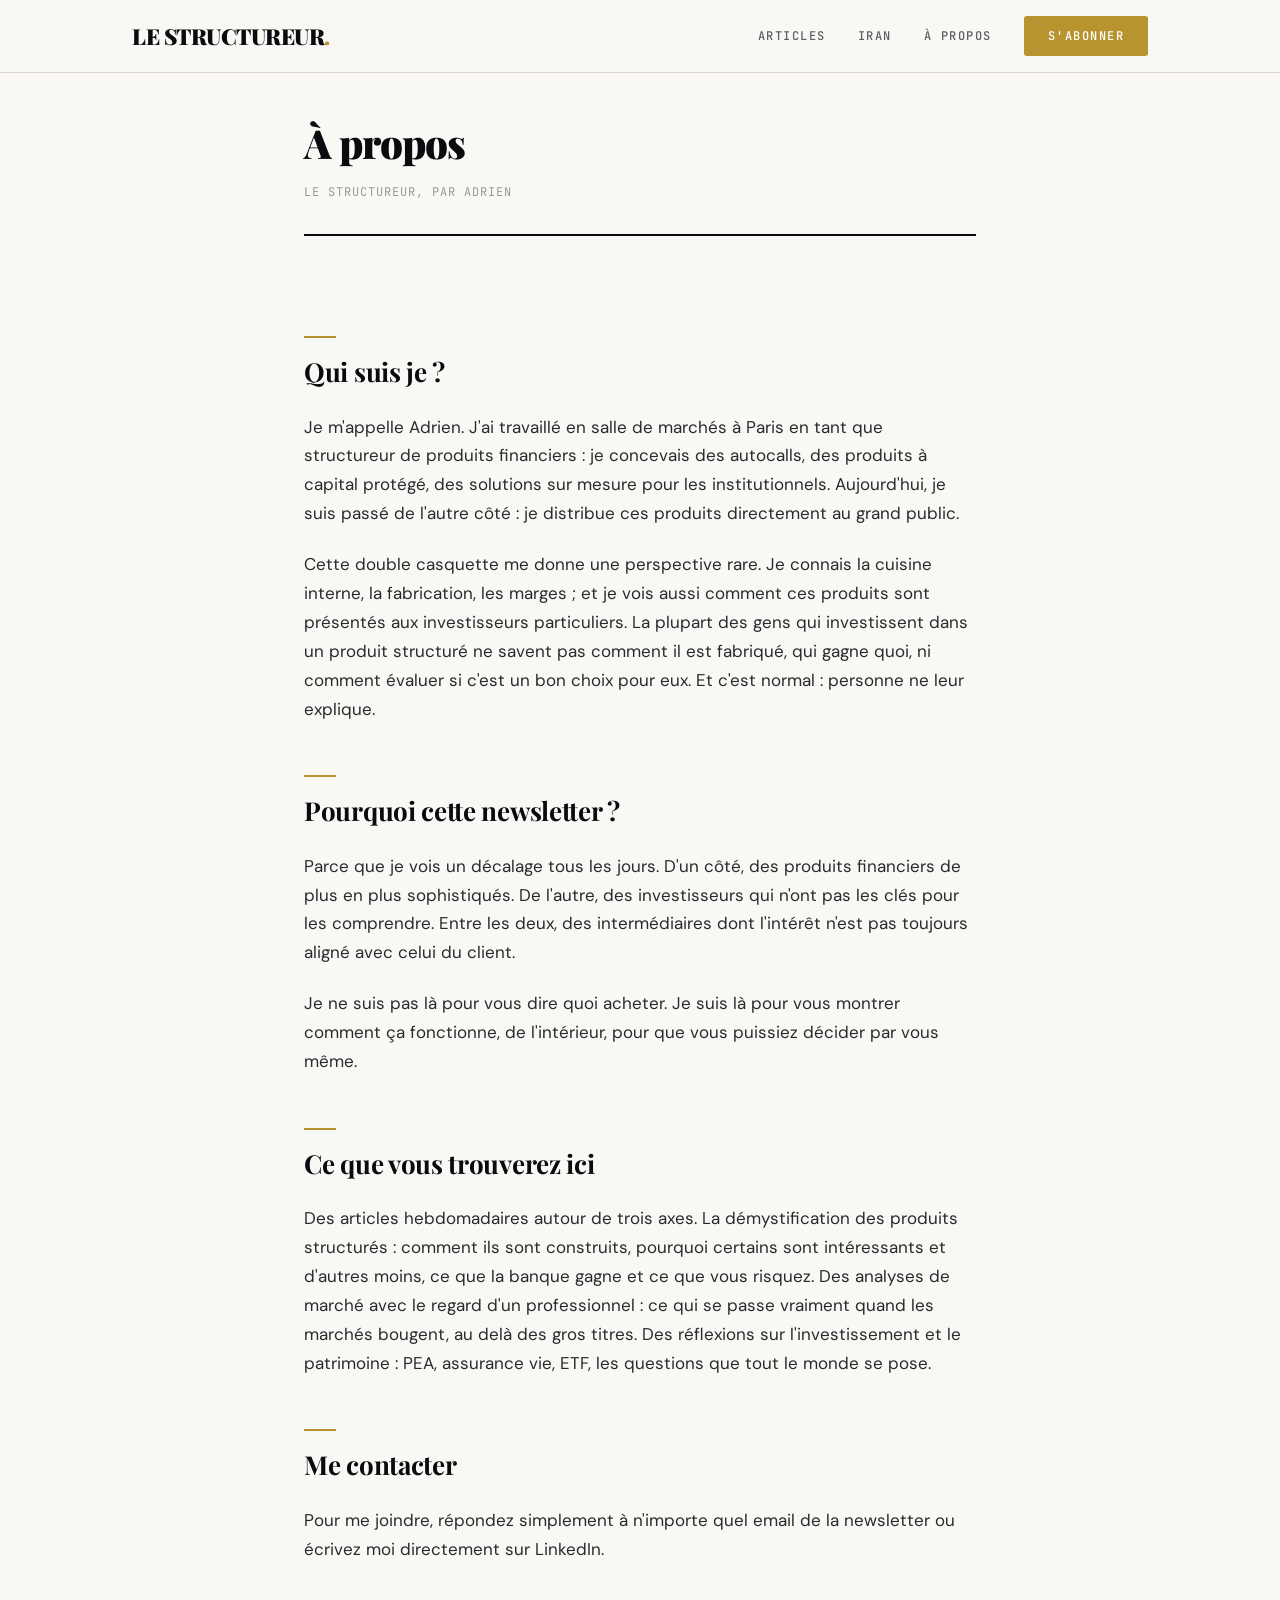
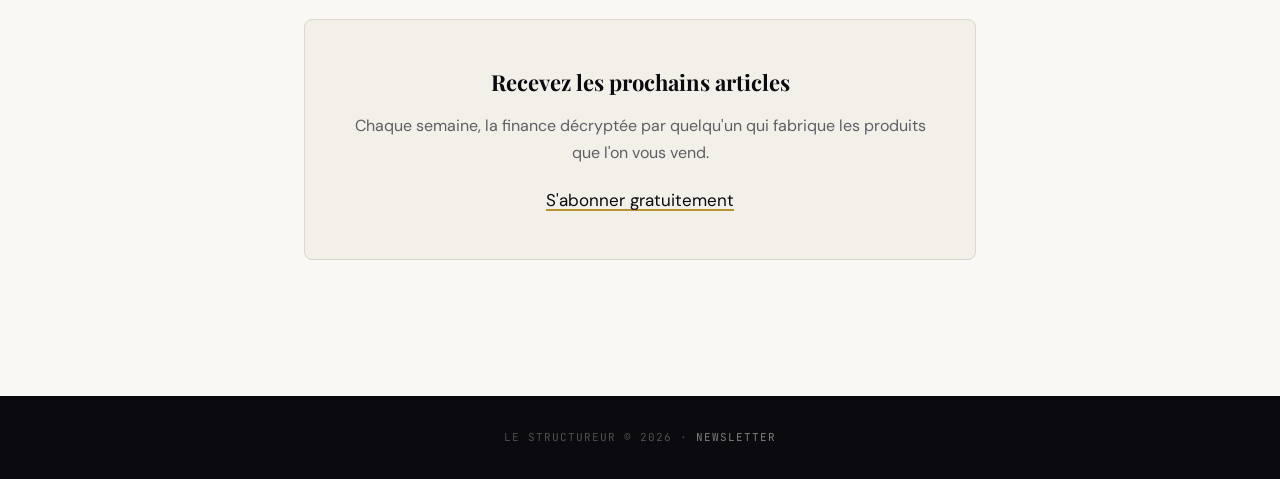
<file: a-propos.html>
<!DOCTYPE html>
<html lang="fr">
<head>
    <meta charset="UTF-8">
    <meta name="viewport" content="width=device-width, initial-scale=1.0">
    <title>À propos | Le Structureur</title>
    <meta name="description" content="Adrien, ancien structureur en salle de marchés, aujourd'hui dans la distribution de produits financiers au grand public.">
    <link rel="canonical" href="https://lestructureur.fr/a-propos.html">
    <meta property="og:title" content="À propos | Le Structureur">
    <meta property="og:description" content="Adrien, ancien structureur en salle de marchés, aujourd'hui dans la distribution de produits financiers au grand public.">
    <meta property="og:type" content="website">
    <meta property="og:image" content="https://lestructureur.fr/images/og-image.png">
    <link rel="icon" href="/favicon.svg" type="image/svg+xml">
    <link rel="stylesheet" href="/css/style.css">
    <script type="application/ld+json">{"@context":"https://schema.org","@type":"WebPage","name":"À propos","author":{"@type":"Person","name":"Adrien"},"publisher":{"@type":"Organization","name":"Le Structureur"}}</script>
    <script defer data-domain="lestructureur.fr" src="https://plausible.io/js/script.js"></script>
</head>
<body>

<div class="progress-bar"></div>

<header class="site-header">
    <div class="header-inner">
        <a href="/" class="site-title">Le Structureur<span>.</span></a>
        <nav class="site-nav">
            <a href="/#articles">Articles</a>
            <a href="/articles/iran/">Iran</a>
            <a href="/a-propos.html">À propos</a>
            <a href="https://lestructureur.substack.com" target="_blank" class="btn-subscribe">S'abonner</a>
        </nav>
    </div>
</header>

<div class="article-header">
    <h1>À propos</h1>
    <p class="meta">Le Structureur, par Adrien</p>
</div>

<div class="article-body">

<h2>Qui suis je ?</h2>

<p>Je m'appelle Adrien. J'ai travaillé en salle de marchés à Paris en tant que structureur de produits financiers : je concevais des autocalls, des produits à capital protégé, des solutions sur mesure pour les institutionnels. Aujourd'hui, je suis passé de l'autre côté : je distribue ces produits directement au grand public.</p>

<p>Cette double casquette me donne une perspective rare. Je connais la cuisine interne, la fabrication, les marges ; et je vois aussi comment ces produits sont présentés aux investisseurs particuliers. La plupart des gens qui investissent dans un produit structuré ne savent pas comment il est fabriqué, qui gagne quoi, ni comment évaluer si c'est un bon choix pour eux. Et c'est normal : personne ne leur explique.</p>

<h2>Pourquoi cette newsletter ?</h2>

<p>Parce que je vois un décalage tous les jours. D'un côté, des produits financiers de plus en plus sophistiqués. De l'autre, des investisseurs qui n'ont pas les clés pour les comprendre. Entre les deux, des intermédiaires dont l'intérêt n'est pas toujours aligné avec celui du client.</p>

<p>Je ne suis pas là pour vous dire quoi acheter. Je suis là pour vous montrer comment ça fonctionne, de l'intérieur, pour que vous puissiez décider par vous même.</p>

<h2>Ce que vous trouverez ici</h2>

<p>Des articles hebdomadaires autour de trois axes. La démystification des produits structurés : comment ils sont construits, pourquoi certains sont intéressants et d'autres moins, ce que la banque gagne et ce que vous risquez. Des analyses de marché avec le regard d'un professionnel : ce qui se passe vraiment quand les marchés bougent, au delà des gros titres. Des réflexions sur l'investissement et le patrimoine : PEA, assurance vie, ETF, les questions que tout le monde se pose.</p>

<h2>Me contacter</h2>

<p>Pour me joindre, répondez simplement à n'importe quel email de la newsletter ou écrivez moi directement sur LinkedIn.</p>

<div class="cta-box">
    <h3>Recevez les prochains articles</h3>
    <p>Chaque semaine, la finance décryptée par quelqu'un qui fabrique les produits que l'on vous vend.</p>
    <a href="https://lestructureur.substack.com" target="_blank">S'abonner gratuitement</a>
</div>

</div>

<footer class="site-footer">
    <p>Le Structureur © 2026 · <a href="https://lestructureur.substack.com" target="_blank">Newsletter</a></p>
</footer>

<script src="/js/main.js" defer></script>
</body>
</html>
</file>
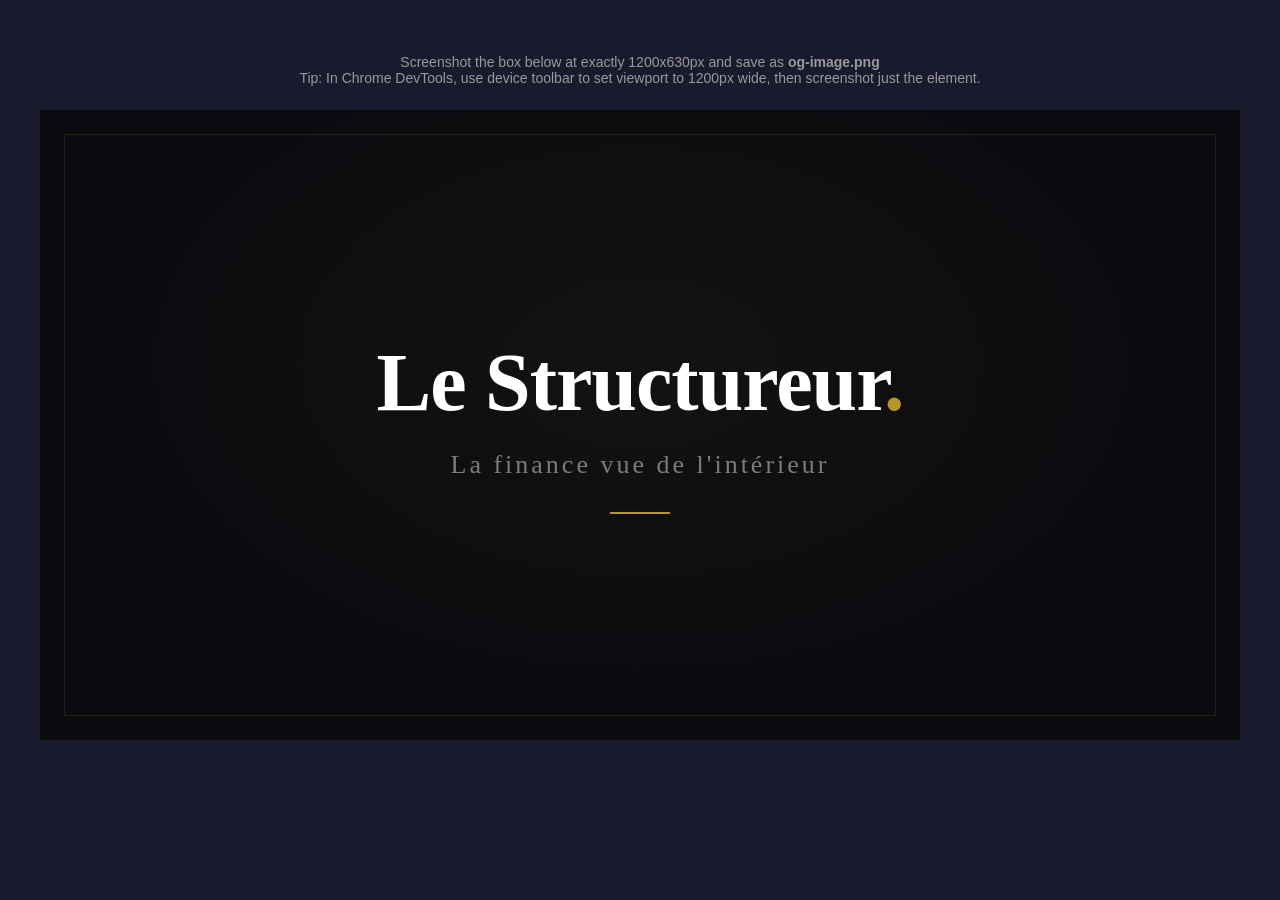
<file: images/og-generator.html>
<!DOCTYPE html>
<html lang="fr">
<head>
    <meta charset="UTF-8">
    <meta name="viewport" content="width=device-width, initial-scale=1.0">
    <title>OG Image Generator - Le Structureur</title>
    <style>
        body {
            margin: 0;
            padding: 40px;
            background: #1a1a2e;
            display: flex;
            flex-direction: column;
            align-items: center;
            font-family: sans-serif;
        }
        .instructions {
            color: #999;
            margin-bottom: 24px;
            font-size: 14px;
            text-align: center;
        }
        .og-image {
            width: 1200px;
            height: 630px;
            background: #0a0a0f;
            display: flex;
            flex-direction: column;
            align-items: center;
            justify-content: center;
            position: relative;
            overflow: hidden;
        }
        .og-image::before {
            content: '';
            position: absolute;
            top: 0;
            left: 0;
            right: 0;
            bottom: 0;
            background: radial-gradient(ellipse at 50% 40%, rgba(184, 148, 46, 0.06) 0%, transparent 70%);
            pointer-events: none;
        }
        .og-border {
            position: absolute;
            top: 24px;
            left: 24px;
            right: 24px;
            bottom: 24px;
            border: 1px solid rgba(184, 148, 46, 0.15);
        }
        .og-title {
            font-family: Georgia, 'Times New Roman', 'Playfair Display', serif;
            font-size: 82px;
            font-weight: 700;
            color: #ffffff;
            letter-spacing: -1px;
            margin: 0;
            position: relative;
            z-index: 1;
        }
        .og-title .dot {
            color: #b8942e;
        }
        .og-subtitle {
            font-family: Georgia, 'Times New Roman', serif;
            font-size: 26px;
            font-weight: 400;
            color: rgba(255, 255, 255, 0.45);
            letter-spacing: 3px;
            text-transform: none;
            margin-top: 20px;
            position: relative;
            z-index: 1;
        }
        .og-line {
            width: 60px;
            height: 2px;
            background: #b8942e;
            margin-top: 32px;
            position: relative;
            z-index: 1;
        }
    </style>
</head>
<body>
    <p class="instructions">
        Screenshot the box below at exactly 1200x630px and save as <strong>og-image.png</strong><br>
        Tip: In Chrome DevTools, use device toolbar to set viewport to 1200px wide, then screenshot just the element.
    </p>
    <div class="og-image" id="og-image">
        <div class="og-border"></div>
        <div class="og-title">Le Structureur<span class="dot">.</span></div>
        <div class="og-subtitle">La finance vue de l'int&#233;rieur</div>
        <div class="og-line"></div>
    </div>
</body>
</html>
</file>
<file: css/style.css>
@import url('https://fonts.googleapis.com/css2?family=Playfair+Display:ital,wght@0,400;0,700;0,900;1,400&family=DM+Sans:ital,wght@0,400;0,500;0,600;0,700;1,400&family=JetBrains+Mono:wght@400;500&display=swap');

:root {
    --ink: #0a0a0f;
    --paper: #faf8f5;
    --cream: #f3efe9;
    --warm: #ece6dc;
    --gold: #b8942e;
    --gold-light: #d4b45a;
    --green-soft: #e8f0e8;
    --green: #2d7a4e;
    --text: #2a2a2e;
    --text-secondary: #5e5e64;
    --text-light: #9a9a9e;
    --border: #ddd6cc;
    --serif: 'Playfair Display', Georgia, serif;
    --sans: 'DM Sans', system-ui, sans-serif;
    --mono: 'JetBrains Mono', monospace;
    --max-width: 720px;
    --wide: 1080px;
}

* { margin: 0; padding: 0; box-sizing: border-box; }

html { scroll-behavior: smooth; }

::selection {
    background: var(--gold);
    color: white;
}

body {
    font-family: var(--sans);
    color: var(--text);
    background: var(--paper);
    line-height: 1.7;
    font-size: 17px;
    -webkit-font-smoothing: antialiased;
    overflow-x: hidden;
}

/* ===== HEADER ===== */
/* ===== READING PROGRESS BAR ===== */
.progress-bar {
    position: fixed;
    top: 0; left: 0;
    width: 0%;
    height: 3px;
    background: linear-gradient(90deg, var(--gold), var(--gold-light));
    z-index: 200;
    transition: width 0.1s linear;
}

.site-header {
    position: fixed;
    top: 0; left: 0; right: 0;
    z-index: 100;
    background: rgba(250, 248, 245, 0.92);
    backdrop-filter: blur(16px);
    border-bottom: 1px solid var(--border);
    transition: box-shadow 0.3s ease, padding 0.3s ease;
}

.site-header.scrolled {
    box-shadow: 0 4px 20px rgba(0, 0, 0, 0.06);
}

.site-header.scrolled .header-inner {
    padding-top: 12px;
    padding-bottom: 12px;
}

.header-inner {
    max-width: var(--wide);
    margin: 0 auto;
    padding: 16px 32px;
    transition: padding 0.3s ease;
    display: flex;
    justify-content: space-between;
    align-items: center;
}

.site-title {
    font-family: var(--serif);
    font-size: 22px;
    font-weight: 900;
    color: var(--ink);
    text-decoration: none;
    letter-spacing: -0.5px;
    text-transform: uppercase;
}

.site-title span { color: var(--gold); }

.site-nav {
    display: flex;
    gap: 32px;
    align-items: center;
}

.site-nav a {
    font-family: var(--mono);
    font-size: 12px;
    font-weight: 500;
    color: var(--text-secondary);
    text-decoration: none;
    text-transform: uppercase;
    letter-spacing: 1.5px;
    transition: color 0.2s;
}

.site-nav a:hover { color: var(--ink); }

.btn-subscribe {
    font-family: var(--mono) !important;
    font-size: 12px !important;
    color: white !important;
    background: var(--gold);
    padding: 10px 24px;
    text-decoration: none;
    letter-spacing: 1.5px;
    border-radius: 3px;
    transition: all 0.3s ease;
}

.btn-subscribe:hover {
    background: var(--gold-light);
}

/* ===== HERO (sombre, signature) ===== */
.hero {
    background: var(--ink);
    color: var(--paper);
    padding: 160px 32px 100px;
    position: relative;
    overflow: hidden;
}

.hero::before {
    content: '';
    position: absolute;
    top: -50%; right: -20%;
    width: 800px; height: 800px;
    background: radial-gradient(circle, rgba(184, 148, 46, 0.06) 0%, transparent 70%);
    pointer-events: none;
}

.hero::after {
    content: '';
    position: absolute;
    bottom: 0; left: 0; right: 0;
    height: 1px;
    background: linear-gradient(90deg, transparent, var(--gold), transparent);
}

.hero-inner {
    max-width: var(--wide);
    margin: 0 auto;
    position: relative;
}

.hero-label {
    font-family: var(--mono);
    font-size: 11px;
    letter-spacing: 3px;
    text-transform: uppercase;
    color: var(--gold);
    margin-bottom: 32px;
    display: flex;
    align-items: center;
    gap: 12px;
}

.hero-label::before {
    content: '';
    width: 40px; height: 1px;
    background: var(--gold);
}

.hero h1 {
    font-family: var(--serif);
    font-size: clamp(48px, 7vw, 84px);
    font-weight: 900;
    line-height: 1.0;
    letter-spacing: -2px;
    margin-bottom: 32px;
    max-width: 900px;
}

.hero h1 em {
    font-style: italic;
    color: var(--gold);
}

.hero-description {
    font-size: 19px;
    color: rgba(245, 240, 235, 0.6);
    max-width: 520px;
    line-height: 1.7;
    margin-bottom: 48px;
}

.hero-cta {
    display: inline-flex;
    align-items: center;
    gap: 12px;
    font-family: var(--mono);
    font-size: 13px;
    font-weight: 500;
    color: var(--ink);
    background: var(--gold);
    padding: 16px 36px;
    text-decoration: none;
    letter-spacing: 1px;
    text-transform: uppercase;
    border-radius: 3px;
    transition: all 0.3s ease;
}

.hero-cta:hover {
    background: var(--gold-light);
    transform: translateY(-2px);
    box-shadow: 0 8px 32px rgba(184, 148, 46, 0.25);
}

.hero-cta svg {
    transition: transform 0.3s ease;
}

.hero-cta:hover svg {
    transform: translateX(4px);
}

/* ===== ARTICLES (clair, chaleureux) ===== */
.articles-section {
    max-width: var(--wide);
    margin: 0 auto;
    padding: 80px 32px;
}

.section-header {
    display: flex;
    justify-content: space-between;
    align-items: flex-end;
    margin-bottom: 40px;
    padding-bottom: 16px;
    border-bottom: 2px solid var(--text);
}

.section-label {
    font-family: var(--mono);
    font-size: 11px;
    letter-spacing: 3px;
    text-transform: uppercase;
    color: var(--text-light);
    margin-bottom: 4px;
}

.section-title {
    font-family: var(--serif);
    font-size: 32px;
    font-weight: 900;
    letter-spacing: -0.5px;
    color: var(--ink);
    border-bottom: none;
    margin-bottom: 0;
    padding-bottom: 0;
}

.section-count {
    font-family: var(--mono);
    font-size: 12px;
    color: var(--text-light);
    letter-spacing: 1px;
}

.articles-grid {
    display: grid;
    grid-template-columns: 1fr 1fr;
    gap: 24px;
}

.article-card {
    text-decoration: none;
    color: inherit;
    display: flex;
    flex-direction: column;
    padding: 32px;
    background: white;
    border: 1px solid var(--border);
    border-radius: 8px;
    transition: all 0.3s ease;
    position: relative;
    overflow: hidden;
}

.article-card:hover {
    border-color: var(--gold);
    box-shadow: 0 8px 24px rgba(0, 0, 0, 0.06);
    transform: translateY(-3px);
}

.article-card .tag {
    font-family: var(--mono);
    font-size: 10px;
    font-weight: 500;
    text-transform: uppercase;
    letter-spacing: 2px;
    color: var(--gold);
    margin-bottom: 14px;
}

.article-card .issue-number {
    font-family: var(--serif);
    font-size: 72px;
    font-weight: 900;
    color: rgba(0, 0, 0, 0.03);
    position: absolute;
    top: 8px; right: 16px;
    line-height: 1;
}

.article-card h3 {
    font-family: var(--serif);
    font-size: 22px;
    font-weight: 700;
    line-height: 1.3;
    margin-bottom: 12px;
    letter-spacing: -0.3px;
}

.article-card .excerpt {
    font-size: 15px;
    color: var(--text-secondary);
    line-height: 1.65;
    margin-bottom: 20px;
    flex-grow: 1;
}

.article-card .meta {
    font-family: var(--mono);
    font-size: 11px;
    color: var(--text-light);
    letter-spacing: 1px;
    text-transform: uppercase;
    display: flex;
    justify-content: space-between;
    align-items: center;
    padding-top: 14px;
    border-top: 1px solid var(--border);
}

.read-arrow {
    width: 20px; height: 20px;
    color: var(--text-light);
    transition: all 0.3s ease;
}

.article-card:hover .read-arrow {
    transform: translateX(6px);
    color: var(--gold);
}

/* ===== ABOUT (fond crème, chaleureux) ===== */
.about-section {
    background: var(--cream);
    padding: 80px 32px;
    position: relative;
}

.about-inner {
    max-width: var(--wide);
    margin: 0 auto;
    display: grid;
    grid-template-columns: 1fr 1.5fr;
    gap: 64px;
    align-items: start;
}

.about-label {
    font-family: var(--mono);
    font-size: 11px;
    letter-spacing: 3px;
    text-transform: uppercase;
    color: var(--gold);
    margin-bottom: 20px;
    display: flex;
    align-items: center;
    gap: 12px;
}

.about-label::before {
    content: '';
    width: 40px; height: 1px;
    background: var(--gold);
}

.about-inner h2 {
    font-family: var(--serif);
    font-size: 38px;
    font-weight: 900;
    line-height: 1.15;
    letter-spacing: -1px;
    color: var(--ink);
}

.about-inner h2 em {
    font-style: italic;
    color: var(--gold);
}

.about-text p {
    font-size: 17px;
    color: var(--text-secondary);
    line-height: 1.8;
    margin-bottom: 18px;
}

/* ===== NEWSLETTER (fond blanc, aéré) ===== */
.newsletter-section {
    background: white;
    padding: 80px 32px;
    text-align: center;
    border-top: 1px solid var(--border);
    border-bottom: 1px solid var(--border);
}

.newsletter-inner {
    max-width: 560px;
    margin: 0 auto;
}

.newsletter-inner h2 {
    font-family: var(--serif);
    font-size: 30px;
    font-weight: 900;
    margin-bottom: 12px;
    letter-spacing: -0.5px;
    color: var(--ink);
}

.newsletter-inner p {
    font-size: 16px;
    color: var(--text-secondary);
    margin-bottom: 28px;
    line-height: 1.6;
}

/* ===== FOOTER (sombre, rappel du hero) ===== */
.site-footer {
    background: var(--ink);
    padding: 32px;
    text-align: center;
}

.site-footer p {
    font-family: var(--mono);
    font-size: 11px;
    color: rgba(245, 240, 235, 0.3);
    letter-spacing: 1px;
    text-transform: uppercase;
}

.site-footer a {
    color: rgba(245, 240, 235, 0.5);
    text-decoration: none;
    transition: color 0.2s;
}

.site-footer a:hover { color: var(--gold); }

/* ===== ARTICLE PAGE ===== */
.article-header {
    max-width: var(--max-width);
    margin: 0 auto;
    padding: 120px 24px 0;
}

.article-header .tag {
    font-family: var(--mono);
    font-size: 11px;
    font-weight: 500;
    text-transform: uppercase;
    letter-spacing: 2px;
    color: var(--gold);
    margin-bottom: 16px;
}

.article-header h1 {
    font-family: var(--serif);
    font-size: 40px;
    font-weight: 900;
    line-height: 1.15;
    letter-spacing: -1px;
    margin-bottom: 16px;
    color: var(--ink);
}

.article-header .subtitle {
    font-size: 19px;
    color: var(--text-secondary);
    margin-bottom: 20px;
}

.article-header .meta {
    font-family: var(--mono);
    font-size: 12px;
    color: var(--text-light);
    letter-spacing: 1px;
    text-transform: uppercase;
    padding-bottom: 32px;
    border-bottom: 2px solid var(--ink);
}

.article-body {
    max-width: var(--max-width);
    margin: 0 auto;
    padding: 48px 24px 80px;
}

.article-body h2 {
    font-family: var(--serif);
    font-size: 26px;
    font-weight: 700;
    margin-top: 52px;
    margin-bottom: 18px;
    letter-spacing: -0.3px;
    color: var(--ink);
}

.article-body p {
    margin-bottom: 22px;
    color: var(--text);
}

.article-body strong { font-weight: 600; }

.highlight-box {
    background: var(--cream);
    border-left: 3px solid var(--ink);
    padding: 24px 28px;
    margin: 32px 0;
    font-size: 16px;
    border-radius: 0 6px 6px 0;
}

.highlight-box p { margin-bottom: 12px; }
.highlight-box p:last-child { margin-bottom: 0; }

.key-point { font-weight: 600; }

.scenario-box {
    padding: 24px 28px;
    margin: 20px 0;
    font-size: 16px;
    border-radius: 0 6px 6px 0;
}

.scenario-box p { margin-bottom: 8px; }
.scenario-box p:last-child { margin-bottom: 0; }

.scenario-box.good {
    background: #eef6ee;
    border-left: 3px solid #2d8a4e;
}

.scenario-box.neutral {
    background: #f7f3ea;
    border-left: 3px solid #b8960c;
}

.scenario-box.bad {
    background: #fceeed;
    border-left: 3px solid #c0392b;
}

.scenario-label {
    font-family: var(--mono);
    font-size: 11px;
    font-weight: 500;
    text-transform: uppercase;
    letter-spacing: 2px;
    margin-bottom: 8px;
}

.scenario-box.good .scenario-label { color: #2d8a4e; }
.scenario-box.neutral .scenario-label { color: #b8960c; }
.scenario-box.bad .scenario-label { color: #c0392b; }

.pullquote {
    font-family: var(--serif);
    font-size: 24px;
    font-style: italic;
    color: var(--ink);
    border-left: 3px solid var(--gold);
    padding: 4px 0 4px 28px;
    margin: 44px 0;
    line-height: 1.45;
}

.product-card {
    background: var(--ink);
    color: var(--paper);
    padding: 28px;
    margin: 32px 0;
    border-radius: 8px;
}

.product-card h3 {
    font-family: var(--mono);
    font-size: 11px;
    font-weight: 500;
    text-transform: uppercase;
    letter-spacing: 2px;
    color: var(--gold);
    margin-bottom: 20px;
}

.product-card table {
    width: 100%;
    border-collapse: collapse;
}

.product-card td {
    padding: 10px 0;
    border-bottom: 1px solid rgba(245, 240, 235, 0.1);
    font-size: 15px;
}

.product-card td:first-child {
    font-family: var(--mono);
    font-size: 12px;
    font-weight: 500;
    color: rgba(245, 240, 235, 0.5);
    width: 40%;
    text-transform: uppercase;
    letter-spacing: 0.5px;
}

.product-card td:last-child { font-weight: 600; }
.product-card tr:last-child td { border-bottom: none; }

/* ===== CTA BOX ===== */
.cta-box {
    background: var(--cream);
    border: 1px solid var(--border);
    padding: 44px;
    margin: 56px 0;
    text-align: center;
    border-radius: 8px;
    position: relative;
}

.cta-box h3 {
    font-family: var(--serif);
    font-size: 22px;
    font-weight: 700;
    margin-bottom: 10px;
    color: var(--ink);
}

.cta-box p {
    color: var(--text-secondary);
    margin-bottom: 20px;
    font-size: 16px;
}

/* ===== READING TIME ===== */
.reading-time {
    font-family: var(--mono);
    font-size: 12px;
    color: var(--text-light);
}

/* ===== ARTICLE NAV ===== */
.article-nav {
    max-width: var(--max-width);
    margin: 0 auto;
    padding: 40px 24px;
    border-top: 2px solid var(--ink);
}

.article-nav p {
    font-family: var(--mono);
    font-size: 11px;
    font-weight: 500;
    text-transform: uppercase;
    letter-spacing: 2px;
    color: var(--text-light);
    margin-bottom: 8px;
}

.article-nav a {
    font-family: var(--serif);
    font-size: 22px;
    font-weight: 700;
    color: var(--ink);
    text-decoration: none;
    transition: color 0.2s;
}

.article-nav a:hover { color: var(--gold); }

/* ===== ARTICLE BODY LINKS ===== */
.article-body a {
    color: var(--ink);
    text-decoration: none;
    background-image: linear-gradient(var(--gold), var(--gold));
    background-size: 100% 2px;
    background-position: 0 100%;
    background-repeat: no-repeat;
    transition: background-size 0.3s ease, color 0.2s;
}

.article-body a:hover {
    color: var(--gold);
    background-size: 100% 100%;
    background-image: linear-gradient(var(--gold-light), var(--gold-light));
    color: var(--ink);
}

/* ===== H2 DECORATION IN ARTICLES ===== */
.article-body h2::before {
    content: '';
    display: block;
    width: 32px;
    height: 2px;
    background: var(--gold);
    margin-bottom: 12px;
}

/* ===== SCROLL REVEAL ===== */
.reveal {
    opacity: 0;
    transform: translateY(24px);
    transition: opacity 0.7s ease, transform 0.7s ease;
}

.reveal.visible {
    opacity: 1;
    transform: translateY(0);
}

/* stagger children */
.reveal-stagger > .reveal:nth-child(1) { transition-delay: 0s; }
.reveal-stagger > .reveal:nth-child(2) { transition-delay: 0.1s; }
.reveal-stagger > .reveal:nth-child(3) { transition-delay: 0.2s; }
.reveal-stagger > .reveal:nth-child(4) { transition-delay: 0.3s; }

/* ===== ANIMATIONS ===== */
@keyframes fadeUp {
    from { opacity: 0; transform: translateY(20px); }
    to { opacity: 1; transform: translateY(0); }
}

.hero-label { animation: fadeUp 0.6s ease 0.1s both; }
.hero h1 { animation: fadeUp 0.6s ease 0.2s both; }
.hero-description { animation: fadeUp 0.6s ease 0.35s both; }
.hero-cta { animation: fadeUp 0.6s ease 0.5s both; }

/* ===== RESPONSIVE ===== */
@media (max-width: 768px) {
    .header-inner { padding: 14px 20px; }
    .site-nav { gap: 16px; }
    .site-nav a:not(.btn-subscribe) { display: none; }
    .hero { padding: 120px 20px 60px; }
    .hero h1 { letter-spacing: -1px; }
    .articles-section { padding: 48px 20px; }
    .articles-grid { grid-template-columns: 1fr; }
    .about-inner { grid-template-columns: 1fr; gap: 32px; }
    .about-section { padding: 60px 20px; }
    .newsletter-section { padding: 60px 20px; }
    .article-header { padding: 100px 20px 0; }
    .article-header h1 { font-size: 30px; }
    .article-body { padding: 32px 20px 60px; }
    .pullquote { font-size: 20px; }
    .cta-box { padding: 28px 20px; }
    .section-header { flex-direction: column; align-items: flex-start; gap: 8px; }
}
</file>
